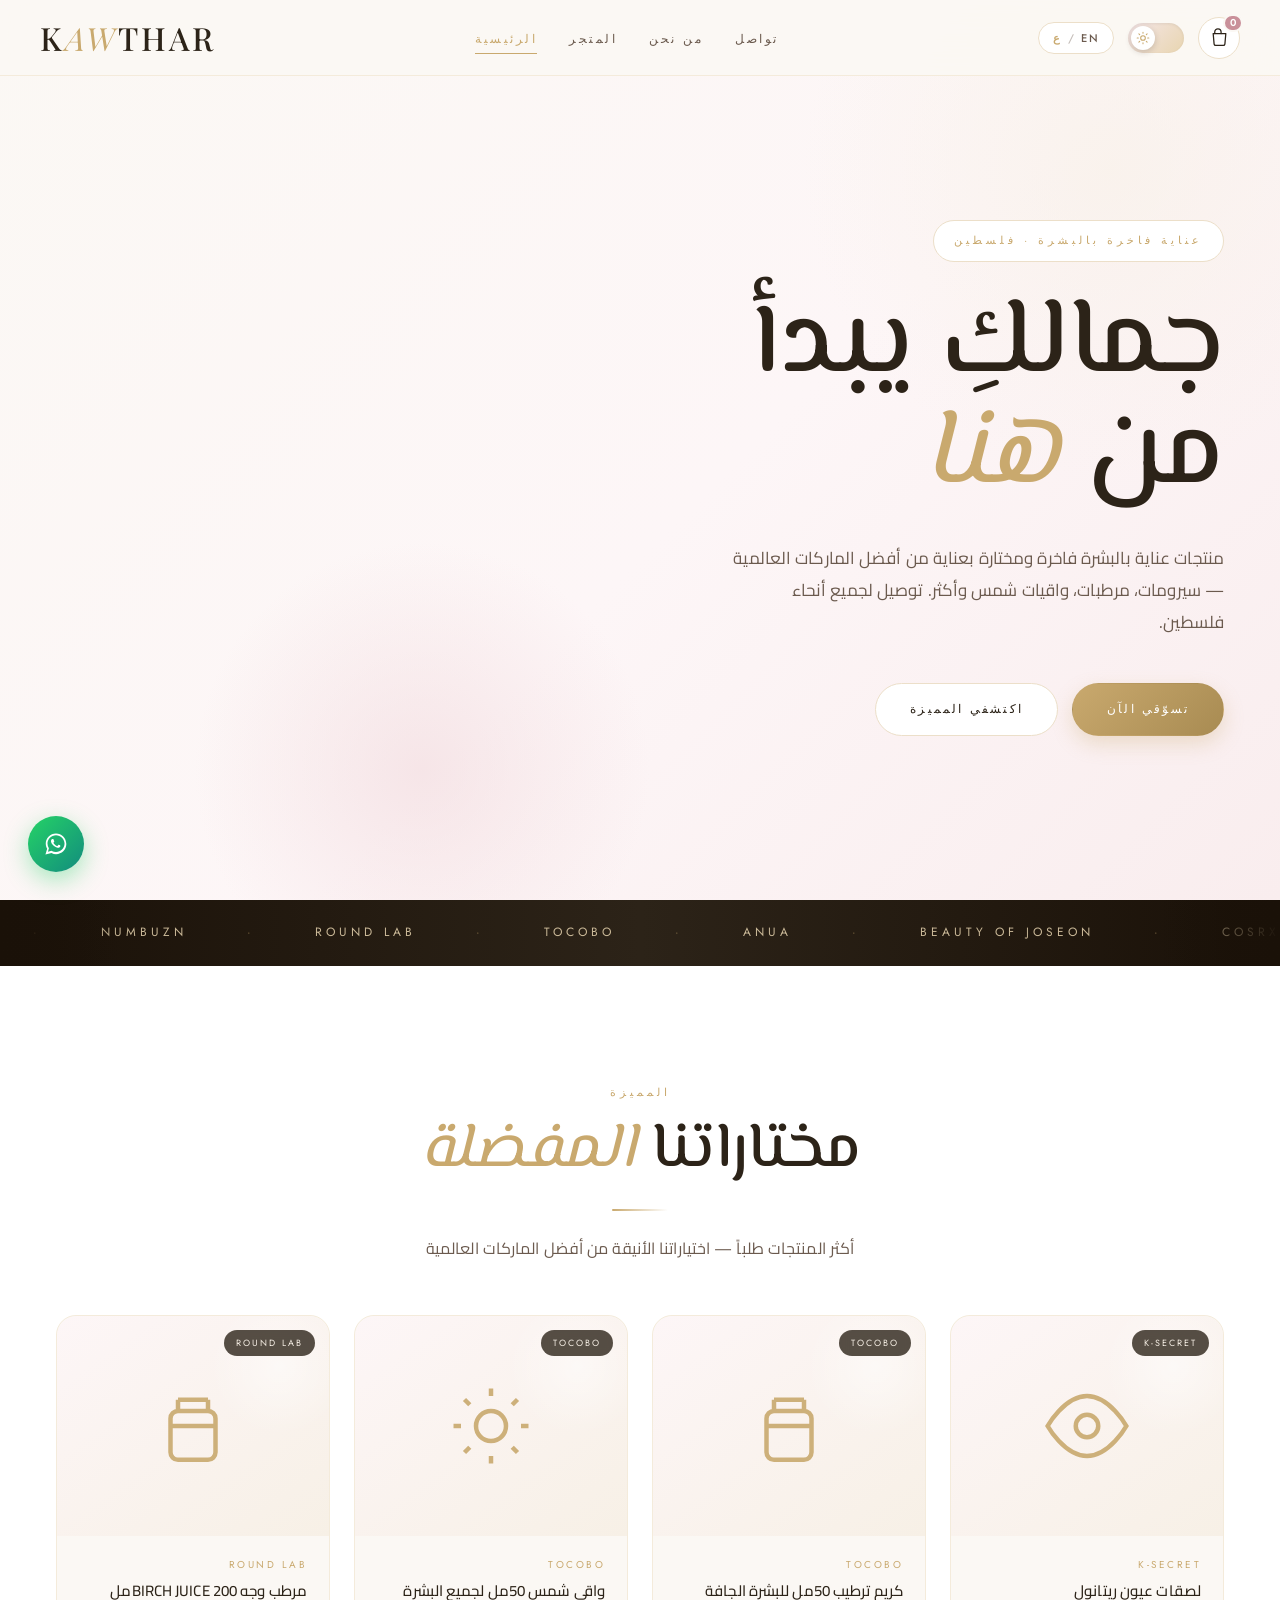
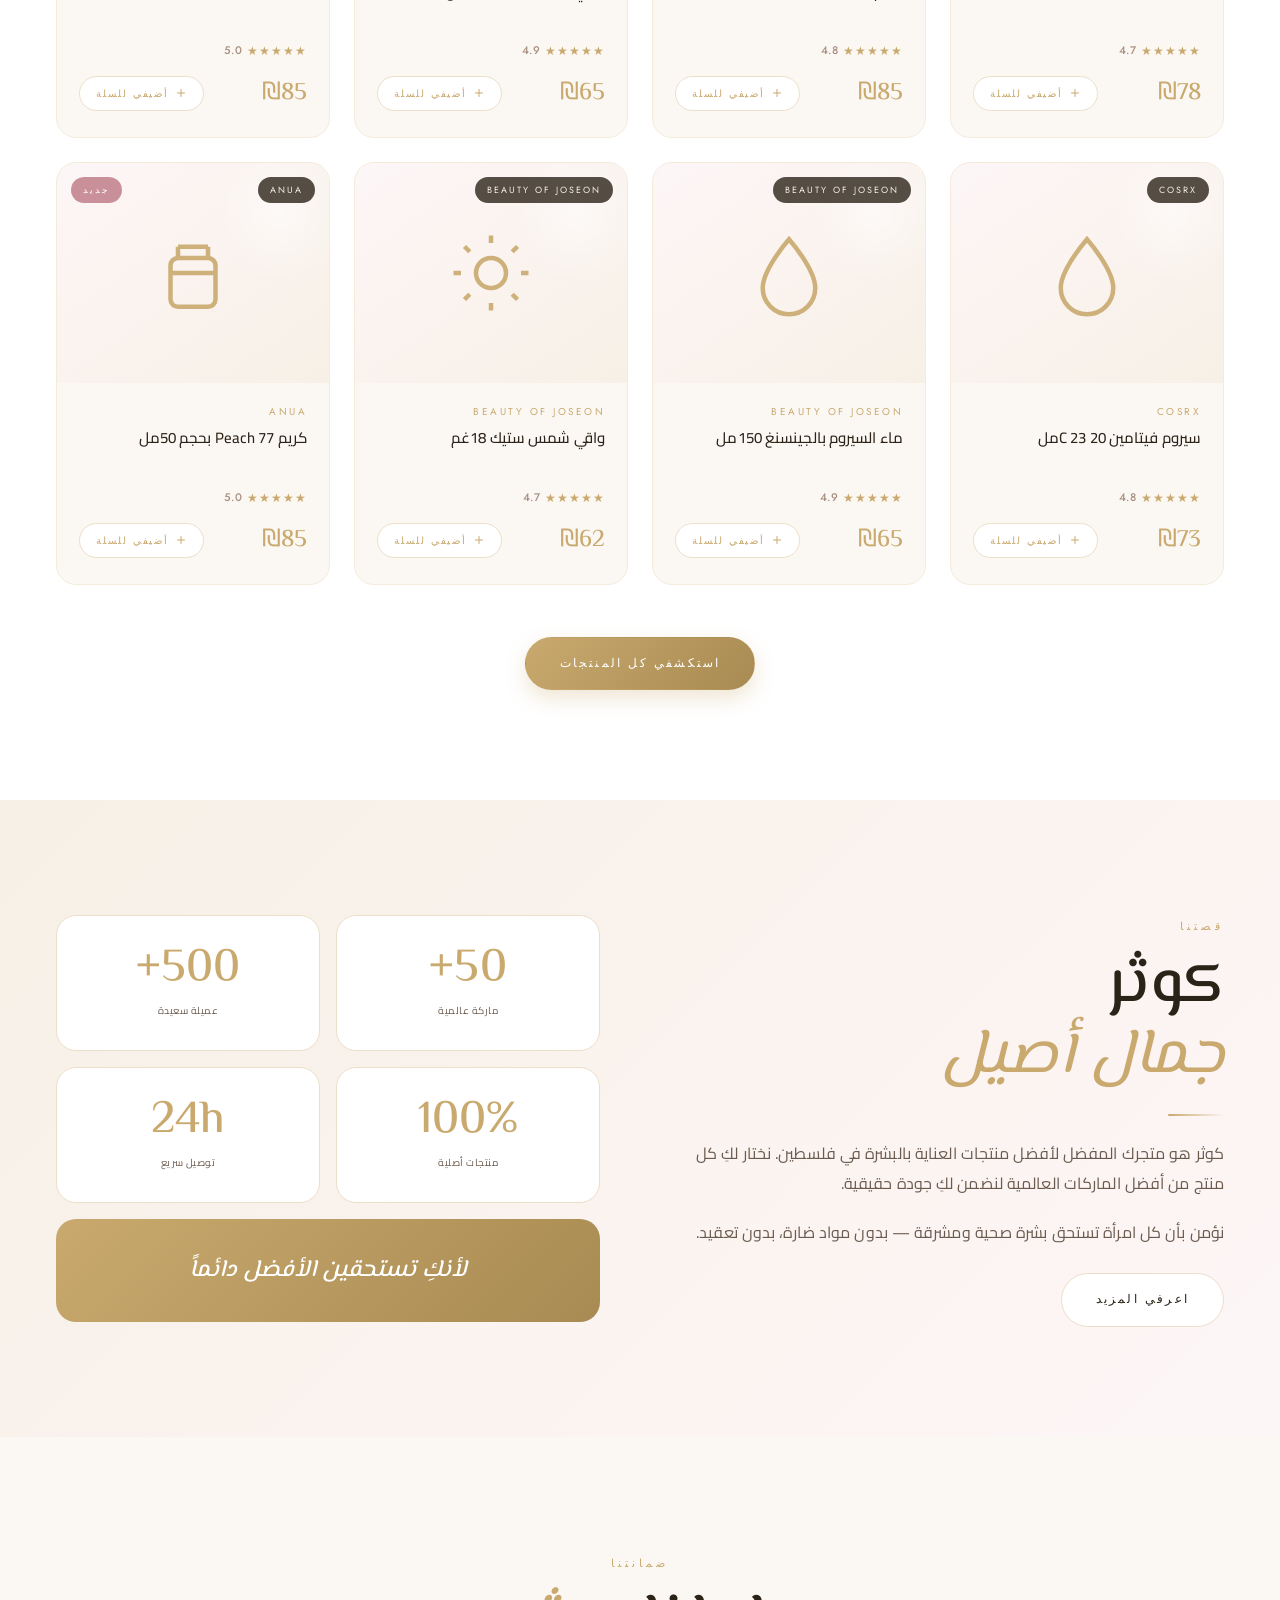
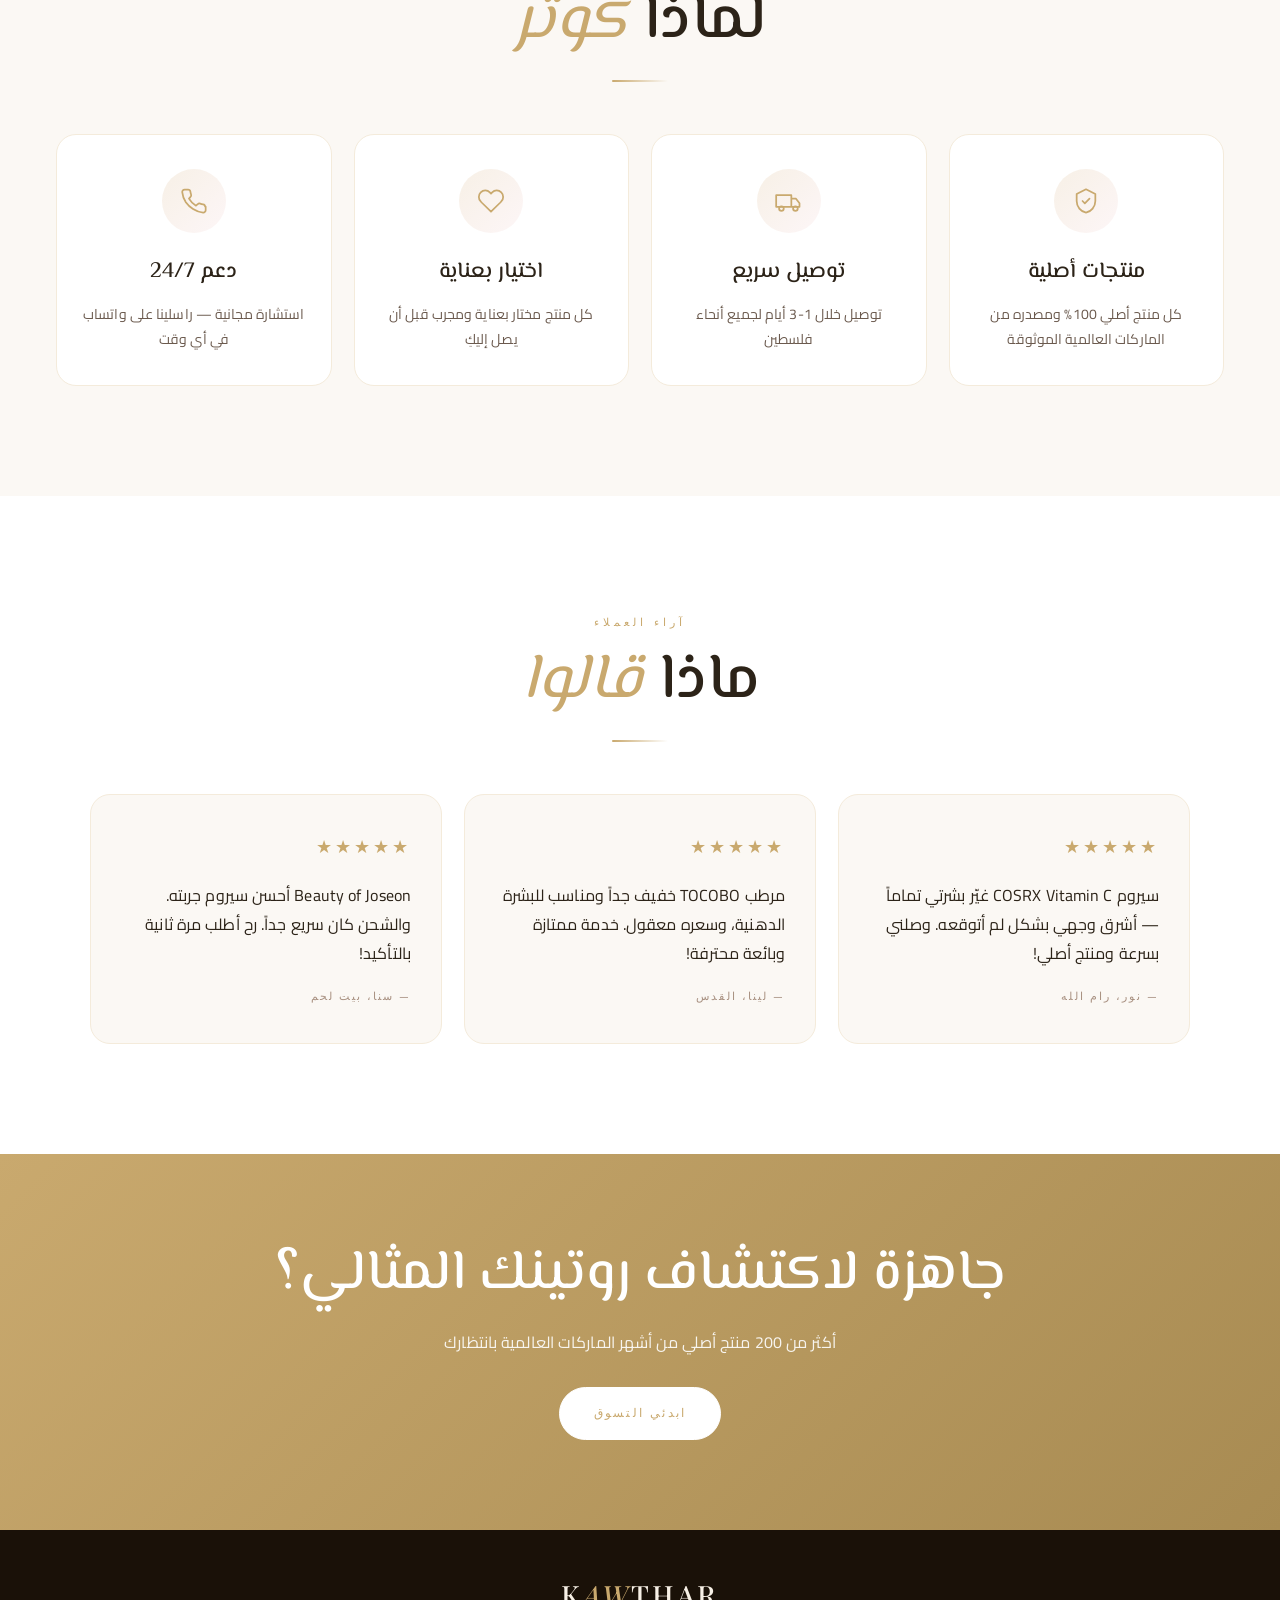
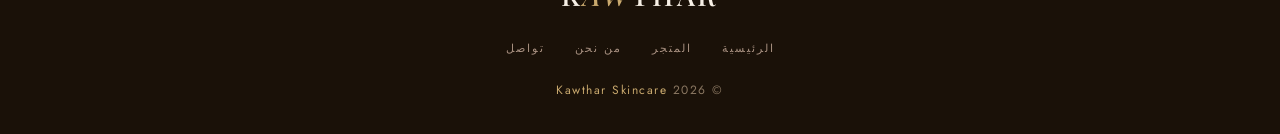
<file: index.html>
<!DOCTYPE html>
<html lang="ar" dir="rtl">
<head>
<meta charset="UTF-8">
<meta name="viewport" content="width=device-width, initial-scale=1.0">
<title data-ar="كوثر | عناية فاخرة بالبشرة" data-en="Kawthar | Luxury Skincare">كوثر | عناية فاخرة بالبشرة</title>
<link rel="preconnect" href="https://fonts.googleapis.com">
<link rel="preconnect" href="https://fonts.gstatic.com" crossorigin>
<link href="https://fonts.googleapis.com/css2?family=Playfair+Display:ital,wght@0,400;0,500;0,600;1,400;1,500&family=Cormorant+Garamond:ital,wght@0,400;0,500;1,400&family=Jost:wght@300;400;500;600&family=Cairo:wght@300;400;500;600;700&family=El+Messiri:wght@400;500;600;700&display=swap" rel="stylesheet">
<link rel="stylesheet" href="shared.css">
</head>
<body>

<nav></nav>

<section class="hero">
  <div class="hero-content">
    <span class="hero-tag" data-ar="عناية فاخرة بالبشرة · فلسطين" data-en="Luxury Skincare · Palestine">عناية فاخرة بالبشرة · فلسطين</span>
    <h1>
      <span data-ar="جمالكِ يبدأ" data-en="Your beauty">جمالكِ يبدأ</span><br>
      <span data-ar="من" data-en="begins">من</span> <em data-ar="هنا" data-en="here">هنا</em>
    </h1>
    <p data-ar="منتجات عناية بالبشرة فاخرة ومختارة بعناية من أفضل الماركات العالمية — سيرومات، مرطبات، واقيات شمس وأكثر. توصيل لجميع أنحاء فلسطين."
       data-en="Luxury skincare hand-picked from the world's finest brands — serums, moisturizers, sunscreens and more. Delivery across Palestine.">
      منتجات عناية بالبشرة فاخرة ومختارة بعناية من أفضل الماركات العالمية — سيرومات، مرطبات، واقيات شمس وأكثر. توصيل لجميع أنحاء فلسطين.
    </p>
    <div class="hero-btns">
      <a href="shop.html" class="btn btn-gold" data-ar="تسوّقي الآن" data-en="Shop Now">تسوّقي الآن</a>
      <a href="#featured" class="btn btn-soft" data-ar="اكتشفي المميزة" data-en="Discover Featured">اكتشفي المميزة</a>
    </div>
  </div>
</section>

<div class="brands-bar"></div>

<section class="products-section" id="featured">
  <div class="center-wrap" style="margin-bottom:52px">
    <span class="section-tag" data-ar="المميزة" data-en="Featured">المميزة</span>
    <h2 class="section-title">
      <span data-ar="مختاراتنا" data-en="Our">مختاراتنا</span>
      <em data-ar="المفضلة" data-en="Favorites">المفضلة</em>
    </h2>
    <div class="divider"></div>
    <p class="section-sub" data-ar="أكثر المنتجات طلباً — اختياراتنا الأنيقة من أفضل الماركات العالمية"
       data-en="The most-loved picks — our curated selection from the world's finest brands">
      أكثر المنتجات طلباً — اختياراتنا الأنيقة من أفضل الماركات العالمية
    </p>
  </div>
  <div class="product-grid" id="featuredGrid"></div>
  <div style="text-align:center;margin-top:52px">
    <a href="shop.html" class="btn btn-gold" data-ar="استكشفي كل المنتجات" data-en="Browse All Products">استكشفي كل المنتجات</a>
  </div>
</section>

<section class="about-section">
  <div class="about-content">
    <span class="section-tag" data-ar="قصتنا" data-en="Our Story">قصتنا</span>
    <h2 class="section-title">
      <span data-ar="كوثر" data-en="Kawthar">كوثر</span><br>
      <em data-ar="جمال أصيل" data-en="Timeless Beauty">جمال أصيل</em>
    </h2>
    <div class="divider"></div>
    <p class="section-sub" style="margin-bottom:18px"
       data-ar="كوثر هو متجرك المفضل لأفضل منتجات العناية بالبشرة في فلسطين. نختار لكِ كل منتج من أفضل الماركات العالمية لنضمن لكِ جودة حقيقية."
       data-en="Kawthar is your favorite destination for the finest skincare in Palestine. Every product is hand-picked from the world's best brands to guarantee true quality.">
      كوثر هو متجرك المفضل لأفضل منتجات العناية بالبشرة في فلسطين.
    </p>
    <p class="section-sub" style="margin-bottom:26px"
       data-ar="نؤمن بأن كل امرأة تستحق بشرة صحية ومشرقة — بدون مواد ضارة، بدون تعقيد."
       data-en="We believe every woman deserves healthy, glowing skin — no harsh ingredients, no complications.">
      نؤمن بأن كل امرأة تستحق بشرة صحية ومشرقة.
    </p>
    <a href="about.html" class="btn btn-soft" data-ar="اعرفي المزيد" data-en="Learn More">اعرفي المزيد</a>
  </div>
  <div class="about-visuals">
    <div class="about-stat"><span class="num">50+</span><span class="lbl lbl-ar" data-ar="ماركة عالمية" data-en="Global Brands">ماركة عالمية</span></div>
    <div class="about-stat"><span class="num">500+</span><span class="lbl lbl-ar" data-ar="عميلة سعيدة" data-en="Happy Clients">عميلة سعيدة</span></div>
    <div class="about-stat"><span class="num">100%</span><span class="lbl lbl-ar" data-ar="منتجات أصلية" data-en="Authentic">منتجات أصلية</span></div>
    <div class="about-stat"><span class="num">24h</span><span class="lbl lbl-ar" data-ar="توصيل سريع" data-en="Fast Delivery">توصيل سريع</span></div>
    <div class="about-big"><p data-ar="لأنكِ تستحقين الأفضل دائماً" data-en="Because you always deserve the best">لأنكِ تستحقين الأفضل دائماً</p></div>
  </div>
</section>

<section class="policy-section center-wrap">
  <span class="section-tag" data-ar="ضمانتنا" data-en="Our Promise">ضمانتنا</span>
  <h2 class="section-title"><span data-ar="لماذا" data-en="Why">لماذا</span> <em data-ar="كوثر" data-en="Kawthar">كوثر</em></h2>
  <div class="divider"></div>
  <div class="policy-grid">
    <div class="policy-card">
      <div class="policy-icon" id="pIcon1"></div>
      <h3 data-ar="منتجات أصلية" data-en="100% Authentic">منتجات أصلية</h3>
      <p data-ar="كل منتج أصلي 100% ومصدره من الماركات العالمية الموثوقة" data-en="Every product is 100% genuine, sourced from trusted global brands.">
        كل منتج أصلي 100% ومصدره من الماركات العالمية الموثوقة
      </p>
    </div>
    <div class="policy-card">
      <div class="policy-icon" id="pIcon2"></div>
      <h3 data-ar="توصيل سريع" data-en="Fast Delivery">توصيل سريع</h3>
      <p data-ar="توصيل خلال 1-3 أيام لجميع أنحاء فلسطين" data-en="1–3 day delivery all across Palestine.">
        توصيل خلال 1-3 أيام لجميع أنحاء فلسطين
      </p>
    </div>
    <div class="policy-card">
      <div class="policy-icon" id="pIcon3"></div>
      <h3 data-ar="اختيار بعناية" data-en="Hand-picked">اختيار بعناية</h3>
      <p data-ar="كل منتج مختار بعناية ومجرب قبل أن يصل إليكِ" data-en="Every item is tried and tested before it reaches you.">
        كل منتج مختار بعناية ومجرب قبل أن يصل إليكِ
      </p>
    </div>
    <div class="policy-card">
      <div class="policy-icon" id="pIcon4"></div>
      <h3 data-ar="دعم 24/7" data-en="24/7 Support">دعم 24/7</h3>
      <p data-ar="استشارة مجانية — راسلينا على واتساب في أي وقت" data-en="Free consultation — message us on WhatsApp anytime.">
        استشارة مجانية — راسلينا على واتساب في أي وقت
      </p>
    </div>
  </div>
</section>

<section class="reviews-section">
  <span class="section-tag" data-ar="آراء العملاء" data-en="Testimonials">آراء العملاء</span>
  <h2 class="section-title"><span data-ar="ماذا" data-en="What they">ماذا</span> <em data-ar="قالوا" data-en="say">قالوا</em></h2>
  <div class="divider" style="margin:22px auto"></div>
  <div class="reviews-grid">
    <div class="review-card">
      <div class="stars">★★★★★</div>
      <blockquote data-ar="سيروم COSRX Vitamin C غيّر بشرتي تماماً — أشرق وجهي بشكل لم أتوقعه. وصلني بسرعة ومنتج أصلي!"
                  data-en="COSRX Vitamin C serum completely changed my skin — my face glows like never before. Arrived quickly, 100% authentic!">
        "سيروم COSRX Vitamin C غيّر بشرتي تماماً — أشرق وجهي بشكل لم أتوقعه."
      </blockquote>
      <div class="reviewer" data-ar="— نور، رام الله" data-en="— Noor, Ramallah">— نور، رام الله</div>
    </div>
    <div class="review-card">
      <div class="stars">★★★★★</div>
      <blockquote data-ar="مرطب TOCOBO خفيف جداً ومناسب للبشرة الدهنية، وسعره معقول. خدمة ممتازة وبائعة محترفة!"
                  data-en="TOCOBO moisturizer is so lightweight, perfect for oily skin, and priced fairly. Excellent service!">
        "مرطب TOCOBO خفيف جداً ومناسب للبشرة الدهنية."
      </blockquote>
      <div class="reviewer" data-ar="— لينا، القدس" data-en="— Lina, Jerusalem">— لينا، القدس</div>
    </div>
    <div class="review-card">
      <div class="stars">★★★★★</div>
      <blockquote data-ar="Beauty of Joseon أحسن سيروم جربته. والشحن كان سريع جداً. رح أطلب مرة ثانية بالتأكيد!"
                  data-en="Beauty of Joseon is the best serum I've tried. Super fast shipping — definitely ordering again!">
        "Beauty of Joseon أحسن سيروم جربته."
      </blockquote>
      <div class="reviewer" data-ar="— سنا، بيت لحم" data-en="— Sana, Bethlehem">— سنا، بيت لحم</div>
    </div>
  </div>
</section>

<section class="cta-banner">
  <h2 data-ar="جاهزة لاكتشاف روتينك المثالي؟" data-en="Ready to find your perfect routine?">جاهزة لاكتشاف روتينك المثالي؟</h2>
  <p data-ar="أكثر من 200 منتج أصلي من أشهر الماركات العالمية بانتظارك" data-en="Over 200 authentic products from top global brands are waiting for you">
    أكثر من 200 منتج أصلي من أشهر الماركات العالمية بانتظارك
  </p>
  <a href="shop.html" class="btn btn-soft" data-ar="ابدئي التسوق" data-en="Start Shopping">ابدئي التسوق</a>
</section>

<footer></footer>

<script src="shared.js"></script>
<script>
document.getElementById('pIcon1').innerHTML = ICONS.shield;
document.getElementById('pIcon2').innerHTML = ICONS.truck;
document.getElementById('pIcon3').innerHTML = ICONS.heart;
document.getElementById('pIcon4').innerHTML = ICONS.phone;

const featured = products.filter(p => p.isFeatured).slice(0, 8);
window.filteredProducts = featured;

function renderFeatured(){
  document.getElementById('featuredGrid').innerHTML = featured.map((p,i)=> productCardHTML(p, i)).join('');
}
renderFeatured();
window.renderActiveProducts = renderFeatured;

initKawthar({ active: 'home', source: 'filteredProducts' });
</script>
</body>
</html>
</file>
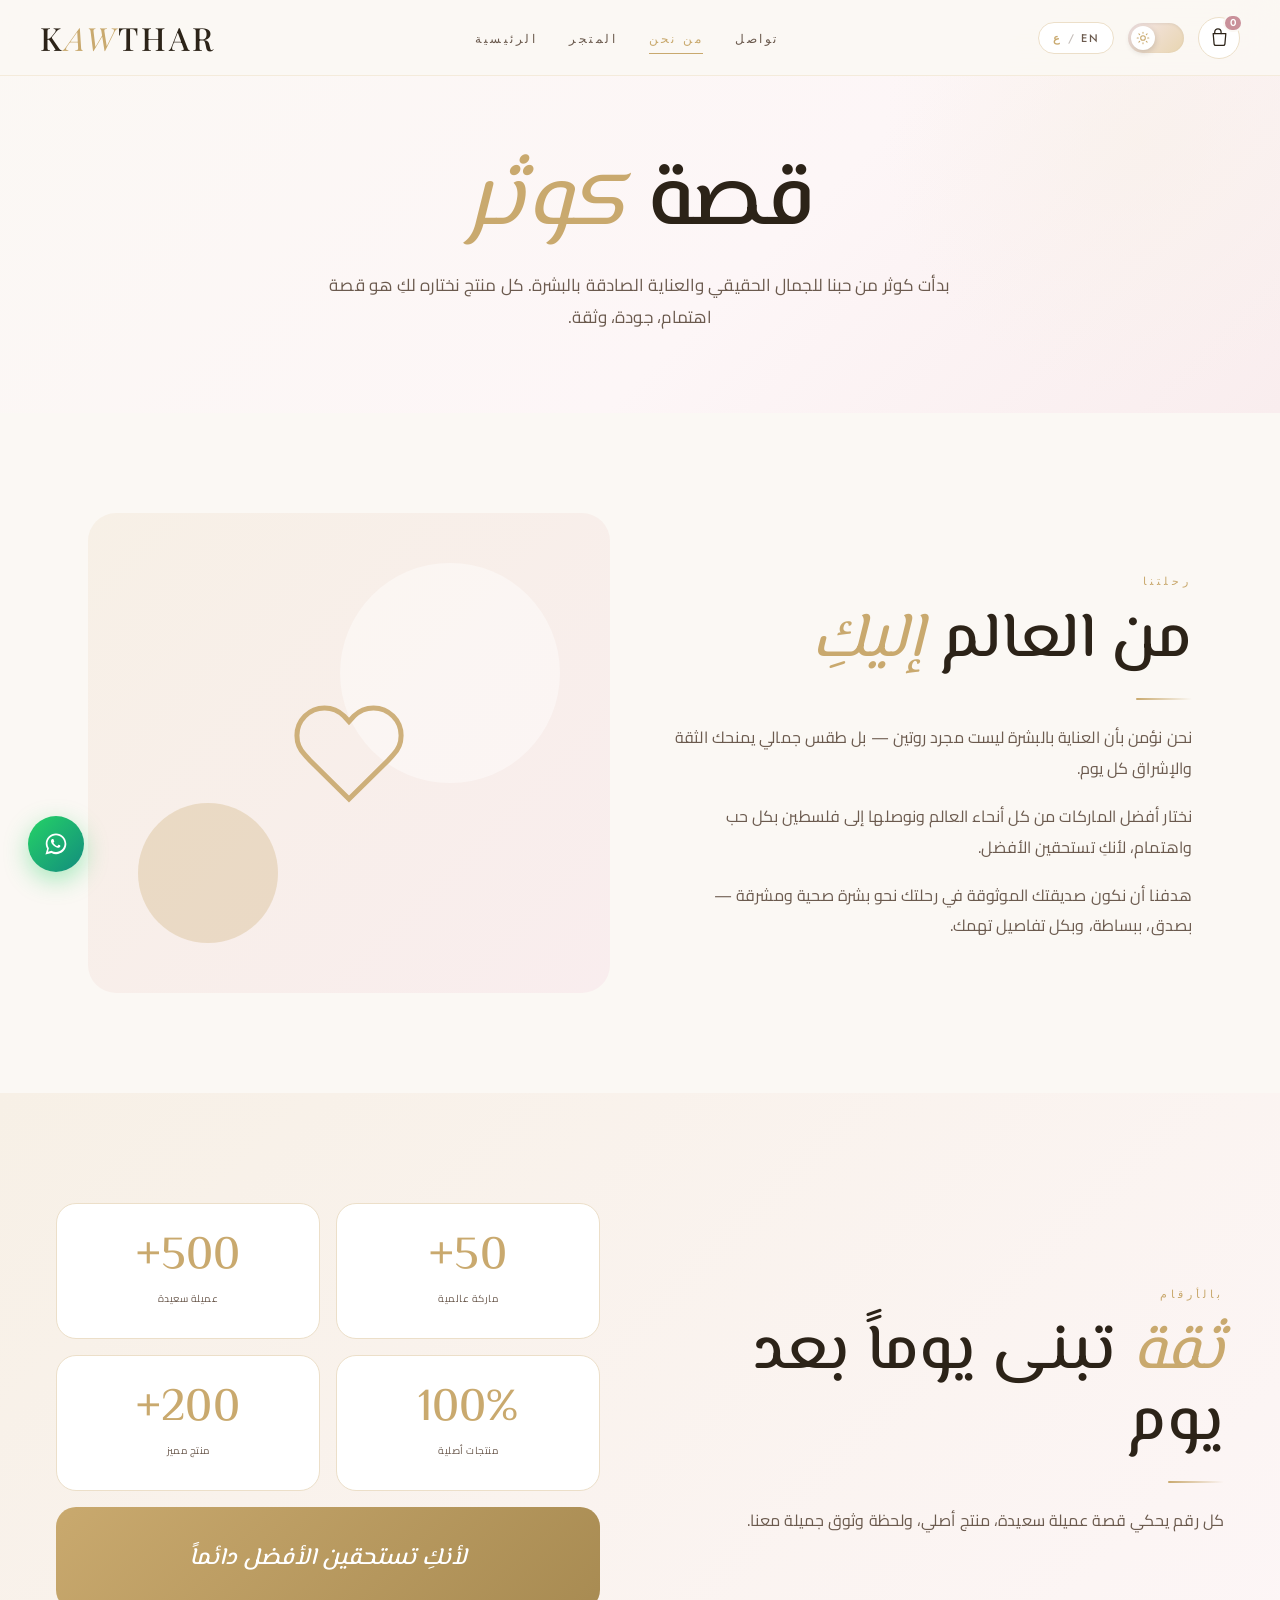
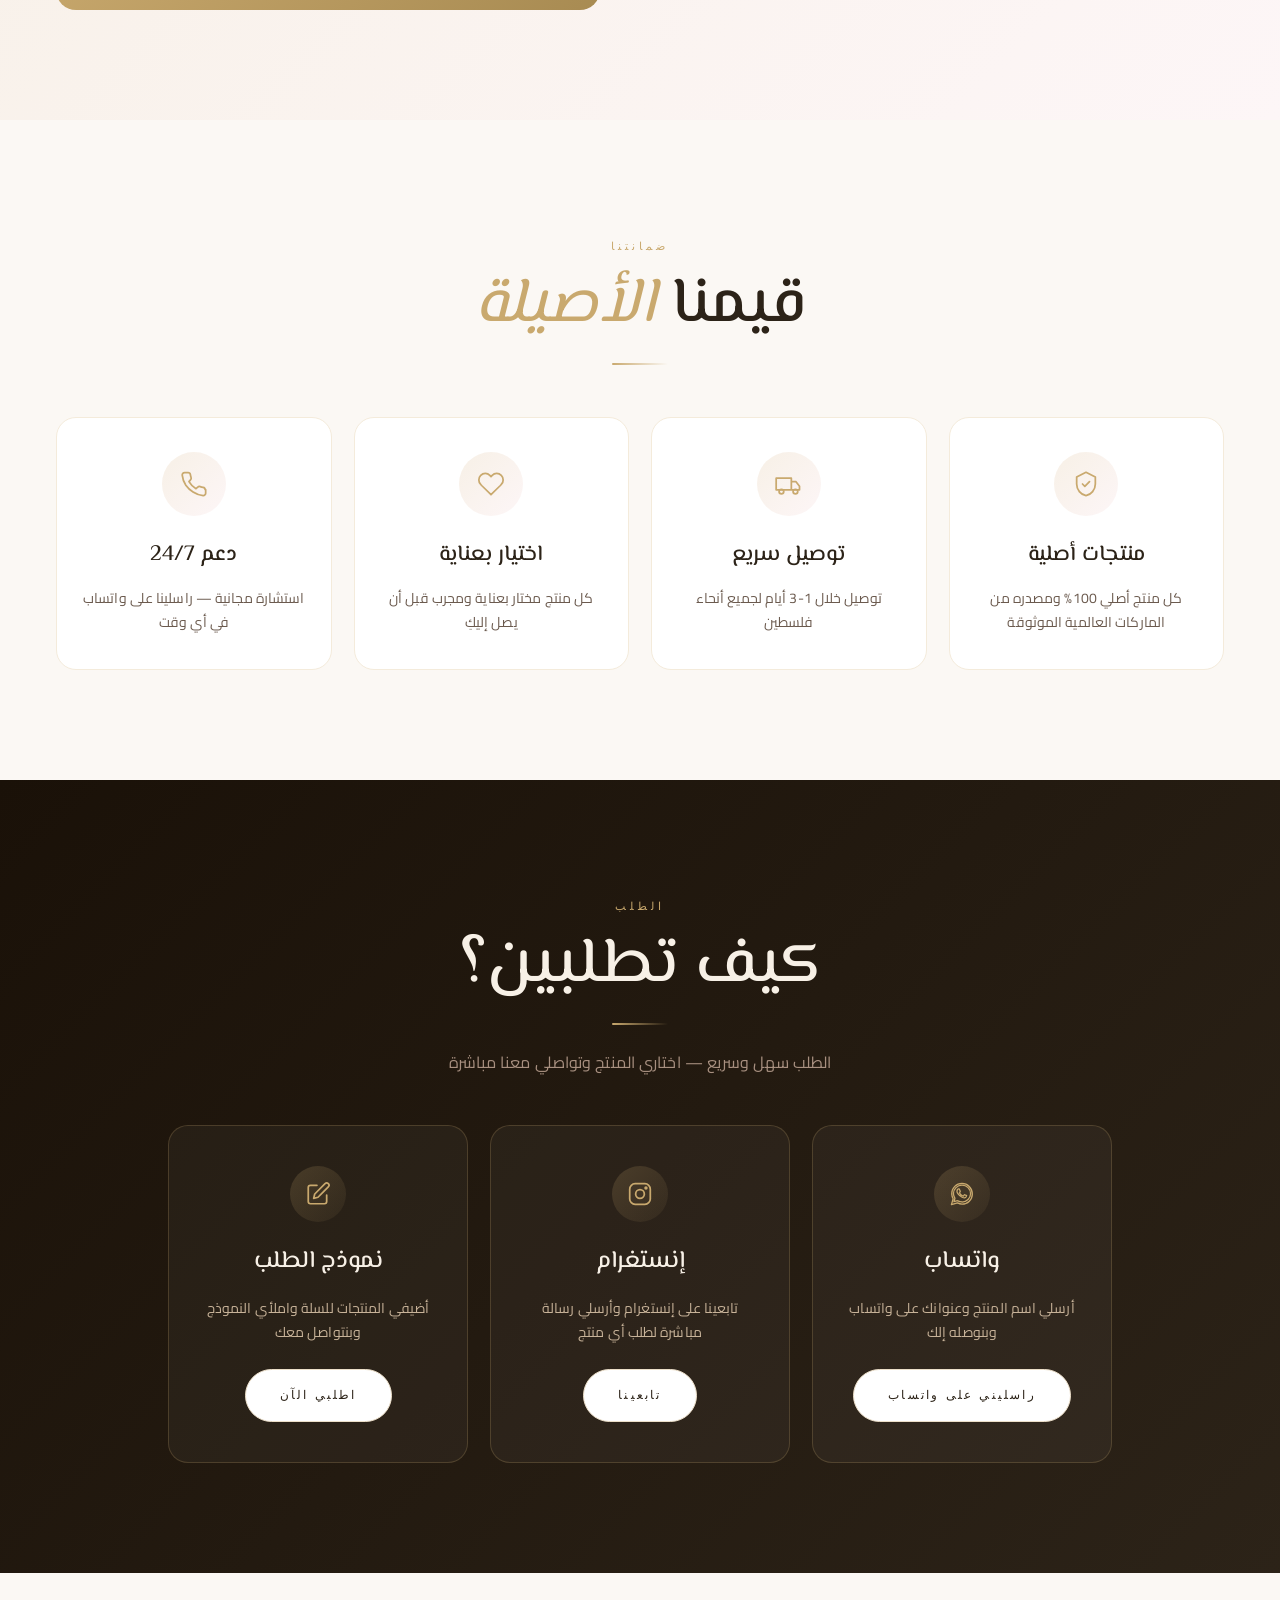
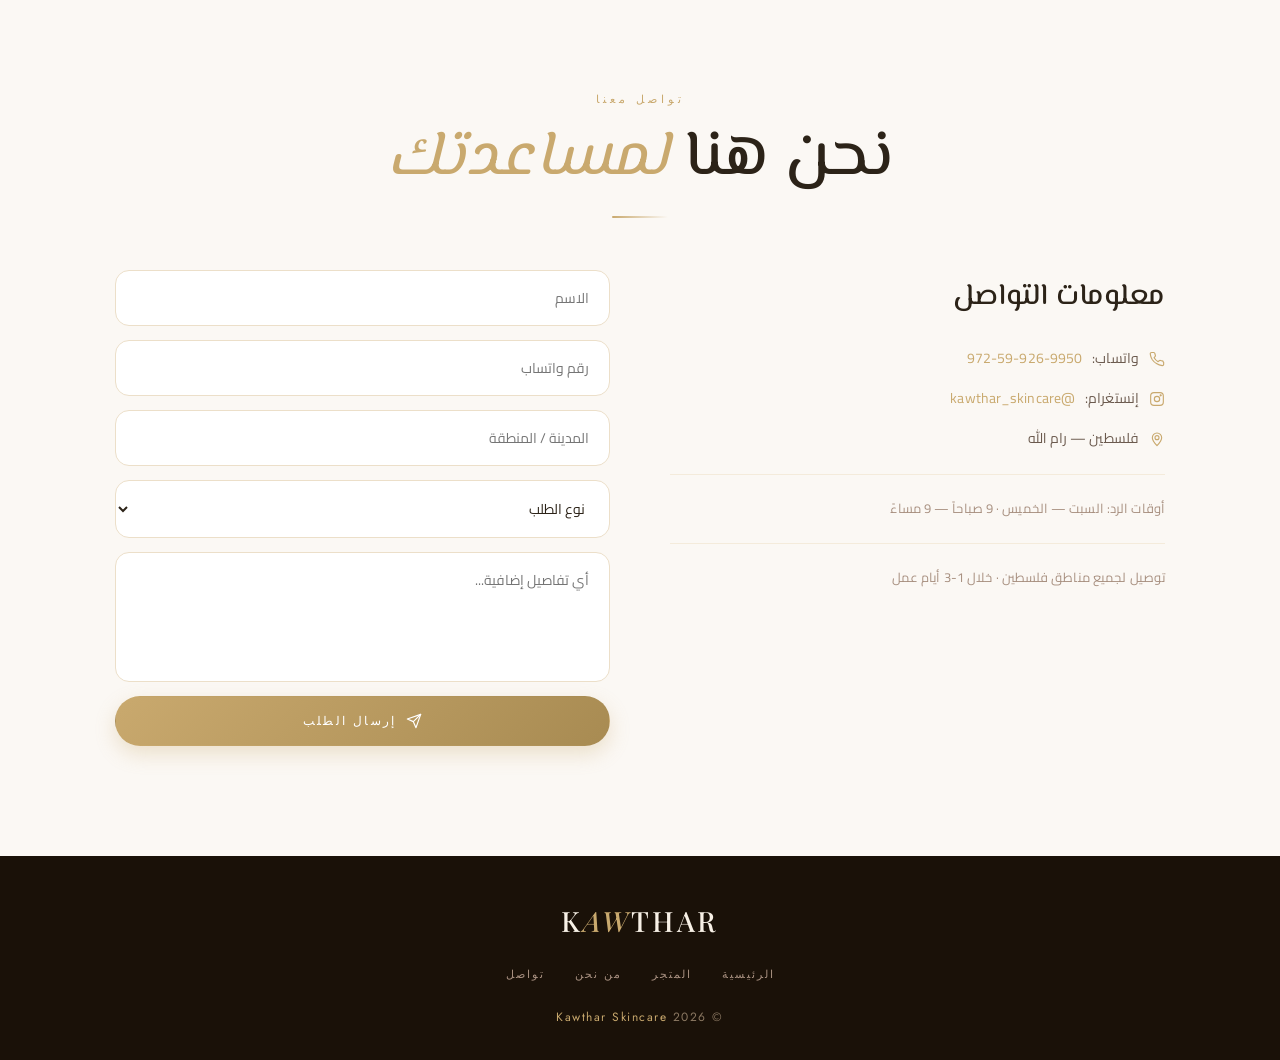
<file: about.html>
<!DOCTYPE html>
<html lang="ar" dir="rtl">
<head>
<meta charset="UTF-8">
<meta name="viewport" content="width=device-width, initial-scale=1.0">
<title data-ar="من نحن | كوثر" data-en="About | Kawthar">من نحن | كوثر</title>
<link rel="preconnect" href="https://fonts.googleapis.com">
<link rel="preconnect" href="https://fonts.gstatic.com" crossorigin>
<link href="https://fonts.googleapis.com/css2?family=Playfair+Display:ital,wght@0,400;0,500;0,600;1,400;1,500&family=Cormorant+Garamond:ital,wght@0,400;0,500;1,400&family=Jost:wght@300;400;500;600&family=Cairo:wght@300;400;500;600;700&family=El+Messiri:wght@400;500;600;700&display=swap" rel="stylesheet">
<link rel="stylesheet" href="shared.css">
<style>
.about-hero{
  padding: calc(var(--nav-h) + 80px) 56px 80px;
  background: linear-gradient(135deg, var(--cream) 0%, var(--pink-soft) 60%, var(--pink) 100%);
  text-align:center;position:relative;overflow:hidden;
}
.about-hero::before{content:'';position:absolute;top:-120px;right:-120px;width:520px;height:520px;border-radius:50%;background:radial-gradient(circle,var(--gold-pale),transparent 70%);opacity:.5}
.about-hero h1{
  font-family:var(--font-display);
  font-size:clamp(52px,7vw,92px);
  font-weight:500;line-height:1.05;color:var(--text);
  margin-bottom:20px;letter-spacing:1px;position:relative;
}
.about-hero h1 em{color:var(--gold);font-style:italic;font-weight:400}
.about-hero p{color:var(--text-mid);font-size:17px;line-height:1.85;max-width:640px;margin:0 auto;position:relative}

.story-section{padding:100px 48px;background:var(--bg);display:flex;gap:60px;align-items:center;flex-wrap:wrap;max-width:1200px;margin:0 auto}
.story-text{flex:1;min-width:300px}
.story-visual{
  flex:1;min-width:280px;height:480px;
  background: linear-gradient(135deg, var(--gold-pale) 0%, var(--pink) 100%);
  border-radius: var(--radius-lg);
  position:relative;overflow:hidden;
  display:flex;align-items:center;justify-content:center;
}
.story-visual::before{content:'';position:absolute;width:220px;height:220px;border-radius:50%;background:rgba(255,255,255,.4);top:50px;right:50px}
.story-visual::after{content:'';position:absolute;width:140px;height:140px;border-radius:50%;background:rgba(201,169,110,.3);bottom:50px;left:50px}
.story-visual svg{width:120px;height:120px;stroke:var(--gold);fill:none;stroke-width:1;position:relative;z-index:2;opacity:.9}

@media(max-width:768px){
  .about-hero{padding: calc(var(--nav-h) + 40px) 22px 60px}
  .story-section{padding:70px 22px;gap:40px}
  .story-visual{height:340px}
}
</style>
</head>
<body>

<nav></nav>

<section class="about-hero">
  <h1>
    <span data-ar="قصة" data-en="The story of">قصة</span>
    <em data-ar="كوثر" data-en="Kawthar">كوثر</em>
  </h1>
  <p data-ar="بدأت كوثر من حبنا للجمال الحقيقي والعناية الصادقة بالبشرة. كل منتج نختاره لكِ هو قصة اهتمام، جودة، وثقة."
     data-en="Kawthar began from our love for real beauty and honest skincare. Every product we choose is a story of care, quality, and trust.">
    بدأت كوثر من حبنا للجمال الحقيقي والعناية الصادقة بالبشرة.
  </p>
</section>

<section class="story-section">
  <div class="story-text">
    <span class="section-tag" data-ar="رحلتنا" data-en="Our Journey">رحلتنا</span>
    <h2 class="section-title">
      <span data-ar="من العالم" data-en="From the world">من العالم</span>
      <em data-ar="إليكِ" data-en="to you">إليكِ</em>
    </h2>
    <div class="divider"></div>
    <p class="section-sub" style="margin-bottom:18px"
       data-ar="نحن نؤمن بأن العناية بالبشرة ليست مجرد روتين — بل طقس جمالي يمنحك الثقة والإشراق كل يوم."
       data-en="We believe skincare is more than a routine — it's a daily ritual that gives you confidence and radiance.">
      نحن نؤمن بأن العناية بالبشرة ليست مجرد روتين — بل طقس جمالي يمنحك الثقة والإشراق كل يوم.
    </p>
    <p class="section-sub" style="margin-bottom:18px"
       data-ar="نختار أفضل الماركات من كل أنحاء العالم ونوصلها إلى فلسطين بكل حب واهتمام، لأنكِ تستحقين الأفضل."
       data-en="We curate the finest brands from around the world and deliver them to Palestine with love and care, because you deserve the best.">
      نختار أفضل الماركات من كل أنحاء العالم ونوصلها إلى فلسطين بكل حب واهتمام.
    </p>
    <p class="section-sub"
       data-ar="هدفنا أن نكون صديقتك الموثوقة في رحلتك نحو بشرة صحية ومشرقة — بصدق، ببساطة، وبكل تفاصيل تهمك."
       data-en="Our goal is to be your trusted friend on your journey to healthy, glowing skin — honestly, simply, and with every detail you care about.">
      هدفنا أن نكون صديقتك الموثوقة في رحلتك نحو بشرة صحية ومشرقة.
    </p>
  </div>
  <div class="story-visual">
    <svg viewBox="0 0 24 24"><path d="M20.8 4.6a5.5 5.5 0 0 0-7.8 0L12 5.7l-1-1.1a5.5 5.5 0 0 0-7.8 7.8l1 1.1L12 21.2l7.8-7.7 1-1.1a5.5 5.5 0 0 0 0-7.8z"/></svg>
  </div>
</section>

<section class="about-section">
  <div class="about-content">
    <span class="section-tag" data-ar="بالأرقام" data-en="By the numbers">بالأرقام</span>
    <h2 class="section-title">
      <em data-ar="ثقة" data-en="Trust">ثقة</em>
      <span data-ar="تبنى يوماً بعد يوم" data-en="built day by day">تبنى يوماً بعد يوم</span>
    </h2>
    <div class="divider"></div>
    <p class="section-sub"
       data-ar="كل رقم يحكي قصة عميلة سعيدة، منتج أصلي، ولحظة وثوق جميلة معنا."
       data-en="Every number tells a story of a happy customer, an authentic product, and a beautiful moment of trust.">
      كل رقم يحكي قصة عميلة سعيدة، منتج أصلي، ولحظة وثوق جميلة معنا.
    </p>
  </div>
  <div class="about-visuals">
    <div class="about-stat"><span class="num">50+</span><span class="lbl lbl-ar" data-ar="ماركة عالمية" data-en="Global Brands">ماركة عالمية</span></div>
    <div class="about-stat"><span class="num">500+</span><span class="lbl lbl-ar" data-ar="عميلة سعيدة" data-en="Happy Clients">عميلة سعيدة</span></div>
    <div class="about-stat"><span class="num">100%</span><span class="lbl lbl-ar" data-ar="منتجات أصلية" data-en="Authentic">منتجات أصلية</span></div>
    <div class="about-stat"><span class="num">200+</span><span class="lbl lbl-ar" data-ar="منتج مميز" data-en="Curated Items">منتج مميز</span></div>
    <div class="about-big"><p data-ar="لأنكِ تستحقين الأفضل دائماً" data-en="Because you always deserve the best">لأنكِ تستحقين الأفضل دائماً</p></div>
  </div>
</section>

<section class="policy-section center-wrap">
  <span class="section-tag" data-ar="ضمانتنا" data-en="Our Promise">ضمانتنا</span>
  <h2 class="section-title"><span data-ar="قيمنا" data-en="Our">قيمنا</span> <em data-ar="الأصيلة" data-en="Values">الأصيلة</em></h2>
  <div class="divider"></div>
  <div class="policy-grid">
    <div class="policy-card">
      <div class="policy-icon" id="pIcon1"></div>
      <h3 data-ar="منتجات أصلية" data-en="100% Authentic">منتجات أصلية</h3>
      <p data-ar="كل منتج أصلي 100% ومصدره من الماركات العالمية الموثوقة" data-en="Every product is 100% genuine, sourced from trusted global brands.">
        كل منتج أصلي 100% ومصدره من الماركات العالمية الموثوقة
      </p>
    </div>
    <div class="policy-card">
      <div class="policy-icon" id="pIcon2"></div>
      <h3 data-ar="توصيل سريع" data-en="Fast Delivery">توصيل سريع</h3>
      <p data-ar="توصيل خلال 1-3 أيام لجميع أنحاء فلسطين" data-en="1–3 day delivery all across Palestine.">
        توصيل خلال 1-3 أيام لجميع أنحاء فلسطين
      </p>
    </div>
    <div class="policy-card">
      <div class="policy-icon" id="pIcon3"></div>
      <h3 data-ar="اختيار بعناية" data-en="Hand-picked">اختيار بعناية</h3>
      <p data-ar="كل منتج مختار بعناية ومجرب قبل أن يصل إليكِ" data-en="Every item is tried and tested before it reaches you.">
        كل منتج مختار بعناية ومجرب قبل أن يصل إليكِ
      </p>
    </div>
    <div class="policy-card">
      <div class="policy-icon" id="pIcon4"></div>
      <h3 data-ar="دعم 24/7" data-en="24/7 Support">دعم 24/7</h3>
      <p data-ar="استشارة مجانية — راسلينا على واتساب في أي وقت" data-en="Free consultation — message us on WhatsApp anytime.">
        استشارة مجانية — راسلينا على واتساب في أي وقت
      </p>
    </div>
  </div>
</section>

<section class="order-section">
  <span class="section-tag" data-ar="الطلب" data-en="How to Order">الطلب</span>
  <h2 class="section-title" data-ar="كيف تطلبين؟" data-en="How to order?">كيف تطلبين؟</h2>
  <div class="divider" style="background:linear-gradient(90deg,var(--gold),transparent);margin:22px auto"></div>
  <p class="section-sub"
     data-ar="الطلب سهل وسريع — اختاري المنتج وتواصلي معنا مباشرة"
     data-en="Ordering is easy and fast — pick your product and reach out to us.">
    الطلب سهل وسريع — اختاري المنتج وتواصلي معنا مباشرة
  </p>
  <div class="order-options">
    <div class="order-card">
      <div class="order-icon" id="oIcon1"></div>
      <h3 data-ar="واتساب" data-en="WhatsApp">واتساب</h3>
      <p data-ar="أرسلي اسم المنتج وعنوانك على واتساب وبنوصله إلك"
         data-en="Send us the product name and your address on WhatsApp and we'll deliver it.">
        أرسلي اسم المنتج وعنوانك على واتساب وبنوصله إلك
      </p>
      <a href="https://wa.me/972599269950" class="btn btn-soft" target="_blank"
         data-ar="راسليني على واتساب" data-en="Message us">راسليني على واتساب</a>
    </div>
    <div class="order-card">
      <div class="order-icon" id="oIcon2"></div>
      <h3 data-ar="إنستغرام" data-en="Instagram">إنستغرام</h3>
      <p data-ar="تابعينا على إنستغرام وأرسلي رسالة مباشرة لطلب أي منتج"
         data-en="Follow us on Instagram and DM us to order any product.">
        تابعينا على إنستغرام وأرسلي رسالة مباشرة لطلب أي منتج
      </p>
      <a href="https://instagram.com/kawthar_skincare" class="btn btn-soft" target="_blank"
         data-ar="تابعينا" data-en="Follow us">تابعينا على إنستغرام</a>
    </div>
    <div class="order-card">
      <div class="order-icon" id="oIcon3"></div>
      <h3 data-ar="نموذج الطلب" data-en="Order Form">نموذج الطلب</h3>
      <p data-ar="أضيفي المنتجات للسلة واملأي النموذج وبنتواصل معك"
         data-en="Add items to your bag, fill the form, and we'll get in touch.">
        أضيفي المنتجات للسلة واملأي النموذج وبنتواصل معك
      </p>
      <a href="#contact" class="btn btn-soft" data-ar="اطلبي الآن" data-en="Order Now">اطلبي الآن</a>
    </div>
  </div>
</section>

<section class="contact-section" id="contact">
  <span class="section-tag" data-ar="تواصل معنا" data-en="Get in Touch">تواصل معنا</span>
  <h2 class="section-title"><span data-ar="نحن هنا" data-en="We're here">نحن هنا</span> <em data-ar="لمساعدتك" data-en="to help">لمساعدتك</em></h2>
  <div class="divider" style="margin:22px auto"></div>

  <div class="contact-wrap">
    <div class="contact-info">
      <h3 data-ar="معلومات التواصل" data-en="Contact Info">معلومات التواصل</h3>
      <p id="cInfoPhone"></p>
      <p id="cInfoInsta"></p>
      <p id="cInfoMap"></p>
      <span class="meta"
            data-ar="أوقات الرد: السبت — الخميس · 9 صباحاً — 9 مساءً"
            data-en="Reply hours: Sat — Thu · 9 AM — 9 PM">
        أوقات الرد: السبت — الخميس · 9 صباحاً — 9 مساءً
      </span>
      <span class="meta"
            data-ar="توصيل لجميع مناطق فلسطين · خلال 1-3 أيام عمل"
            data-en="Delivery across Palestine · 1–3 business days">
        توصيل لجميع مناطق فلسطين · خلال 1-3 أيام عمل
      </span>
    </div>
    <div class="contact-form-wrap">
      <form class="contact-form" id="orderForm" onsubmit="submitOrder(event)">
        <input type="hidden" name="_subject" value="طلب جديد من موقع كوثر" />
        <input type="hidden" name="_language" value="ar" />
        <input type="hidden" name="cart_items" id="hiddenCart" value="" />
        <input type="hidden" name="cart_total" id="hiddenTotal" value="" />

        <input type="text" name="name" required
               data-ar-placeholder="الاسم" data-en-placeholder="Full name"
               placeholder="الاسم" />
        <input type="tel" name="phone" required
               data-ar-placeholder="رقم واتساب" data-en-placeholder="WhatsApp number"
               placeholder="رقم واتساب" />
        <input type="text" name="city" required
               data-ar-placeholder="المدينة / المنطقة" data-en-placeholder="City / Region"
               placeholder="المدينة / المنطقة" />
        <select name="order_type">
          <option value="" data-ar="نوع الطلب" data-en="Order type">نوع الطلب</option>
          <option data-ar="طلب من السلة" data-en="Order from bag">طلب من السلة</option>
          <option data-ar="استفسار عن منتج" data-en="Product inquiry">استفسار عن منتج</option>
          <option data-ar="طلب مخصص" data-en="Custom order">طلب مخصص</option>
          <option data-ar="سؤال عن الشحن" data-en="Shipping question">سؤال عن الشحن</option>
        </select>
        <textarea name="message"
                  data-ar-placeholder="أي تفاصيل إضافية..."
                  data-en-placeholder="Any additional details..."
                  placeholder="أي تفاصيل إضافية..."></textarea>

        <div id="cartSummaryBox"></div>

        <button type="submit" class="btn btn-gold" id="submitBtn" style="width:100%">
          <svg viewBox="0 0 24 24" style="width:16px;height:16px;stroke:currentColor;fill:none;stroke-width:1.8;stroke-linecap:round;stroke-linejoin:round"><path d="M22 2L11 13"/><path d="M22 2l-7 20-4-9-9-4 20-7z"/></svg>
          <span class="btn-label" data-ar="إرسال الطلب" data-en="Send order">إرسال الطلب</span>
        </button>

        <div id="successMsg"
             data-ar="تم إرسال طلبك بنجاح! سنتواصل معك على واتساب خلال ساعات."
             data-en="Your order was sent! We'll reach out on WhatsApp shortly.">
          تم إرسال طلبك بنجاح! سنتواصل معك على واتساب خلال ساعات.
        </div>
      </form>
    </div>
  </div>
</section>

<footer></footer>

<script src="shared.js"></script>
<script>
// Policy icons
document.getElementById('pIcon1').innerHTML = ICONS.shield;
document.getElementById('pIcon2').innerHTML = ICONS.truck;
document.getElementById('pIcon3').innerHTML = ICONS.heart;
document.getElementById('pIcon4').innerHTML = ICONS.phone;

// Order icons
document.getElementById('oIcon1').innerHTML = ICONS.wa;
document.getElementById('oIcon2').innerHTML = ICONS.insta;
document.getElementById('oIcon3').innerHTML = ICONS.edit;

// Contact info with SVG
document.getElementById('cInfoPhone').innerHTML = ICONS.phone + ' <span data-ar="واتساب:" data-en="WhatsApp:">واتساب:</span> <a href="https://wa.me/972599269950">972-59-926-9950</a>';
document.getElementById('cInfoInsta').innerHTML = ICONS.insta + ' <span data-ar="إنستغرام:" data-en="Instagram:">إنستغرام:</span> <a href="https://instagram.com/kawthar_skincare">@kawthar_skincare</a>';
document.getElementById('cInfoMap').innerHTML   = ICONS.map   + ' <span data-ar="فلسطين — رام الله" data-en="Palestine — Ramallah">فلسطين — رام الله</span>';

initKawthar({ active: 'about' });
</script>
</body>
</html>
</file>
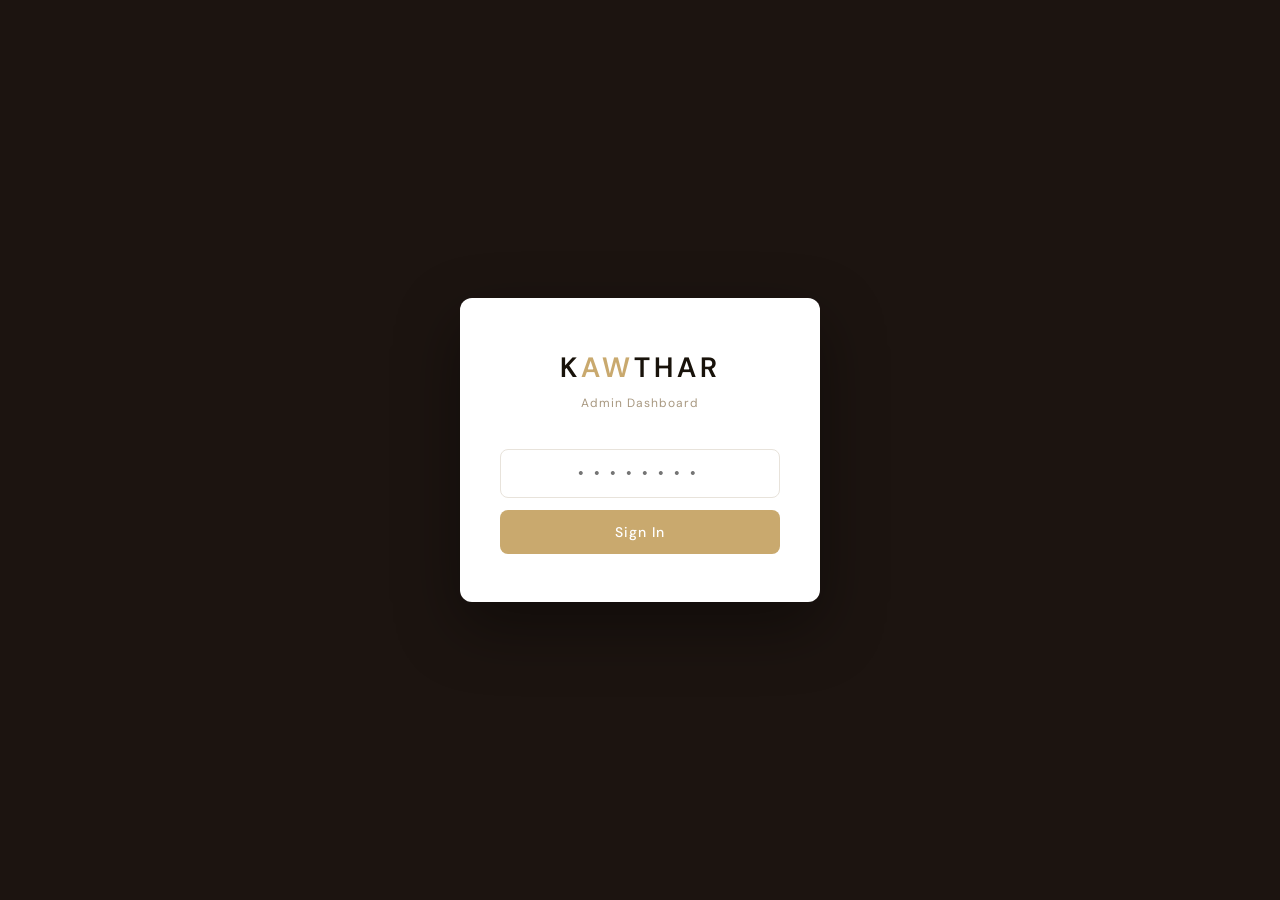
<file: admin.html>
<!DOCTYPE html>
<html lang="en">
<head>
<meta charset="UTF-8">
<meta name="viewport" content="width=device-width, initial-scale=1.0">
<title>Kawthar Admin</title>
<link href="https://fonts.googleapis.com/css2?family=DM+Sans:wght@300;400;500;600&family=DM+Mono:wght@400;500&display=swap" rel="stylesheet">
<style>
*, *::before, *::after { box-sizing: border-box; margin: 0; padding: 0; }

:root {
  --gold: #C9A96E;
  --gold-light: #e8d5b0;
  --gold-pale: #f7f0e6;
  --dark: #18120a;
  --sidebar-bg: #1c1410;
  --white: #ffffff;
  --gray-50: #fafaf9;
  --gray-100: #f5f3ef;
  --gray-200: #e8e3db;
  --gray-400: #a89880;
  --gray-600: #6b5a48;
  --text: #2c2018;
  --red: #c0392b;
  --green: #1e8449;
  --orange: #d35400;
  --blue: #1a5276;
  --sidebar-w: 240px;
  --radius: 8px;
  --shadow: 0 2px 8px rgba(0,0,0,.08);
  --shadow-md: 0 4px 20px rgba(0,0,0,.12);
}

body {
  font-family: 'DM Sans', sans-serif;
  background: var(--gray-100);
  color: var(--text);
  font-size: 14px;
  line-height: 1.6;
}

/* ── LOGIN ── */
#loginScreen {
  position: fixed; inset: 0;
  background: var(--sidebar-bg);
  display: flex; align-items: center; justify-content: center;
  z-index: 9999;
}
.login-card {
  background: var(--white);
  border-radius: 12px;
  padding: 48px 40px;
  width: 360px;
  text-align: center;
  box-shadow: 0 24px 64px rgba(0,0,0,.4);
}
.login-logo {
  font-size: 28px;
  font-weight: 600;
  letter-spacing: 4px;
  text-transform: uppercase;
  color: var(--dark);
  margin-bottom: 4px;
}
.login-logo span { color: var(--gold); }
.login-sub { font-size: 12px; color: var(--gray-400); margin-bottom: 36px; letter-spacing: 1px; }
.login-card input {
  width: 100%; padding: 13px 16px;
  border: 1.5px solid var(--gray-200);
  border-radius: var(--radius);
  font-size: 16px; text-align: center;
  letter-spacing: 6px; outline: none;
  font-family: 'DM Mono', monospace;
  margin-bottom: 12px;
  transition: border-color .2s;
}
.login-card input:focus { border-color: var(--gold); }
.login-btn {
  width: 100%; padding: 13px;
  background: var(--gold); color: white;
  border: none; border-radius: var(--radius);
  font-family: 'DM Sans', sans-serif;
  font-size: 14px; font-weight: 500;
  cursor: pointer; letter-spacing: 1px;
  transition: background .2s, transform .1s;
}
.login-btn:hover { background: #b8914f; }
.login-btn:active { transform: scale(.98); }
.login-error {
  margin-top: 12px; font-size: 13px;
  color: var(--red); display: none;
}

/* ── APP LAYOUT ── */
#app { display: none; min-height: 100vh; }

.sidebar {
  position: fixed; top: 0; left: 0;
  width: var(--sidebar-w); height: 100vh;
  background: var(--sidebar-bg);
  display: flex; flex-direction: column;
  z-index: 100; overflow-y: auto;
}
.sidebar-logo {
  padding: 28px 20px 20px;
  border-bottom: 1px solid rgba(255,255,255,.06);
}
.sidebar-logo h1 {
  font-size: 20px; font-weight: 600;
  letter-spacing: 3px; text-transform: uppercase;
  color: white;
}
.sidebar-logo h1 span { color: var(--gold); }
.sidebar-logo p { font-size: 11px; color: var(--gray-400); margin-top: 2px; }

.nav-section { padding: 16px 12px 8px; }
.nav-label {
  font-size: 10px; letter-spacing: 2px;
  text-transform: uppercase; color: var(--gray-600);
  padding: 0 8px; margin-bottom: 4px;
}
.nav-item {
  display: flex; align-items: center; gap: 10px;
  padding: 10px 12px; border-radius: var(--radius);
  color: rgba(255,255,255,.5); font-size: 13px;
  cursor: pointer; transition: all .2s;
  text-decoration: none; margin-bottom: 2px;
  border: none; background: none; width: 100%;
  text-align: left; font-family: 'DM Sans', sans-serif;
}
.nav-item:hover { background: rgba(255,255,255,.06); color: white; }
.nav-item.active { background: rgba(201,169,110,.15); color: var(--gold); }
.nav-icon { font-size: 16px; width: 20px; flex-shrink: 0; }
.nav-badge {
  margin-left: auto; background: var(--red);
  color: white; font-size: 10px; padding: 2px 7px;
  border-radius: 20px; display: none;
}

.sidebar-bottom {
  margin-top: auto; padding: 16px 12px;
  border-top: 1px solid rgba(255,255,255,.06);
}
.logout-btn {
  width: 100%; padding: 10px 12px;
  background: rgba(255,255,255,.04);
  border: 1px solid rgba(255,255,255,.08);
  border-radius: var(--radius);
  color: rgba(255,255,255,.4); font-size: 13px;
  cursor: pointer; transition: all .2s;
  font-family: 'DM Sans', sans-serif;
  display: flex; align-items: center; gap: 8px;
}
.logout-btn:hover { background: rgba(192,57,43,.2); color: #e74c3c; border-color: rgba(192,57,43,.3); }

/* ── MAIN ── */
.main {
  margin-left: var(--sidebar-w);
  min-height: 100vh;
  display: flex; flex-direction: column;
}

.topbar {
  background: white;
  border-bottom: 1px solid var(--gray-200);
  padding: 16px 28px;
  display: flex; align-items: center; justify-content: space-between;
  position: sticky; top: 0; z-index: 50;
}
.topbar-title { font-size: 17px; font-weight: 600; color: var(--dark); }
.topbar-sub { font-size: 12px; color: var(--gray-400); margin-top: 1px; }
.topbar-actions { display: flex; gap: 10px; align-items: center; }

.content { padding: 28px; flex: 1; }

/* ── SECTIONS ── */
.section { display: none; }
.section.active { display: block; }

/* ── STAT CARDS ── */
.stats-row { display: grid; grid-template-columns: repeat(auto-fit, minmax(180px, 1fr)); gap: 16px; margin-bottom: 28px; }
.stat-card {
  background: white; border-radius: var(--radius);
  padding: 20px; border: 1px solid var(--gray-200);
  box-shadow: var(--shadow);
}
.stat-icon { font-size: 24px; margin-bottom: 12px; }
.stat-num {
  font-size: 30px; font-weight: 600;
  color: var(--dark); line-height: 1;
  font-family: 'DM Mono', monospace;
}
.stat-label { font-size: 12px; color: var(--gray-400); margin-top: 4px; }
.stat-card.gold { border-top: 3px solid var(--gold); }
.stat-card.green { border-top: 3px solid var(--green); }
.stat-card.blue { border-top: 3px solid var(--blue); }
.stat-card.red { border-top: 3px solid var(--red); }

/* ── CARDS ── */
.card {
  background: white; border-radius: var(--radius);
  border: 1px solid var(--gray-200);
  box-shadow: var(--shadow); margin-bottom: 20px;
}
.card-header {
  padding: 16px 20px;
  border-bottom: 1px solid var(--gray-200);
  display: flex; align-items: center; justify-content: space-between;
}
.card-title { font-size: 14px; font-weight: 600; color: var(--dark); }
.card-body { padding: 20px; }

/* ── BUTTONS ── */
.btn {
  padding: 9px 18px; border-radius: var(--radius);
  font-family: 'DM Sans', sans-serif; font-size: 13px;
  font-weight: 500; cursor: pointer; border: none;
  display: inline-flex; align-items: center; gap: 6px;
  transition: all .2s; white-space: nowrap;
}
.btn-primary { background: var(--gold); color: white; }
.btn-primary:hover { background: #b8914f; }
.btn-secondary { background: var(--gray-100); color: var(--text); border: 1px solid var(--gray-200); }
.btn-secondary:hover { background: var(--gray-200); }
.btn-danger { background: var(--red); color: white; }
.btn-danger:hover { background: #a93226; }
.btn-success { background: var(--green); color: white; }
.btn-success:hover { background: #196f3d; }
.btn-sm { padding: 6px 12px; font-size: 12px; }
.btn-icon { padding: 7px; border-radius: 6px; background: var(--gray-100); color: var(--gray-600); border: 1px solid var(--gray-200); cursor: pointer; font-size: 14px; transition: all .2s; }
.btn-icon:hover { background: var(--gray-200); }

/* ── TOOLBAR ── */
.toolbar { display: flex; gap: 10px; margin-bottom: 16px; flex-wrap: wrap; }
.search-box {
  flex: 1; min-width: 200px;
  padding: 9px 14px; border: 1.5px solid var(--gray-200);
  border-radius: var(--radius); font-size: 13px;
  font-family: 'DM Sans', sans-serif; outline: none;
  transition: border-color .2s; background: white;
}
.search-box:focus { border-color: var(--gold); }
.select-box {
  padding: 9px 14px; border: 1.5px solid var(--gray-200);
  border-radius: var(--radius); font-size: 13px;
  font-family: 'DM Sans', sans-serif; outline: none;
  background: white; cursor: pointer; color: var(--text);
}
.select-box:focus { border-color: var(--gold); }

/* ── TABLE ── */
.table-wrap { overflow-x: auto; }
table { width: 100%; border-collapse: collapse; }
th {
  text-align: left; padding: 10px 14px;
  font-size: 11px; letter-spacing: 1px;
  text-transform: uppercase; color: var(--gray-400);
  border-bottom: 2px solid var(--gray-200);
  background: var(--gray-50); font-weight: 500;
  white-space: nowrap;
}
td {
  padding: 12px 14px; border-bottom: 1px solid var(--gray-100);
  vertical-align: middle; font-size: 13px;
}
tr:last-child td { border-bottom: none; }
tr:hover td { background: var(--gray-50); }
.td-actions { display: flex; gap: 6px; }

/* ── BADGES ── */
.badge {
  display: inline-flex; align-items: center; gap: 4px;
  padding: 3px 10px; border-radius: 20px;
  font-size: 11px; font-weight: 500; white-space: nowrap;
}
.badge-pending { background: #fef9e7; color: #d35400; border: 1px solid #fce4a0; }
.badge-shipped { background: #eaf0fb; color: #1a5276; border: 1px solid #aed6f1; }
.badge-delivered { background: #eafaf1; color: #1e8449; border: 1px solid #a9dfbf; }
.badge-cancelled { background: #fdedec; color: #c0392b; border: 1px solid #f5c6cb; }
.badge-serum { background: #eaf4fd; color: #1a5276; }
.badge-moisturizer { background: #eafaf1; color: #1e8449; }
.badge-cleanser { background: #fef9e7; color: #d35400; }
.badge-sunscreen { background: #fef5e4; color: #d35400; }
.badge-toner { background: #f5eef8; color: #6c3483; }
.badge-eye { background: #eaf0fb; color: #1a5276; }
.badge-mask { background: #e8f8f5; color: #117a65; }
.badge-hair { background: #fdf2e9; color: #935116; }

/* ── FORMS ── */
.form-grid { display: grid; grid-template-columns: 1fr 1fr; gap: 16px; }
.form-group { display: flex; flex-direction: column; gap: 6px; }
.form-group.full { grid-column: 1 / -1; }
.form-label { font-size: 12px; font-weight: 500; color: var(--gray-600); }
.form-input, .form-select, .form-textarea {
  padding: 10px 14px; border: 1.5px solid var(--gray-200);
  border-radius: var(--radius); font-size: 13px;
  font-family: 'DM Sans', sans-serif; outline: none;
  transition: border-color .2s; background: white;
  color: var(--text);
}
.form-input:focus, .form-select:focus, .form-textarea:focus { border-color: var(--gold); }
.form-textarea { height: 90px; resize: vertical; }

/* ── IMAGE UPLOAD ── */
.upload-zone {
  border: 2px dashed var(--gray-200); border-radius: var(--radius);
  padding: 32px; text-align: center; cursor: pointer;
  transition: all .2s; background: var(--gray-50);
}
.upload-zone:hover, .upload-zone.drag-over { border-color: var(--gold); background: var(--gold-pale); }
.upload-zone p { font-size: 13px; color: var(--gray-400); margin-top: 8px; }
.upload-preview { margin-top: 12px; }
.upload-preview img { width: 80px; height: 80px; object-fit: cover; border-radius: 6px; border: 1px solid var(--gray-200); }

/* ── MODAL ── */
.modal-overlay {
  display: none; position: fixed; inset: 0;
  background: rgba(0,0,0,.5); z-index: 500;
  align-items: center; justify-content: center;
  padding: 20px;
}
.modal-overlay.open { display: flex; }
.modal {
  background: white; border-radius: 12px;
  width: 560px; max-width: 100%;
  max-height: 90vh; overflow-y: auto;
  box-shadow: var(--shadow-md);
}
.modal-header {
  padding: 20px 24px 16px;
  border-bottom: 1px solid var(--gray-200);
  display: flex; align-items: center; justify-content: space-between;
  position: sticky; top: 0; background: white; z-index: 1;
}
.modal-title { font-size: 16px; font-weight: 600; }
.modal-close { background: none; border: none; font-size: 20px; cursor: pointer; color: var(--gray-400); line-height: 1; padding: 4px; border-radius: 4px; }
.modal-close:hover { background: var(--gray-100); }
.modal-body { padding: 24px; }
.modal-footer {
  padding: 16px 24px;
  border-top: 1px solid var(--gray-200);
  display: flex; gap: 10px; justify-content: flex-end;
  position: sticky; bottom: 0; background: white;
}

/* ── ORDER DETAIL ── */
.order-info-grid { display: grid; grid-template-columns: 1fr 1fr; gap: 12px; margin-bottom: 16px; }
.order-info-item { background: var(--gray-50); border-radius: 6px; padding: 12px 14px; }
.order-info-label { font-size: 11px; color: var(--gray-400); text-transform: uppercase; letter-spacing: 1px; margin-bottom: 2px; }
.order-info-value { font-size: 14px; font-weight: 500; color: var(--dark); }
.order-items-list { background: var(--gray-50); border-radius: 6px; padding: 14px; }
.order-item-row { display: flex; justify-content: space-between; align-items: center; padding: 6px 0; border-bottom: 1px solid var(--gray-200); font-size: 13px; }
.order-item-row:last-child { border-bottom: none; }
.order-total { display: flex; justify-content: space-between; padding: 12px 14px; background: var(--gold-pale); border-radius: 6px; margin-top: 8px; font-weight: 600; font-size: 15px; }

/* ── EMPTY STATE ── */
.empty-state { text-align: center; padding: 60px 20px; color: var(--gray-400); }
.empty-state .empty-icon { font-size: 48px; margin-bottom: 12px; }
.empty-state p { font-size: 14px; }

/* ── TOAST ── */
.toast {
  position: fixed; bottom: 24px; right: 24px;
  background: var(--dark); color: white;
  padding: 12px 20px; border-radius: var(--radius);
  font-size: 13px; font-weight: 500;
  transform: translateY(80px); opacity: 0;
  transition: all .3s; z-index: 9999;
  border-left: 4px solid var(--gold);
  box-shadow: var(--shadow-md);
  max-width: 320px;
}
.toast.show { transform: translateY(0); opacity: 1; }
.toast.success { border-left-color: var(--green); }
.toast.error { border-left-color: var(--red); }

/* ── LOADING ── */
.loading { display: flex; align-items: center; justify-content: center; padding: 48px; }
.spinner { width: 28px; height: 28px; border: 3px solid var(--gray-200); border-top-color: var(--gold); border-radius: 50%; animation: spin .7s linear infinite; }
@keyframes spin { to { transform: rotate(360deg); } }

/* ── PRODUCT CARD (grid view) ── */
.products-grid { display: grid; grid-template-columns: repeat(auto-fill, minmax(200px, 1fr)); gap: 16px; }
.product-card {
  background: white; border-radius: var(--radius);
  border: 1px solid var(--gray-200); overflow: hidden;
  transition: box-shadow .2s;
}
.product-card:hover { box-shadow: var(--shadow-md); }
.product-card-img {
  width: 100%; height: 150px;
  background: var(--gray-100);
  display: flex; align-items: center; justify-content: center;
  font-size: 48px; overflow: hidden;
}
.product-card-img img { width: 100%; height: 100%; object-fit: contain; padding: 8px; }
.product-card-body { padding: 12px; }
.product-card-brand { font-size: 10px; letter-spacing: 1.5px; text-transform: uppercase; color: var(--gold); margin-bottom: 3px; }
.product-card-name { font-size: 13px; font-weight: 500; color: var(--dark); margin-bottom: 8px; line-height: 1.4; }
.product-card-footer { display: flex; align-items: center; justify-content: space-between; }
.product-card-price { font-size: 16px; font-weight: 600; color: var(--gold); font-family: 'DM Mono', monospace; }
.product-card-actions { display: flex; gap: 4px; }

/* ── VIEW TOGGLE ── */
.view-toggle { display: flex; gap: 4px; }
.view-btn { padding: 7px 10px; border-radius: 6px; background: var(--gray-100); border: 1px solid var(--gray-200); cursor: pointer; font-size: 14px; color: var(--gray-400); transition: all .2s; }
.view-btn.active { background: var(--gold); color: white; border-color: var(--gold); }

/* ── SETTINGS ── */
.settings-grid { display: grid; grid-template-columns: 1fr 1fr; gap: 20px; }

/* ── MEDIA GRID ── */
.media-grid { display: grid; grid-template-columns: repeat(auto-fill, minmax(120px, 1fr)); gap: 12px; }
.media-item { position: relative; border-radius: var(--radius); overflow: hidden; border: 1px solid var(--gray-200); aspect-ratio: 1; background: var(--gray-100); cursor: pointer; }
.media-item img { width: 100%; height: 100%; object-fit: cover; }
.media-item:hover .media-overlay { opacity: 1; }
.media-overlay { position: absolute; inset: 0; background: rgba(0,0,0,.5); display: flex; align-items: center; justify-content: center; gap: 8px; opacity: 0; transition: opacity .2s; }
.media-name { position: absolute; bottom: 0; left: 0; right: 0; background: rgba(0,0,0,.6); color: white; font-size: 10px; padding: 4px 6px; truncate: ellipsis; overflow: hidden; white-space: nowrap; }

@media (max-width: 768px) {
  .sidebar { transform: translateX(-100%); transition: transform .3s; }
  .sidebar.open { transform: translateX(0); }
  .main { margin-left: 0; }
  .form-grid, .settings-grid, .order-info-grid { grid-template-columns: 1fr; }
  .stats-row { grid-template-columns: 1fr 1fr; }
}
</style>
</head>
<body>

<!-- LOGIN -->
<div id="loginScreen">
  <div class="login-card">
    <div class="login-logo">K<span>aw</span>thar</div>
    <div class="login-sub">Admin Dashboard</div>
    <input type="password" id="passInput" placeholder="••••••••" />
    <button class="login-btn" onclick="doLogin()">Sign In</button>
    <div class="login-error" id="loginError">Wrong password. Try again.</div>
  </div>
</div>

<!-- APP -->
<div id="app">

  <!-- SIDEBAR -->
  <div class="sidebar" id="sidebar">
    <div class="sidebar-logo">
      <h1>K<span>aw</span>thar</h1>
      <p>Admin Panel</p>
    </div>

    <div class="nav-section">
      <div class="nav-label">Main</div>
      <button class="nav-item active" id="nav-dashboard" onclick="showSection('dashboard')">
        <span class="nav-icon">📊</span> Dashboard
      </button>
      <button class="nav-item" id="nav-orders" onclick="showSection('orders')">
        <span class="nav-icon">📦</span> Orders
        <span class="nav-badge" id="ordersBadge"></span>
      </button>
      <button class="nav-item" id="nav-products" onclick="showSection('products')">
        <span class="nav-icon">🧴</span> Products
      </button>
      <button class="nav-item" id="nav-media" onclick="showSection('media')">
        <span class="nav-icon">🖼️</span> Media
      </button>
    </div>

    <div class="nav-section">
      <div class="nav-label">Config</div>
      <button class="nav-item" id="nav-settings" onclick="showSection('settings')">
        <span class="nav-icon">⚙️</span> Settings
      </button>
      <button class="nav-item" onclick="window.open('index.html','_blank')">
        <span class="nav-icon">🌐</span> View Store
      </button>
    </div>

    <div class="sidebar-bottom">
      <button class="logout-btn" onclick="logout()">
        <span>🚪</span> Sign Out
      </button>
    </div>
  </div>

  <!-- MAIN -->
  <div class="main">

    <!-- TOPBAR -->
    <div class="topbar">
      <div>
        <div class="topbar-title" id="topbarTitle">Dashboard</div>
        <div class="topbar-sub" id="topbarSub">Welcome back</div>
      </div>
      <div class="topbar-actions" id="topbarActions"></div>
    </div>

    <div class="content">

      <!-- ══ DASHBOARD ══ -->
      <div class="section active" id="section-dashboard">
        <div class="stats-row">
          <div class="stat-card gold">
            <div class="stat-icon">🧴</div>
            <div class="stat-num" id="s-products">—</div>
            <div class="stat-label">Total Products</div>
          </div>
          <div class="stat-card green">
            <div class="stat-icon">📦</div>
            <div class="stat-num" id="s-orders">—</div>
            <div class="stat-label">Total Orders</div>
          </div>
          <div class="stat-card blue">
            <div class="stat-icon">💰</div>
            <div class="stat-num" id="s-revenue">—</div>
            <div class="stat-label">Total Revenue</div>
          </div>
          <div class="stat-card red">
            <div class="stat-icon">🔔</div>
            <div class="stat-num" id="s-pending">—</div>
            <div class="stat-label">Pending Orders</div>
          </div>
        </div>

        <div class="card">
          <div class="card-header">
            <span class="card-title">Recent Orders</span>
            <button class="btn btn-secondary btn-sm" onclick="showSection('orders')">View All</button>
          </div>
          <div class="card-body" id="dash-orders">
            <div class="loading"><div class="spinner"></div></div>
          </div>
        </div>

        <div class="card">
          <div class="card-header">
            <span class="card-title">Recent Products</span>
            <button class="btn btn-secondary btn-sm" onclick="showSection('products')">View All</button>
          </div>
          <div class="card-body" id="dash-products">
            <div class="loading"><div class="spinner"></div></div>
          </div>
        </div>
      </div>

      <!-- ══ ORDERS ══ -->
      <div class="section" id="section-orders">
        <div class="toolbar">
          <input class="search-box" placeholder="Search by name or phone..." id="orderSearch" oninput="loadOrders()" />
          <select class="select-box" id="orderStatus" onchange="loadOrders()">
            <option value="">All Status</option>
            <option value="pending">Pending</option>
            <option value="shipped">Shipped</option>
            <option value="delivered">Delivered</option>
            <option value="cancelled">Cancelled</option>
          </select>
        </div>
        <div class="card">
          <div class="card-body" style="padding:0">
            <div class="table-wrap">
              <table>
                <thead>
                  <tr>
                    <th>Order ID</th>
                    <th>Customer</th>
                    <th>Phone</th>
                    <th>City</th>
                    <th>Total</th>
                    <th>Status</th>
                    <th>Date</th>
                    <th>Actions</th>
                  </tr>
                </thead>
                <tbody id="ordersTable"></tbody>
              </table>
            </div>
          </div>
        </div>
        <div class="card">
          <div class="card-header"><span class="card-title">Add Order Manually</span></div>
          <div class="card-body">
            <div class="form-grid">
              <div class="form-group">
                <label class="form-label">Customer Name</label>
                <input class="form-input" id="o-name" placeholder="John Doe" />
              </div>
              <div class="form-group">
                <label class="form-label">WhatsApp Number</label>
                <input class="form-input" id="o-phone" placeholder="970591234567" />
              </div>
              <div class="form-group">
                <label class="form-label">City</label>
                <input class="form-input" id="o-city" placeholder="Ramallah" />
              </div>
              <div class="form-group">
                <label class="form-label">Total (₪)</label>
                <input class="form-input" id="o-total" type="number" placeholder="150" />
              </div>
              <div class="form-group full">
                <label class="form-label">Order Items / Notes</label>
                <textarea class="form-textarea" id="o-notes" placeholder="• COSRX Vitamin C Serum — ₪73&#10;• ANUA Toner — ₪68"></textarea>
              </div>
            </div>
            <button class="btn btn-primary" onclick="addOrder()" style="margin-top:8px">Save Order</button>
          </div>
        </div>
      </div>

      <!-- ══ PRODUCTS ══ -->
      <div class="section" id="section-products">
        <div class="toolbar">
          <input class="search-box" placeholder="Search products..." id="productSearch" oninput="loadProducts()" />
          <select class="select-box" id="productCat" onchange="loadProducts()">
            <option value="">All Categories</option>
            <option value="serum">Serum</option>
            <option value="moisturizer">Moisturizer</option>
            <option value="cleanser">Cleanser</option>
            <option value="sunscreen">Sunscreen</option>
            <option value="toner">Toner</option>
            <option value="eye">Eye Care</option>
            <option value="mask">Mask</option>
            <option value="hair">Hair</option>
          </select>
          <div class="view-toggle">
            <button class="view-btn active" id="view-grid" onclick="setView('grid')">⊞</button>
            <button class="view-btn" id="view-list" onclick="setView('list')">☰</button>
          </div>
        </div>

        <div id="products-grid-view">
          <div class="products-grid" id="productsGrid"></div>
        </div>
        <div id="products-list-view" style="display:none">
          <div class="card">
            <div class="card-body" style="padding:0">
              <div class="table-wrap">
                <table>
                  <thead>
                    <tr>
                      <th>Brand</th>
                      <th>Name</th>
                      <th>Category</th>
                      <th>Price</th>
                      <th>Stock</th>
                      <th>Actions</th>
                    </tr>
                  </thead>
                  <tbody id="productsTable"></tbody>
                </table>
              </div>
            </div>
          </div>
        </div>
      </div>

      <!-- ══ MEDIA ══ -->
      <div class="section" id="section-media">
        <div class="card">
          <div class="card-header"><span class="card-title">Upload Images</span></div>
          <div class="card-body">
            <div class="upload-zone" id="mediaUploadZone" onclick="document.getElementById('mediaFileInput').click()">
              <div style="font-size:36px">📁</div>
              <p>Click to upload or drag & drop images here</p>
              <p style="font-size:11px;margin-top:4px">PNG, JPG, WEBP supported</p>
            </div>
            <input type="file" id="mediaFileInput" accept="image/*" multiple style="display:none" onchange="uploadMedia(event)" />
          </div>
        </div>
        <div class="card">
          <div class="card-header">
            <span class="card-title">All Media</span>
            <button class="btn btn-secondary btn-sm" onclick="loadMedia()">↻ Refresh</button>
          </div>
          <div class="card-body">
            <div class="media-grid" id="mediaGrid">
              <div class="loading"><div class="spinner"></div></div>
            </div>
          </div>
        </div>
      </div>

      <!-- ══ SETTINGS ══ -->
      <div class="section" id="section-settings">
        <div class="settings-grid">
          <div class="card">
            <div class="card-header"><span class="card-title">Store Info</span></div>
            <div class="card-body">
              <div class="form-group" style="margin-bottom:14px">
                <label class="form-label">WhatsApp Number</label>
                <input class="form-input" id="set-phone" placeholder="970591234567" />
              </div>
              <div class="form-group" style="margin-bottom:14px">
                <label class="form-label">Instagram Handle</label>
                <input class="form-input" id="set-insta" placeholder="@kawthar_skincare" />
              </div>
              <div class="form-group" style="margin-bottom:20px">
                <label class="form-label">Location</label>
                <input class="form-input" id="set-city" placeholder="Palestine" />
              </div>
              <button class="btn btn-primary" onclick="saveSettings()">Save Settings</button>
            </div>
          </div>

          <div class="card">
            <div class="card-header"><span class="card-title">Change Password</span></div>
            <div class="card-body">
              <div class="form-group" style="margin-bottom:14px">
                <label class="form-label">Current Password</label>
                <input class="form-input" type="password" id="pass-current" />
              </div>
              <div class="form-group" style="margin-bottom:14px">
                <label class="form-label">New Password</label>
                <input class="form-input" type="password" id="pass-new" />
              </div>
              <div class="form-group" style="margin-bottom:20px">
                <label class="form-label">Confirm Password</label>
                <input class="form-input" type="password" id="pass-confirm" />
              </div>
              <button class="btn btn-primary" onclick="changePassword()">Update Password</button>
            </div>
          </div>

          <div class="card">
            <div class="card-header"><span class="card-title">Stats</span></div>
            <div class="card-body" id="stats-detail" style="font-size:13px;line-height:2.2;color:var(--gray-600)">
              Loading...
            </div>
          </div>

          <div class="card">
            <div class="card-header"><span class="card-title">Backup & Restore</span></div>
            <div class="card-body" style="display:flex;flex-direction:column;gap:10px">
              <button class="btn btn-secondary" onclick="exportData()">📥 Export All Data (JSON)</button>
              <button class="btn btn-secondary" onclick="document.getElementById('restoreInput').click()">📤 Import Data</button>
              <input type="file" id="restoreInput" accept=".json" style="display:none" onchange="importData(event)" />
              <p style="font-size:11px;color:var(--gray-400);margin-top:4px">Export your data regularly to keep a backup.</p>
            </div>
          </div>
        </div>
      </div>

    </div><!-- /content -->
  </div><!-- /main -->
</div><!-- /app -->

<!-- PRODUCT MODAL -->
<div class="modal-overlay" id="productModal">
  <div class="modal">
    <div class="modal-header">
      <span class="modal-title" id="productModalTitle">Add Product</span>
      <button class="modal-close" onclick="closeProductModal()">✕</button>
    </div>
    <div class="modal-body">
      <div class="form-grid">
        <div class="form-group">
          <label class="form-label">Brand *</label>
          <input class="form-input" id="p-brand" placeholder="e.g. COSRX" />
        </div>
        <div class="form-group">
          <label class="form-label">Category *</label>
          <select class="form-select" id="p-cat">
            <option value="serum">Serum</option>
            <option value="moisturizer">Moisturizer</option>
            <option value="cleanser">Cleanser</option>
            <option value="sunscreen">Sunscreen</option>
            <option value="toner">Toner</option>
            <option value="eye">Eye Care</option>
            <option value="mask">Mask</option>
            <option value="hair">Hair</option>
          </select>
        </div>
        <div class="form-group full">
          <label class="form-label">Product Name *</label>
          <input class="form-input" id="p-name" placeholder="e.g. Vitamin C Serum 20ml" />
        </div>
        <div class="form-group">
          <label class="form-label">Price (₪) *</label>
          <input class="form-input" id="p-price" type="number" placeholder="73" min="1" />
        </div>
        <div class="form-group">
          <label class="form-label">Stock</label>
          <input class="form-input" id="p-stock" type="number" placeholder="0" min="0" />
        </div>
        <div class="form-group full">
          <label class="form-label">Description</label>
          <textarea class="form-textarea" id="p-desc" placeholder="Short product description..."></textarea>
        </div>
        <div class="form-group full">
          <label class="form-label">Product Image</label>
          <div class="upload-zone" id="pImgZone" onclick="document.getElementById('pImgInput').click()">
            <div style="font-size:28px">🖼️</div>
            <p>Click to upload product image</p>
          </div>
          <input type="file" id="pImgInput" accept="image/*" style="display:none" onchange="previewProductImage(event)" />
          <div class="upload-preview" id="pImgPreview"></div>
          <input type="hidden" id="p-image" />
        </div>
      </div>
    </div>
    <div class="modal-footer">
      <button class="btn btn-secondary" onclick="closeProductModal()">Cancel</button>
      <button class="btn btn-primary" onclick="saveProduct()">💾 Save Product</button>
    </div>
  </div>
</div>

<!-- ORDER DETAIL MODAL -->
<div class="modal-overlay" id="orderModal">
  <div class="modal">
    <div class="modal-header">
      <span class="modal-title">Order Details</span>
      <button class="modal-close" onclick="closeOrderModal()">✕</button>
    </div>
    <div class="modal-body" id="orderModalBody"></div>
    <div class="modal-footer">
      <button class="btn btn-secondary" onclick="closeOrderModal()">Close</button>
      <button class="btn btn-success" onclick="updateOrderStatus('delivered')">✅ Mark Delivered</button>
      <button class="btn btn-danger" onclick="updateOrderStatus('cancelled')">❌ Cancel Order</button>
    </div>
  </div>
</div>

<!-- TOAST -->
<div class="toast" id="toast"></div>

<script>
// ══════════════════════════════════════════
// SUPABASE CONFIG
// ══════════════════════════════════════════
const SUPABASE_URL = 'https://bsfaukwntrbslofkvdcv.supabase.co';
const SUPABASE_KEY = 'eyJhbGciOiJIUzI1NiIsInR5cCI6IkpXVCJ9.eyJpc3MiOiJzdXBhYmFzZSIsInJlZiI6ImJzZmF1a3dudHJic2xvZmt2ZGN2Iiwicm9sZSI6ImFub24iLCJpYXQiOjE3NzcyMTIxOTksImV4cCI6MjA5Mjc4ODE5OX0.5T0tiAWA_rUmkoQrxuoKvEwHVd67Tjt-pGo9r9LXJkY';

const headers = {
  'Content-Type': 'application/json',
  'apikey': SUPABASE_KEY,
  'Authorization': `Bearer ${SUPABASE_KEY}`,
  'Prefer': 'return=representation'
};

async function sb(endpoint, options = {}) {
  try {
    const res = await fetch(`${SUPABASE_URL}/rest/v1/${endpoint}`, {
      headers, ...options
    });
    if (!res.ok) {
      const err = await res.json();
      throw new Error(err.message || 'Request failed');
    }
    const text = await res.text();
    return text ? JSON.parse(text) : [];
  } catch(e) {
    toast('Error: ' + e.message, 'error');
    throw e;
  }
}

async function sbStorage(path, file) {
  const res = await fetch(`${SUPABASE_URL}/storage/v1/object/products/${path}`, {
    method: 'POST',
    headers: {
      'apikey': SUPABASE_KEY,
      'Authorization': `Bearer ${SUPABASE_KEY}`,
      'Content-Type': file.type,
      'x-upsert': 'true'
    },
    body: file
  });
  if (!res.ok) throw new Error('Upload failed');
  return `${SUPABASE_URL}/storage/v1/object/public/products/${path}`;
}

// ══════════════════════════════════════════
// AUTH
// ══════════════════════════════════════════
const PASS_KEY = 'kawthar_pass';
function getPass() { return localStorage.getItem(PASS_KEY) || 'kawthar2026'; }

function doLogin() {
  const val = document.getElementById('passInput').value;
  if (val === getPass()) {
    document.getElementById('loginScreen').style.display = 'none';
    document.getElementById('app').style.display = 'block';
    initApp();
  } else {
    document.getElementById('loginError').style.display = 'block';
    document.getElementById('passInput').value = '';
    setTimeout(() => document.getElementById('loginError').style.display = 'none', 2500);
  }
}

document.addEventListener('DOMContentLoaded', () => {
  document.getElementById('passInput').addEventListener('keydown', e => {
    if (e.key === 'Enter') doLogin();
  });
});

function logout() {
  document.getElementById('loginScreen').style.display = 'flex';
  document.getElementById('app').style.display = 'none';
  document.getElementById('passInput').value = '';
}

// ══════════════════════════════════════════
// NAVIGATION
// ══════════════════════════════════════════
const pageTitles = {
  dashboard: { title: 'Dashboard', sub: 'Welcome back' },
  orders:    { title: 'Orders', sub: 'Manage customer orders' },
  products:  { title: 'Products', sub: 'Manage your product catalog' },
  media:     { title: 'Media', sub: 'Manage uploaded images' },
  settings:  { title: 'Settings', sub: 'Store configuration' },
};

const pageActions = {
  products: `<button class="btn btn-primary" onclick="openAddProduct()">+ Add Product</button>`,
  orders: ``,
  media: ``,
  dashboard: ``,
  settings: ``,
};

function showSection(name) {
  document.querySelectorAll('.section').forEach(s => s.classList.remove('active'));
  document.querySelectorAll('.nav-item').forEach(n => n.classList.remove('active'));
  document.getElementById('section-' + name).classList.add('active');
  document.getElementById('nav-' + name)?.classList.add('active');

  const p = pageTitles[name];
  document.getElementById('topbarTitle').textContent = p.title;
  document.getElementById('topbarSub').textContent = p.sub;
  document.getElementById('topbarActions').innerHTML = pageActions[name] || '';

  if (name === 'orders')   loadOrders();
  if (name === 'products') loadProducts();
  if (name === 'media')    loadMedia();
  if (name === 'settings') loadSettings();
}

// ══════════════════════════════════════════
// INIT
// ══════════════════════════════════════════
async function initApp() {
  await loadDashboard();
}

// ══════════════════════════════════════════
// DASHBOARD
// ══════════════════════════════════════════
async function loadDashboard() {
  try {
    const [products, orders] = await Promise.all([
      sb('products?select=id,brand,name,price,created_at&order=created_at.desc&limit=200'),
      sb('orders?select=id,customer_name,customer_phone,total,status,created_at&order=created_at.desc&limit=200')
    ]);

    const pending = orders.filter(o => o.status === 'pending');
    const revenue = orders.filter(o => o.status !== 'cancelled').reduce((s, o) => s + (o.total || 0), 0);

    document.getElementById('s-products').textContent = products.length;
    document.getElementById('s-orders').textContent = orders.length;
    document.getElementById('s-revenue').textContent = '₪' + revenue.toLocaleString();
    document.getElementById('s-pending').textContent = pending.length;

    // Badge
    const badge = document.getElementById('ordersBadge');
    if (pending.length > 0) { badge.textContent = pending.length; badge.style.display = 'inline'; }

    // Recent orders
    const dashOrders = document.getElementById('dash-orders');
    if (orders.length === 0) {
      dashOrders.innerHTML = '<div class="empty-state"><div class="empty-icon">📭</div><p>No orders yet</p></div>';
    } else {
      dashOrders.innerHTML = `
        <div class="table-wrap">
          <table>
            <thead><tr><th>Customer</th><th>Total</th><th>Status</th><th>Date</th></tr></thead>
            <tbody>
              ${orders.slice(0, 5).map(o => `
                <tr>
                  <td><strong>${o.customer_name}</strong></td>
                  <td style="font-family:'DM Mono',monospace;color:var(--gold)">₪${o.total || 0}</td>
                  <td>${statusBadge(o.status)}</td>
                  <td style="color:var(--gray-400)">${formatDate(o.created_at)}</td>
                </tr>
              `).join('')}
            </tbody>
          </table>
        </div>`;
    }

    // Recent products
    const dashProds = document.getElementById('dash-products');
    if (products.length === 0) {
      dashProds.innerHTML = '<div class="empty-state"><div class="empty-icon">🧴</div><p>No products yet</p></div>';
    } else {
      dashProds.innerHTML = `
        <div style="display:grid;grid-template-columns:repeat(auto-fill,minmax(160px,1fr));gap:12px">
          ${products.slice(0, 6).map(p => `
            <div style="border:1px solid var(--gray-200);border-radius:var(--radius);padding:14px;background:var(--gray-50)">
              <div style="font-size:10px;letter-spacing:1.5px;text-transform:uppercase;color:var(--gold);margin-bottom:3px">${p.brand}</div>
              <div style="font-size:13px;font-weight:500;margin-bottom:6px;line-height:1.4">${p.name}</div>
              <div style="font-size:15px;font-weight:600;color:var(--gold);font-family:'DM Mono',monospace">₪${p.price}</div>
            </div>
          `).join('')}
        </div>`;
    }

  } catch(e) { console.error(e); }
}

// ══════════════════════════════════════════
// ORDERS
// ══════════════════════════════════════════
let currentOrderId = null;

async function loadOrders() {
  const search = document.getElementById('orderSearch')?.value?.toLowerCase() || '';
  const status = document.getElementById('orderStatus')?.value || '';

  let query = 'orders?order=created_at.desc';
  if (status) query += `&status=eq.${status}`;

  const tbody = document.getElementById('ordersTable');
  tbody.innerHTML = '<tr><td colspan="8" style="text-align:center;padding:32px"><div class="spinner" style="margin:auto"></div></td></tr>';

  try {
    let orders = await sb(query);
    if (search) orders = orders.filter(o =>
      o.customer_name?.toLowerCase().includes(search) ||
      o.customer_phone?.includes(search)
    );

    if (orders.length === 0) {
      tbody.innerHTML = '<tr><td colspan="8" style="text-align:center;padding:40px;color:var(--gray-400)">No orders found</td></tr>';
      return;
    }

    tbody.innerHTML = orders.map(o => `
      <tr>
        <td style="font-family:'DM Mono',monospace;font-size:12px;color:var(--gray-400)">#${o.id.slice(-6).toUpperCase()}</td>
        <td><strong>${o.customer_name}</strong></td>
        <td><a href="https://wa.me/${o.customer_phone}" target="_blank" style="color:var(--gold)">${o.customer_phone}</a></td>
        <td>${o.customer_city || '—'}</td>
        <td style="font-family:'DM Mono',monospace;font-weight:600;color:var(--gold)">₪${o.total || 0}</td>
        <td>${statusBadge(o.status)}</td>
        <td style="color:var(--gray-400);font-size:12px">${formatDate(o.created_at)}</td>
        <td>
          <div class="td-actions">
            <button class="btn-icon" onclick="viewOrder('${o.id}')" title="View">👁️</button>
            <select class="select-box" style="padding:5px 8px;font-size:11px" onchange="quickUpdateOrder('${o.id}', this.value)">
              <option value="pending" ${o.status==='pending'?'selected':''}>Pending</option>
              <option value="shipped" ${o.status==='shipped'?'selected':''}>Shipped</option>
              <option value="delivered" ${o.status==='delivered'?'selected':''}>Delivered</option>
              <option value="cancelled" ${o.status==='cancelled'?'selected':''}>Cancelled</option>
            </select>
            <button class="btn-icon" onclick="deleteOrder('${o.id}')" title="Delete" style="color:var(--red)">🗑</button>
          </div>
        </td>
      </tr>
    `).join('');
  } catch(e) {}
}

async function viewOrder(id) {
  currentOrderId = id;
  const orders = await sb(`orders?id=eq.${id}`);
  const o = orders[0];
  if (!o) return;

  document.getElementById('orderModalBody').innerHTML = `
    <div class="order-info-grid">
      <div class="order-info-item">
        <div class="order-info-label">Customer</div>
        <div class="order-info-value">${o.customer_name}</div>
      </div>
      <div class="order-info-item">
        <div class="order-info-label">WhatsApp</div>
        <div class="order-info-value"><a href="https://wa.me/${o.customer_phone}" target="_blank" style="color:var(--gold)">${o.customer_phone}</a></div>
      </div>
      <div class="order-info-item">
        <div class="order-info-label">City</div>
        <div class="order-info-value">${o.customer_city || '—'}</div>
      </div>
      <div class="order-info-item">
        <div class="order-info-label">Status</div>
        <div class="order-info-value">${statusBadge(o.status)}</div>
      </div>
    </div>
    ${o.notes ? `
      <div class="order-items-list">
        <div style="font-size:12px;color:var(--gray-400);margin-bottom:8px;text-transform:uppercase;letter-spacing:1px">Order Items</div>
        <div style="font-size:13px;line-height:1.8;white-space:pre-line">${o.notes}</div>
      </div>
    ` : ''}
    <div class="order-total" style="margin-top:12px">
      <span>Total</span>
      <span>₪${o.total || 0}</span>
    </div>
  `;
  document.getElementById('orderModal').classList.add('open');
}

async function updateOrderStatus(status) {
  if (!currentOrderId) return;
  await sb(`orders?id=eq.${currentOrderId}`, { method: 'PATCH', body: JSON.stringify({ status }) });
  toast('Order updated', 'success');
  closeOrderModal();
  loadOrders();
  loadDashboard();
}

async function quickUpdateOrder(id, status) {
  await sb(`orders?id=eq.${id}`, { method: 'PATCH', body: JSON.stringify({ status }) });
  toast('Status updated', 'success');
  loadDashboard();
}

async function deleteOrder(id) {
  if (!confirm('Delete this order?')) return;
  await sb(`orders?id=eq.${id}`, { method: 'DELETE' });
  toast('Order deleted');
  loadOrders();
  loadDashboard();
}

async function addOrder() {
  const name  = document.getElementById('o-name').value.trim();
  const phone = document.getElementById('o-phone').value.trim();
  const city  = document.getElementById('o-city').value.trim();
  const total = parseFloat(document.getElementById('o-total').value) || 0;
  const notes = document.getElementById('o-notes').value.trim();

  if (!name || !phone) { toast('Name and phone are required', 'error'); return; }

  await sb('orders', {
    method: 'POST',
    body: JSON.stringify({ customer_name: name, customer_phone: phone, customer_city: city, total, notes, status: 'pending' })
  });

  ['o-name','o-phone','o-city','o-total','o-notes'].forEach(id => document.getElementById(id).value = '');
  toast('Order saved', 'success');
  loadOrders();
  loadDashboard();
}

function closeOrderModal() {
  document.getElementById('orderModal').classList.remove('open');
  currentOrderId = null;
}

// ══════════════════════════════════════════
// PRODUCTS
// ══════════════════════════════════════════
let currentView = 'grid';
let editingProductId = null;
let pendingImageFile = null;

function setView(v) {
  currentView = v;
  document.getElementById('view-grid').classList.toggle('active', v === 'grid');
  document.getElementById('view-list').classList.toggle('active', v === 'list');
  document.getElementById('products-grid-view').style.display = v === 'grid' ? '' : 'none';
  document.getElementById('products-list-view').style.display = v === 'list' ? '' : 'none';
}

async function loadProducts() {
  const search = document.getElementById('productSearch')?.value?.toLowerCase() || '';
  const cat = document.getElementById('productCat')?.value || '';

  let query = 'products?order=created_at.desc';
  if (cat) query += `&category=eq.${cat}`;

  try {
    let products = await sb(query);
    if (search) products = products.filter(p =>
      p.name?.toLowerCase().includes(search) ||
      p.brand?.toLowerCase().includes(search)
    );

    // Grid view
    const grid = document.getElementById('productsGrid');
    if (products.length === 0) {
      grid.innerHTML = '<div class="empty-state" style="grid-column:1/-1"><div class="empty-icon">🧴</div><p>No products found</p></div>';
    } else {
      grid.innerHTML = products.map(p => `
        <div class="product-card">
          <div class="product-card-img">
            ${p.image_url ? `<img src="${p.image_url}" alt="${p.name}" />` : catEmoji(p.category)}
          </div>
          <div class="product-card-body">
            <div class="product-card-brand">${p.brand}</div>
            <div class="product-card-name">${p.name}</div>
            <div class="product-card-footer">
              <div class="product-card-price">₪${p.price}</div>
              <div class="product-card-actions">
                <button class="btn-icon" onclick="openEditProduct('${p.id}')" title="Edit">✏️</button>
                <button class="btn-icon" onclick="deleteProduct('${p.id}')" title="Delete" style="color:var(--red)">🗑</button>
              </div>
            </div>
          </div>
        </div>
      `).join('');
    }

    // List view
    const tbody = document.getElementById('productsTable');
    if (products.length === 0) {
      tbody.innerHTML = '<tr><td colspan="6" style="text-align:center;padding:40px;color:var(--gray-400)">No products found</td></tr>';
    } else {
      tbody.innerHTML = products.map(p => `
        <tr>
          <td style="font-weight:600;font-size:12px;letter-spacing:1px;color:var(--gold)">${p.brand}</td>
          <td>${p.name}</td>
          <td><span class="badge badge-${p.category}">${p.category}</span></td>
          <td style="font-family:'DM Mono',monospace;font-weight:600;color:var(--gold)">₪${p.price}</td>
          <td style="color:var(--gray-400)">${p.stock ?? '—'}</td>
          <td>
            <div class="td-actions">
              <button class="btn btn-secondary btn-sm" onclick="openEditProduct('${p.id}')">✏️ Edit</button>
              <button class="btn btn-danger btn-sm" onclick="deleteProduct('${p.id}')">🗑</button>
            </div>
          </td>
        </tr>
      `).join('');
    }
  } catch(e) {}
}

function openAddProduct() {
  editingProductId = null;
  pendingImageFile = null;
  document.getElementById('productModalTitle').textContent = 'Add Product';
  ['p-brand','p-name','p-price','p-stock','p-desc','p-image'].forEach(id => document.getElementById(id).value = '');
  document.getElementById('p-cat').value = 'serum';
  document.getElementById('pImgPreview').innerHTML = '';
  document.getElementById('pImgZone').innerHTML = '<div style="font-size:28px">🖼️</div><p>Click to upload product image</p>';
  document.getElementById('productModal').classList.add('open');
}

async function openEditProduct(id) {
  const products = await sb(`products?id=eq.${id}`);
  const p = products[0];
  if (!p) return;

  editingProductId = id;
  pendingImageFile = null;
  document.getElementById('productModalTitle').textContent = 'Edit Product';
  document.getElementById('p-brand').value = p.brand || '';
  document.getElementById('p-name').value  = p.name  || '';
  document.getElementById('p-price').value = p.price || '';
  document.getElementById('p-stock').value = p.stock || '';
  document.getElementById('p-desc').value  = p.description || '';
  document.getElementById('p-cat').value   = p.category || 'serum';
  document.getElementById('p-image').value = p.image_url || '';

  const preview = document.getElementById('pImgPreview');
  if (p.image_url) {
    preview.innerHTML = `<img src="${p.image_url}" />`;
    document.getElementById('pImgZone').innerHTML = '<div style="font-size:28px">🔄</div><p>Click to replace image</p>';
  } else {
    preview.innerHTML = '';
    document.getElementById('pImgZone').innerHTML = '<div style="font-size:28px">🖼️</div><p>Click to upload product image</p>';
  }

  document.getElementById('productModal').classList.add('open');
}

function previewProductImage(event) {
  const file = event.target.files[0];
  if (!file) return;
  pendingImageFile = file;
  const reader = new FileReader();
  reader.onload = e => {
    document.getElementById('pImgPreview').innerHTML = `<img src="${e.target.result}" />`;
    document.getElementById('pImgZone').innerHTML = '<div style="font-size:28px">✅</div><p>Image ready to upload</p>';
  };
  reader.readAsDataURL(file);
}

async function saveProduct() {
  const brand = document.getElementById('p-brand').value.trim();
  const name  = document.getElementById('p-name').value.trim();
  const price = parseFloat(document.getElementById('p-price').value);
  const cat   = document.getElementById('p-cat').value;
  const stock = parseInt(document.getElementById('p-stock').value) || 0;
  const desc  = document.getElementById('p-desc').value.trim();

  if (!brand || !name || !price) { toast('Brand, name and price are required', 'error'); return; }

  let imageUrl = document.getElementById('p-image').value || null;

  // Upload image if selected
  if (pendingImageFile) {
    try {
      toast('Uploading image...');
      const filename = `${Date.now()}_${pendingImageFile.name.replace(/\s/g, '_')}`;
      imageUrl = await sbStorage(filename, pendingImageFile);
    } catch(e) {
      toast('Image upload failed', 'error');
      return;
    }
  }

  const data = { brand, name, price, category: cat, stock, description: desc, image_url: imageUrl };

  if (editingProductId) {
    await sb(`products?id=eq.${editingProductId}`, { method: 'PATCH', body: JSON.stringify(data) });
    toast('Product updated', 'success');
  } else {
    await sb('products', { method: 'POST', body: JSON.stringify(data) });
    toast('Product added', 'success');
  }

  closeProductModal();
  loadProducts();
  loadDashboard();
}

async function deleteProduct(id) {
  if (!confirm('Delete this product?')) return;
  await sb(`products?id=eq.${id}`, { method: 'DELETE' });
  toast('Product deleted');
  loadProducts();
  loadDashboard();
}

function closeProductModal() {
  document.getElementById('productModal').classList.remove('open');
  editingProductId = null;
  pendingImageFile = null;
}

// ══════════════════════════════════════════
// MEDIA
// ══════════════════════════════════════════
async function loadMedia() {
  const grid = document.getElementById('mediaGrid');
  grid.innerHTML = '<div class="loading"><div class="spinner"></div></div>';

  try {
    const res = await fetch(`${SUPABASE_URL}/storage/v1/object/list/products`, {
      method: 'POST',
      headers: { ...headers, 'Content-Type': 'application/json' },
      body: JSON.stringify({ limit: 100, offset: 0 })
    });
    const files = await res.json();

    if (!files || files.length === 0) {
      grid.innerHTML = '<div class="empty-state" style="grid-column:1/-1"><div class="empty-icon">🖼️</div><p>No images uploaded yet</p></div>';
      return;
    }

    grid.innerHTML = files.filter(f => f.name).map(f => {
      const url = `${SUPABASE_URL}/storage/v1/object/public/products/${f.name}`;
      return `
        <div class="media-item">
          <img src="${url}" alt="${f.name}" onerror="this.parentElement.innerHTML='<div style=padding:20px;font-size:32px>📄</div>'" />
          <div class="media-name">${f.name}</div>
          <div class="media-overlay">
            <button class="btn-icon" onclick="copyUrl('${url}')" title="Copy URL">📋</button>
            <button class="btn-icon" onclick="deleteMedia('${f.name}')" title="Delete" style="color:var(--red)">🗑</button>
          </div>
        </div>
      `;
    }).join('');
  } catch(e) {
    grid.innerHTML = '<div class="empty-state"><div class="empty-icon">❌</div><p>Could not load media</p></div>';
  }
}

async function uploadMedia(event) {
  const files = Array.from(event.target.files);
  if (!files.length) return;

  for (const file of files) {
    toast(`Uploading ${file.name}...`);
    try {
      await sbStorage(file.name, file);
      toast(`${file.name} uploaded`, 'success');
    } catch(e) {
      toast(`Failed to upload ${file.name}`, 'error');
    }
  }
  loadMedia();
}

async function deleteMedia(name) {
  if (!confirm(`Delete ${name}?`)) return;
  await fetch(`${SUPABASE_URL}/storage/v1/object/products/${name}`, {
    method: 'DELETE',
    headers: { 'apikey': SUPABASE_KEY, 'Authorization': `Bearer ${SUPABASE_KEY}` }
  });
  toast('Image deleted');
  loadMedia();
}

function copyUrl(url) {
  navigator.clipboard.writeText(url);
  toast('URL copied to clipboard', 'success');
}

// Drag & drop for media
document.addEventListener('DOMContentLoaded', () => {
  const zone = document.getElementById('mediaUploadZone');
  if (!zone) return;
  zone.addEventListener('dragover', e => { e.preventDefault(); zone.classList.add('drag-over'); });
  zone.addEventListener('dragleave', () => zone.classList.remove('drag-over'));
  zone.addEventListener('drop', e => {
    e.preventDefault();
    zone.classList.remove('drag-over');
    const files = Array.from(e.dataTransfer.files);
    const input = document.getElementById('mediaFileInput');
    const dt = new DataTransfer();
    files.forEach(f => dt.items.add(f));
    input.files = dt.files;
    uploadMedia({ target: input });
  });
});

// ══════════════════════════════════════════
// SETTINGS
// ══════════════════════════════════════════
async function loadSettings() {
  try {
    const rows = await sb('settings?id=eq.1');
    const s = rows[0];
    if (s) {
      document.getElementById('set-phone').value = s.whatsapp || '';
      document.getElementById('set-insta').value = s.instagram || '';
      document.getElementById('set-city').value  = s.city || '';
    }

    // Stats
    const [products, orders] = await Promise.all([
      sb('products?select=price'),
      sb('orders?select=total,status')
    ]);
    const prices = products.map(p => p.price);
    const revenue = orders.filter(o => o.status !== 'cancelled').reduce((s, o) => s + (o.total || 0), 0);

    document.getElementById('stats-detail').innerHTML = `
      Total Products: <strong>${products.length}</strong><br>
      Total Orders: <strong>${orders.length}</strong><br>
      Total Revenue: <strong>₪${revenue.toLocaleString()}</strong><br>
      Highest Price: <strong>₪${Math.max(...prices, 0)}</strong><br>
      Lowest Price: <strong>₪${Math.min(...prices, 0)}</strong><br>
      Average Price: <strong>₪${prices.length ? Math.round(prices.reduce((a,b)=>a+b,0)/prices.length) : 0}</strong>
    `;
  } catch(e) {}
}

async function saveSettings() {
  const data = {
    whatsapp: document.getElementById('set-phone').value.trim(),
    instagram: document.getElementById('set-insta').value.trim(),
    city: document.getElementById('set-city').value.trim(),
  };
  await sb('settings?id=eq.1', { method: 'PATCH', body: JSON.stringify(data) });
  toast('Settings saved', 'success');
}

function changePassword() {
  const curr = document.getElementById('pass-current').value;
  const nw   = document.getElementById('pass-new').value;
  const conf = document.getElementById('pass-confirm').value;
  if (curr !== getPass()) { toast('Current password is wrong', 'error'); return; }
  if (nw.length < 6) { toast('New password must be at least 6 characters', 'error'); return; }
  if (nw !== conf) { toast('Passwords do not match', 'error'); return; }
  localStorage.setItem(PASS_KEY, nw);
  ['pass-current','pass-new','pass-confirm'].forEach(id => document.getElementById(id).value = '');
  toast('Password changed successfully', 'success');
}

// ══════════════════════════════════════════
// BACKUP
// ══════════════════════════════════════════
async function exportData() {
  const [products, orders, settings] = await Promise.all([
    sb('products'), sb('orders'), sb('settings')
  ]);
  const data = { products, orders, settings, exportDate: new Date().toISOString() };
  const blob = new Blob([JSON.stringify(data, null, 2)], { type: 'application/json' });
  const a = document.createElement('a');
  a.href = URL.createObjectURL(blob);
  a.download = `kawthar_backup_${new Date().toISOString().slice(0,10)}.json`;
  a.click();
  toast('Backup downloaded', 'success');
}

async function importData(event) {
  const file = event.target.files[0];
  if (!file) return;
  const reader = new FileReader();
  reader.onload = async (e) => {
    try {
      const data = JSON.parse(e.target.result);
      toast('Importing data...');
      if (data.products?.length) {
        for (const p of data.products) {
          await sb('products', { method: 'POST', body: JSON.stringify(p) }).catch(() => {});
        }
      }
      toast('Data imported successfully', 'success');
      loadDashboard();
    } catch(err) { toast('Invalid file', 'error'); }
  };
  reader.readAsText(file);
}

// ══════════════════════════════════════════
// HELPERS
// ══════════════════════════════════════════
function statusBadge(status) {
  const map = {
    pending: '<span class="badge badge-pending">⏳ Pending</span>',
    shipped: '<span class="badge badge-shipped">🚚 Shipped</span>',
    delivered: '<span class="badge badge-delivered">✅ Delivered</span>',
    cancelled: '<span class="badge badge-cancelled">❌ Cancelled</span>',
  };
  return map[status] || `<span class="badge">${status}</span>`;
}

function catEmoji(cat) {
  const map = { serum:'💧', moisturizer:'🫙', cleanser:'🧴', sunscreen:'☀️', toner:'✨', eye:'👁️', mask:'🌿', hair:'💆' };
  return `<div style="font-size:48px">${map[cat] || '🧴'}</div>`;
}

function formatDate(str) {
  if (!str) return '—';
  return new Date(str).toLocaleDateString('en-GB', { day:'numeric', month:'short', year:'numeric' });
}

let toastTimer;
function toast(msg, type = '') {
  const t = document.getElementById('toast');
  t.textContent = msg;
  t.className = 'toast show' + (type ? ' ' + type : '');
  clearTimeout(toastTimer);
  toastTimer = setTimeout(() => t.classList.remove('show'), 3000);
}

// Close modals on overlay click
document.getElementById('productModal').addEventListener('click', e => {
  if (e.target === document.getElementById('productModal')) closeProductModal();
});
document.getElementById('orderModal').addEventListener('click', e => {
  if (e.target === document.getElementById('orderModal')) closeOrderModal();
});
</script>
</body>
</html>
</file>
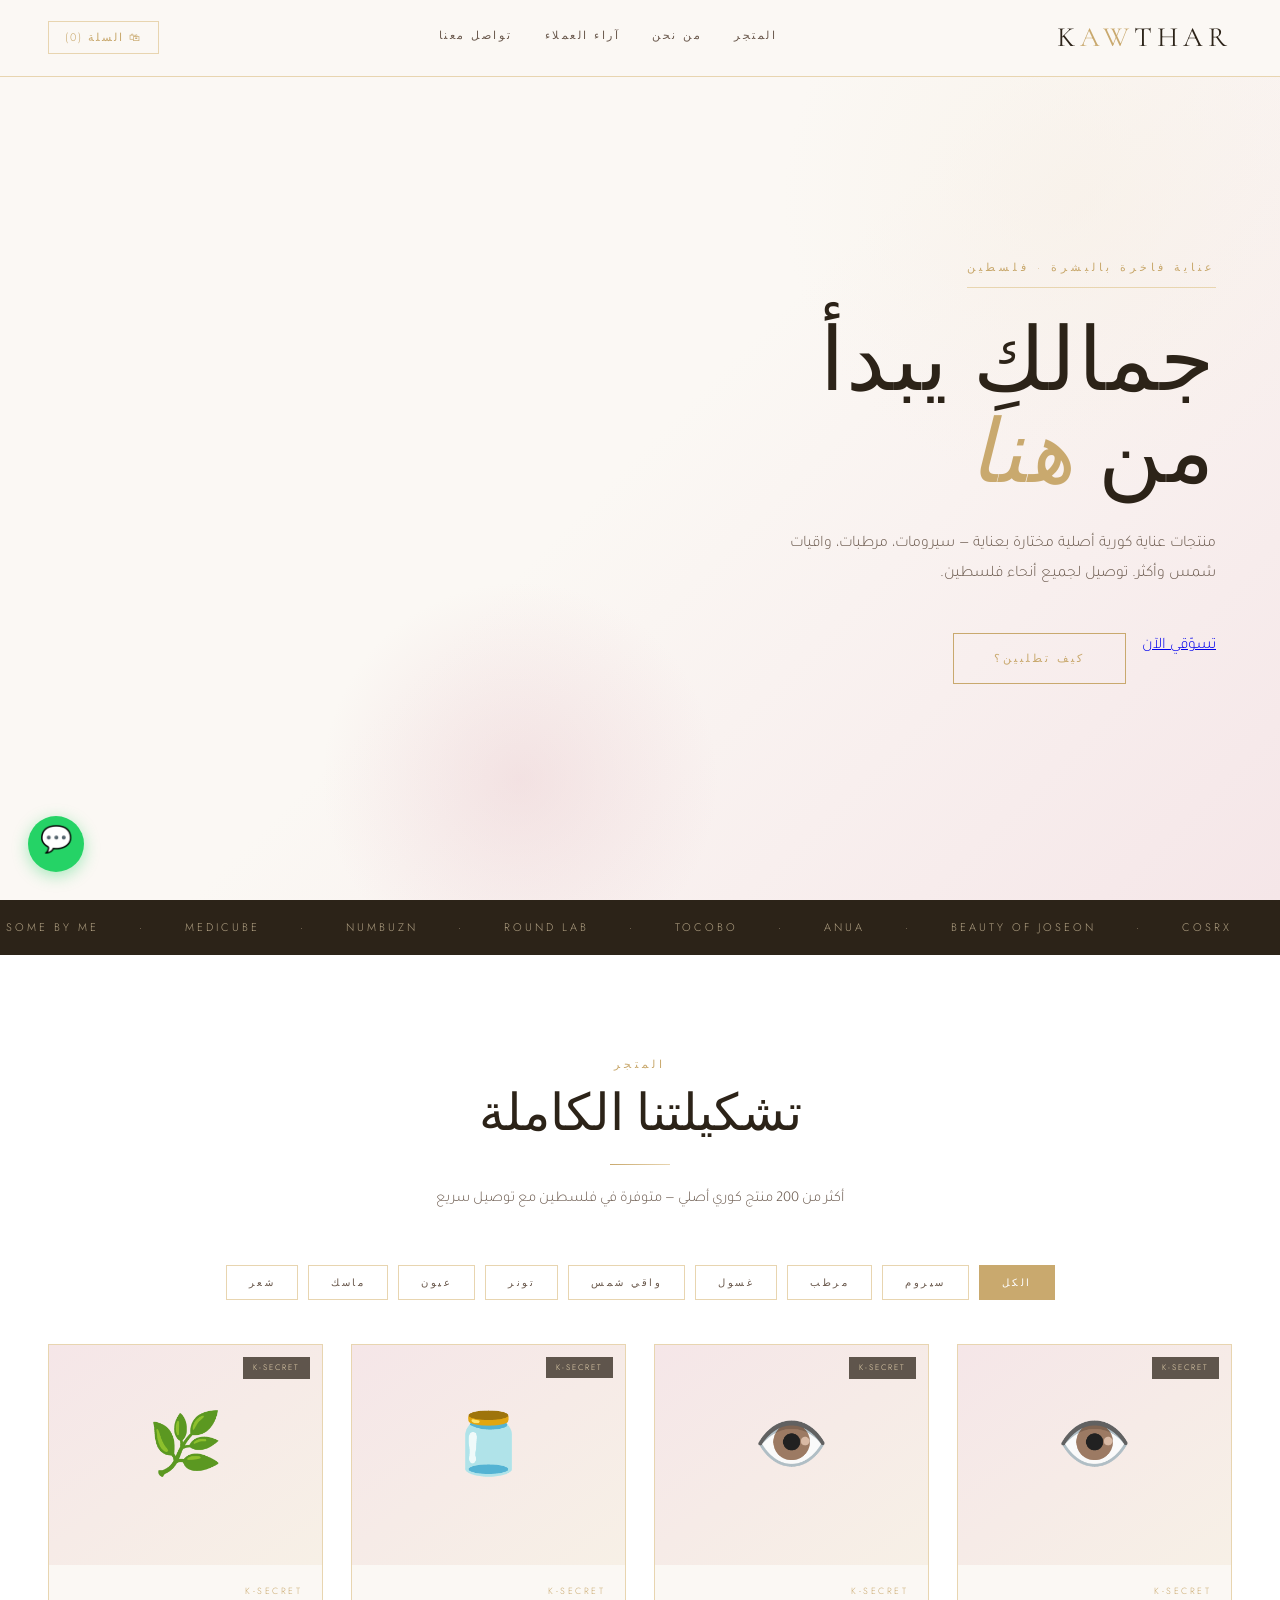
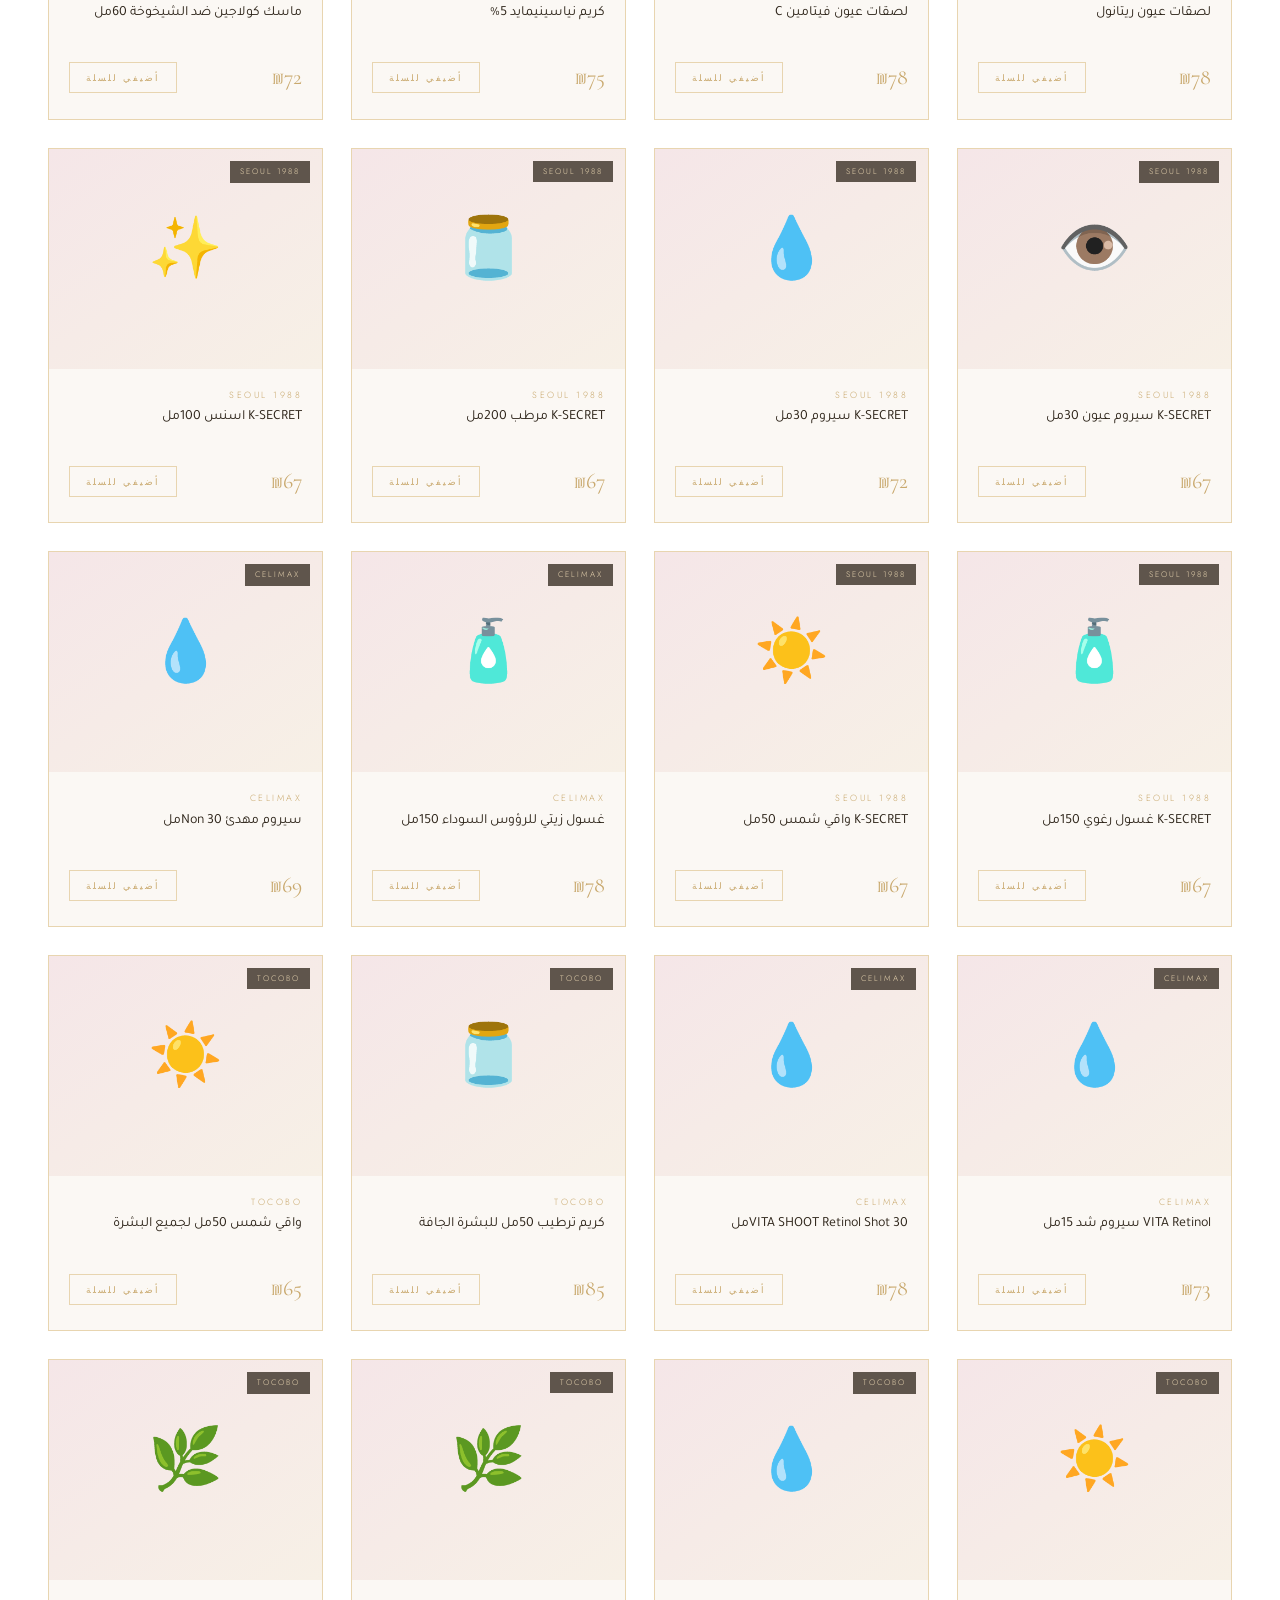
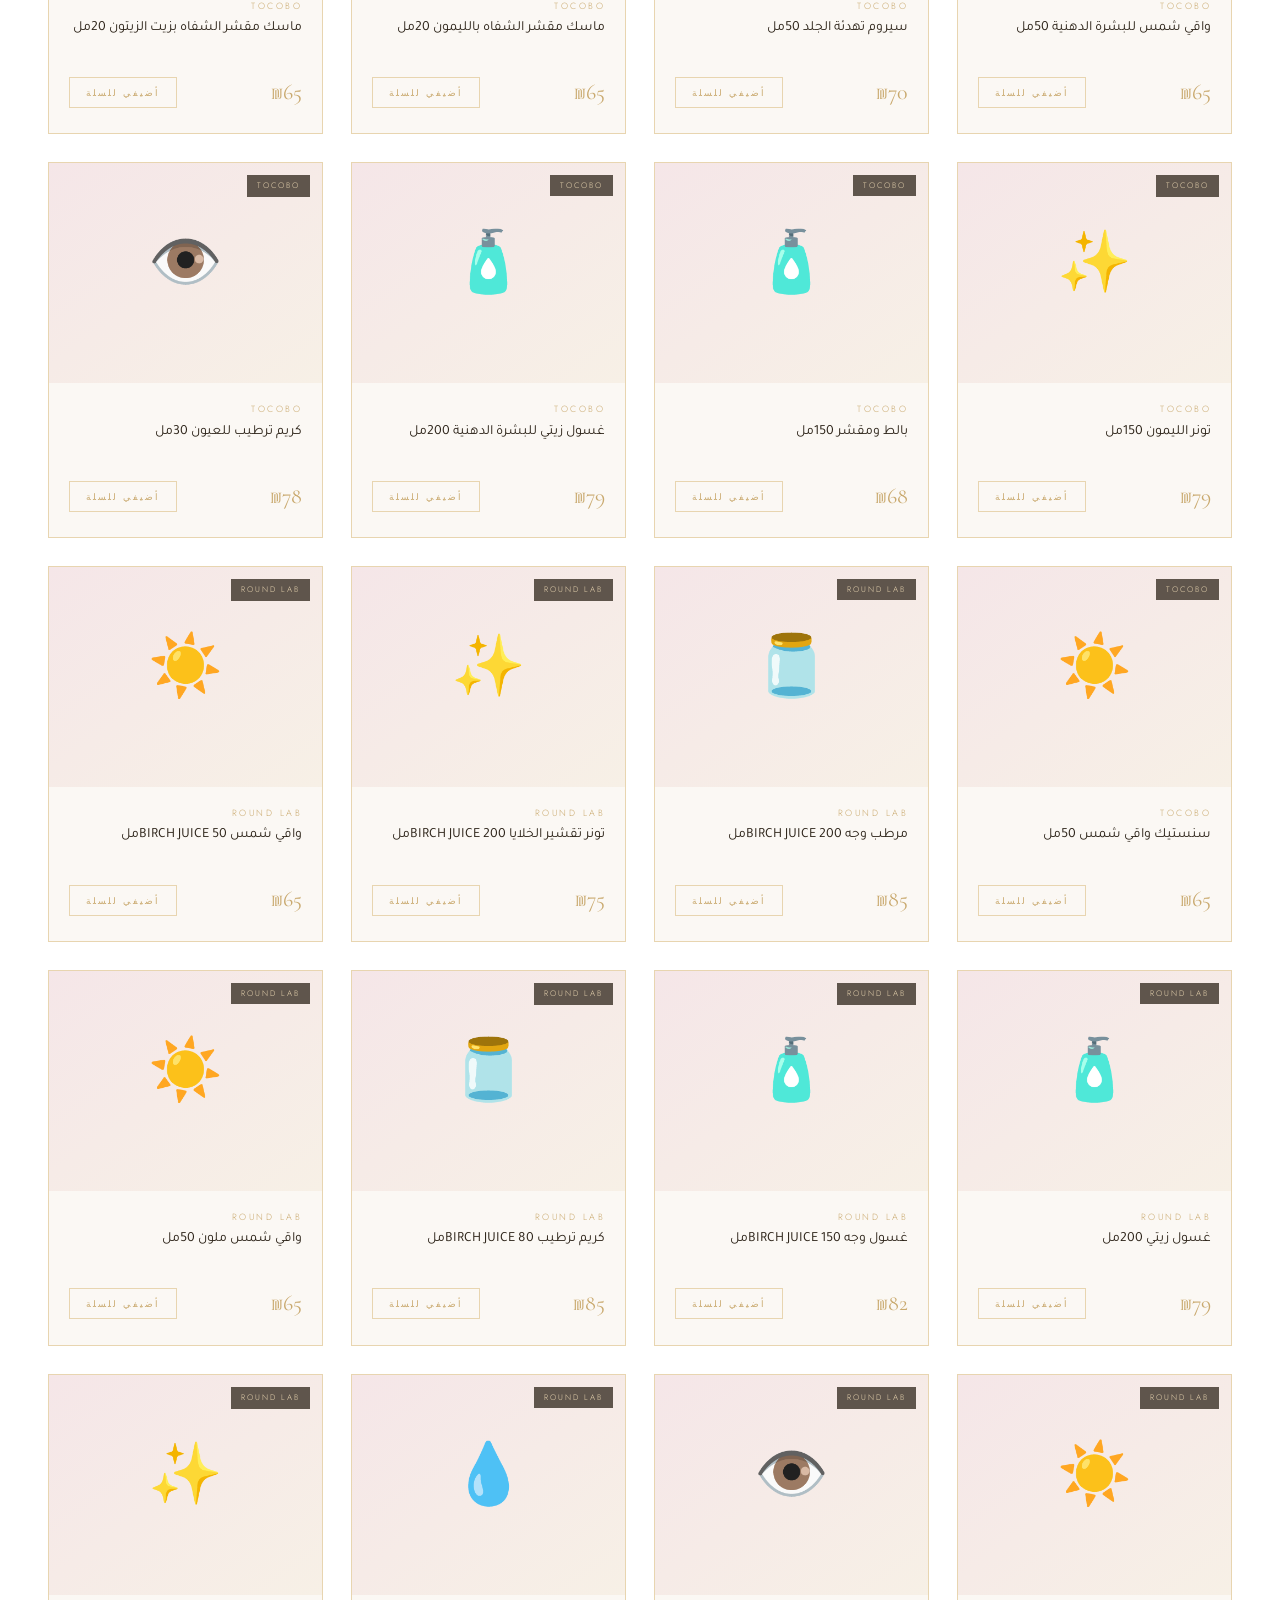
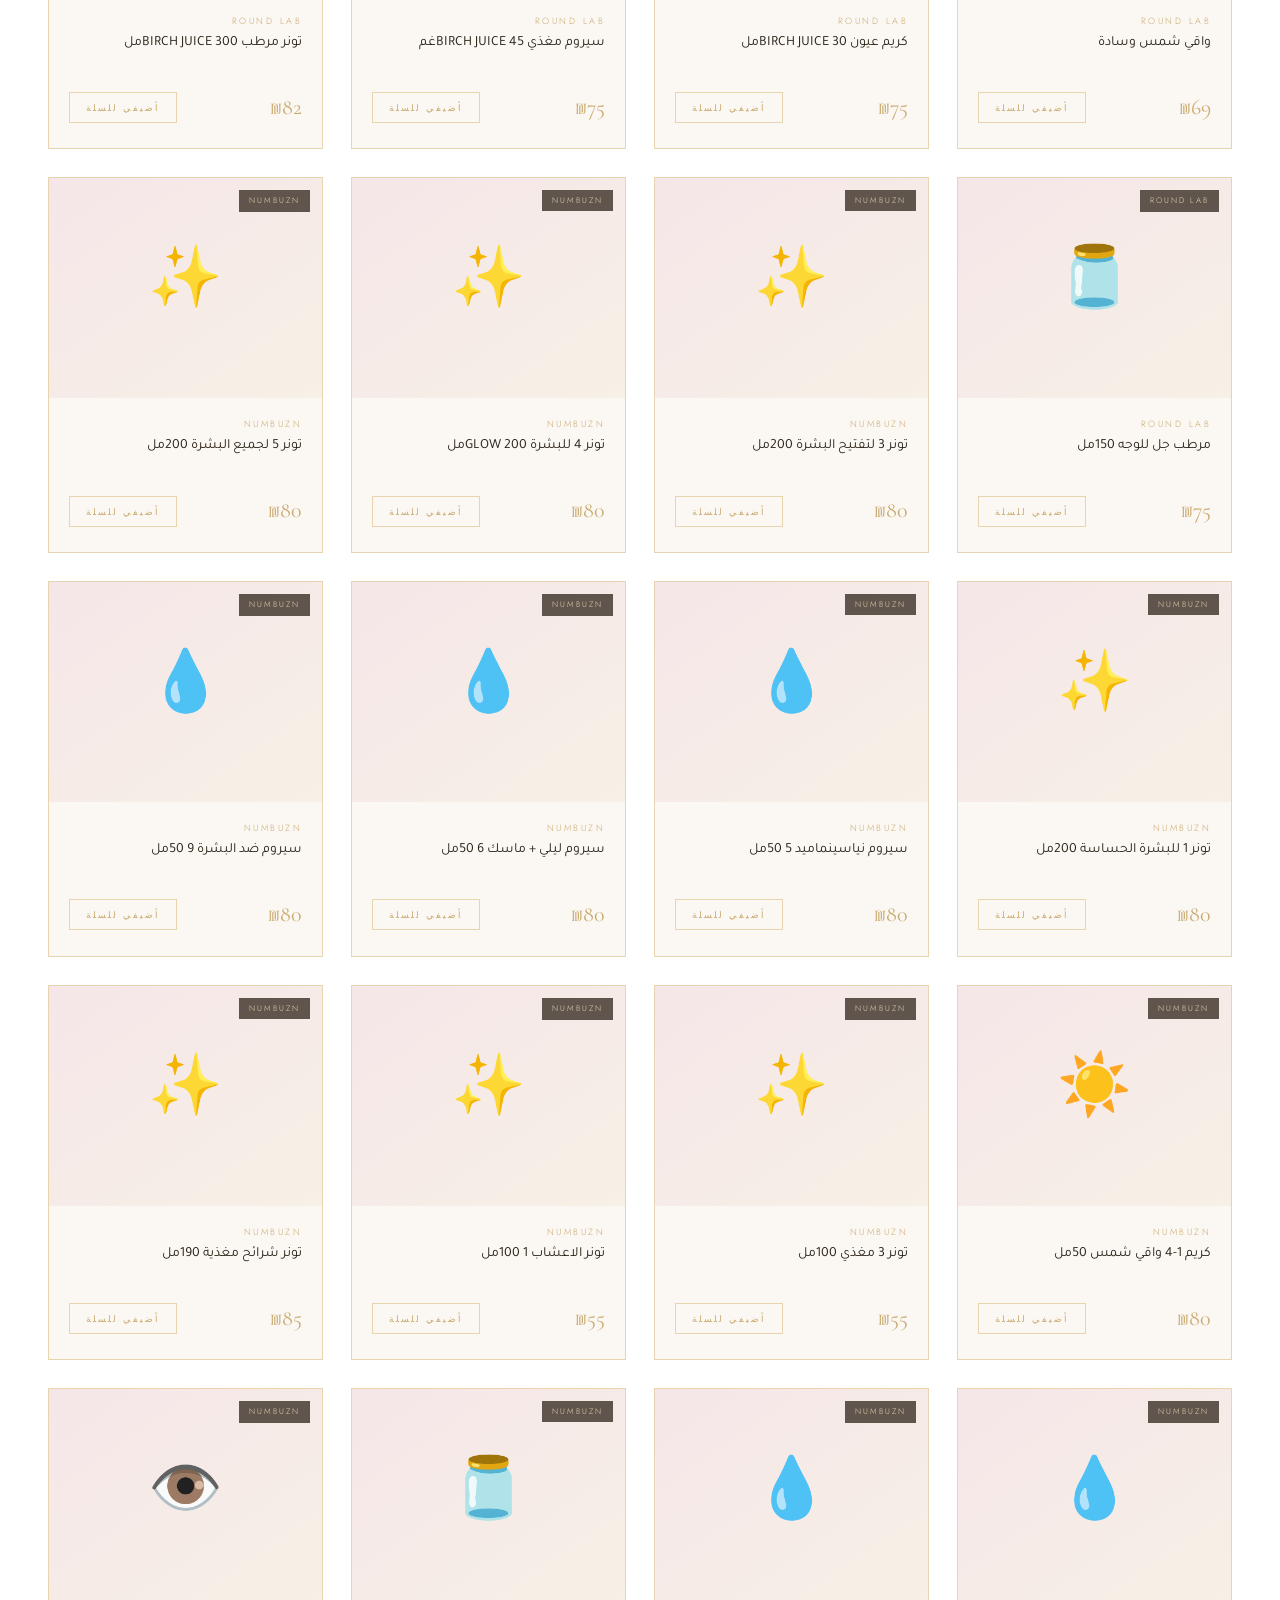
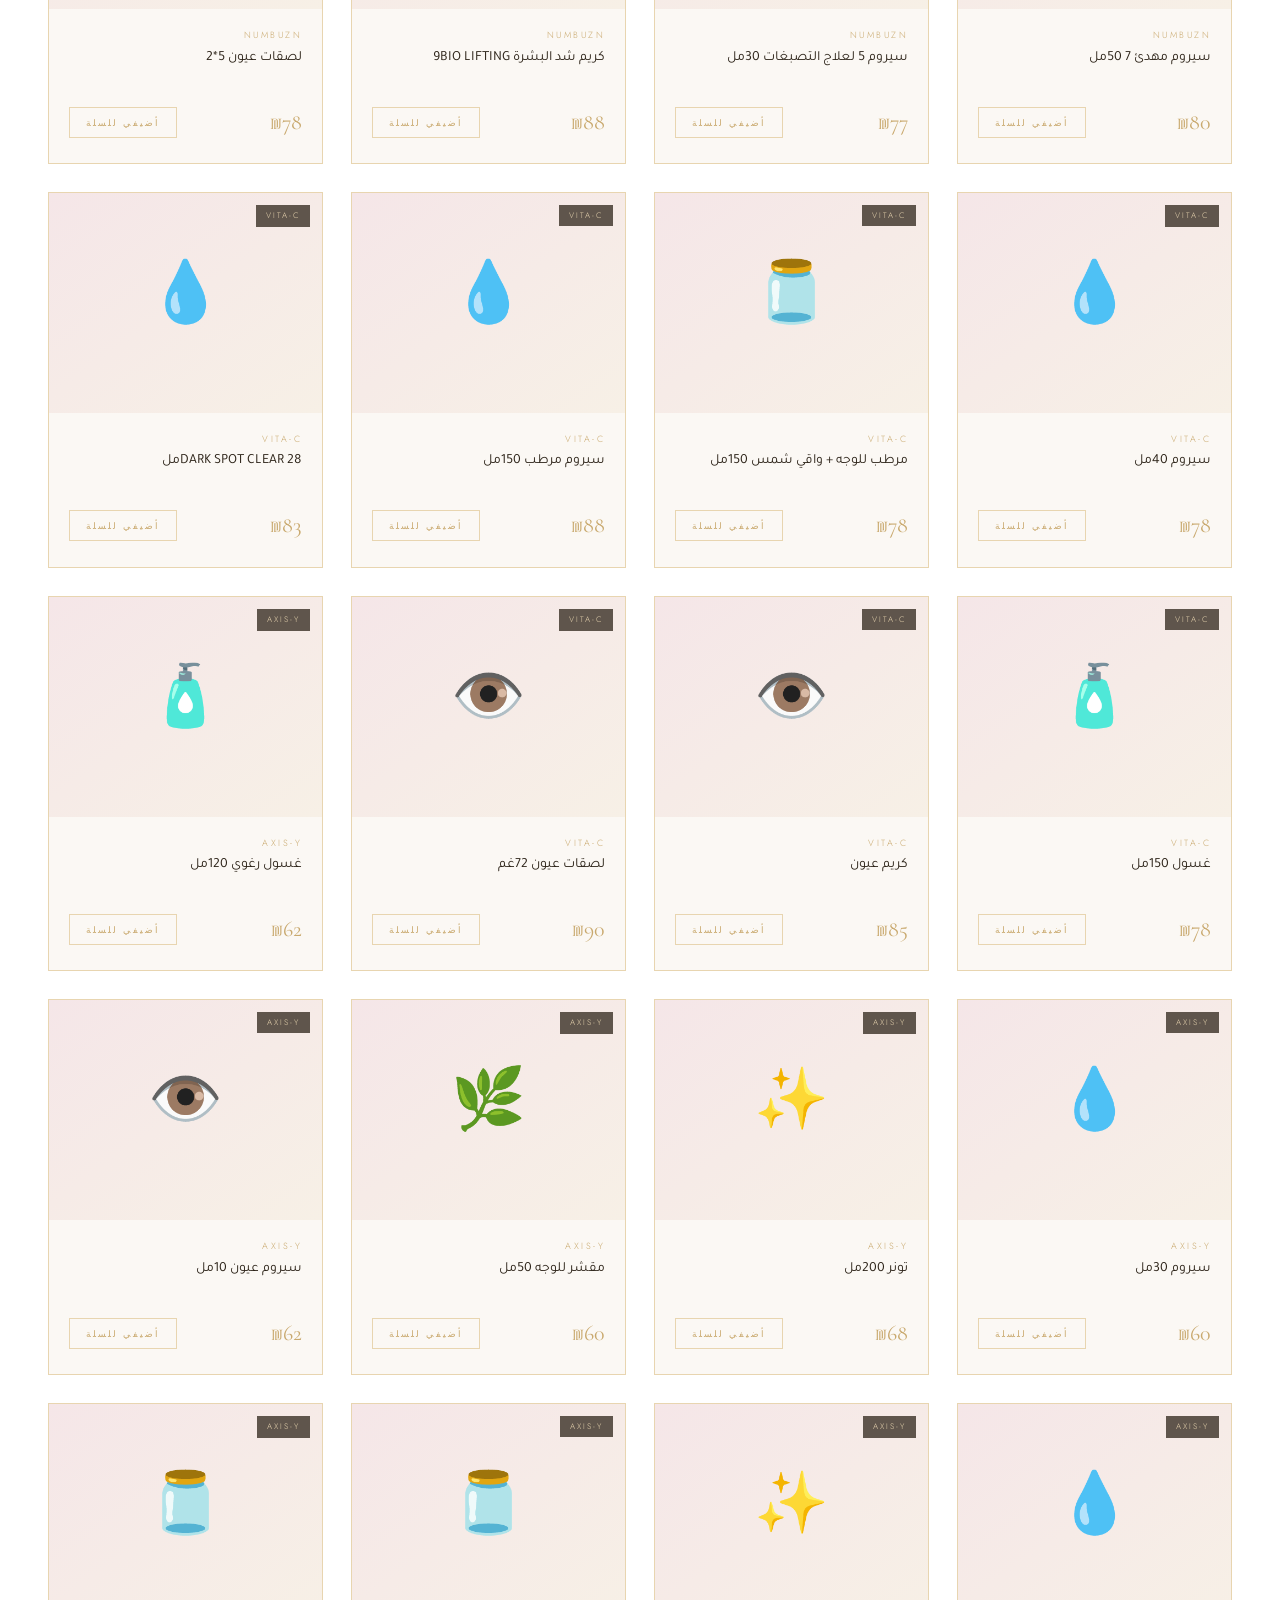
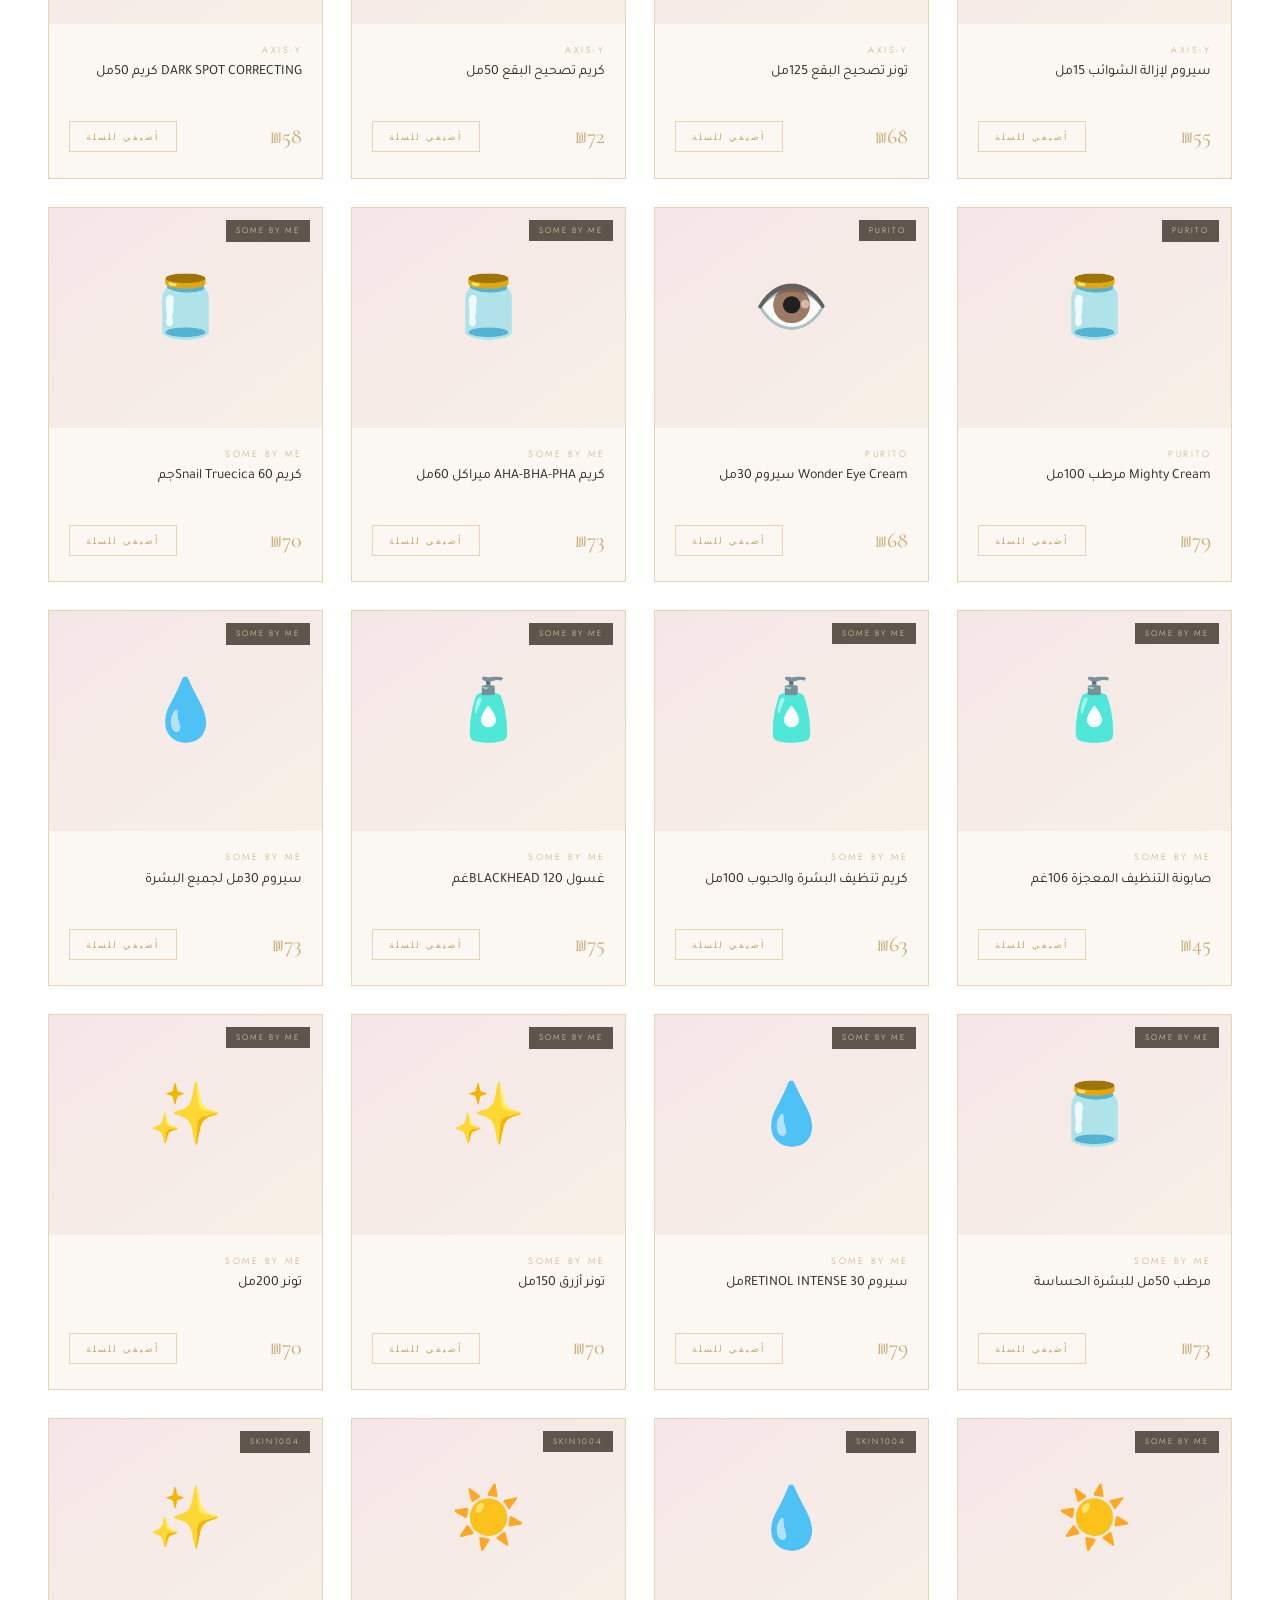
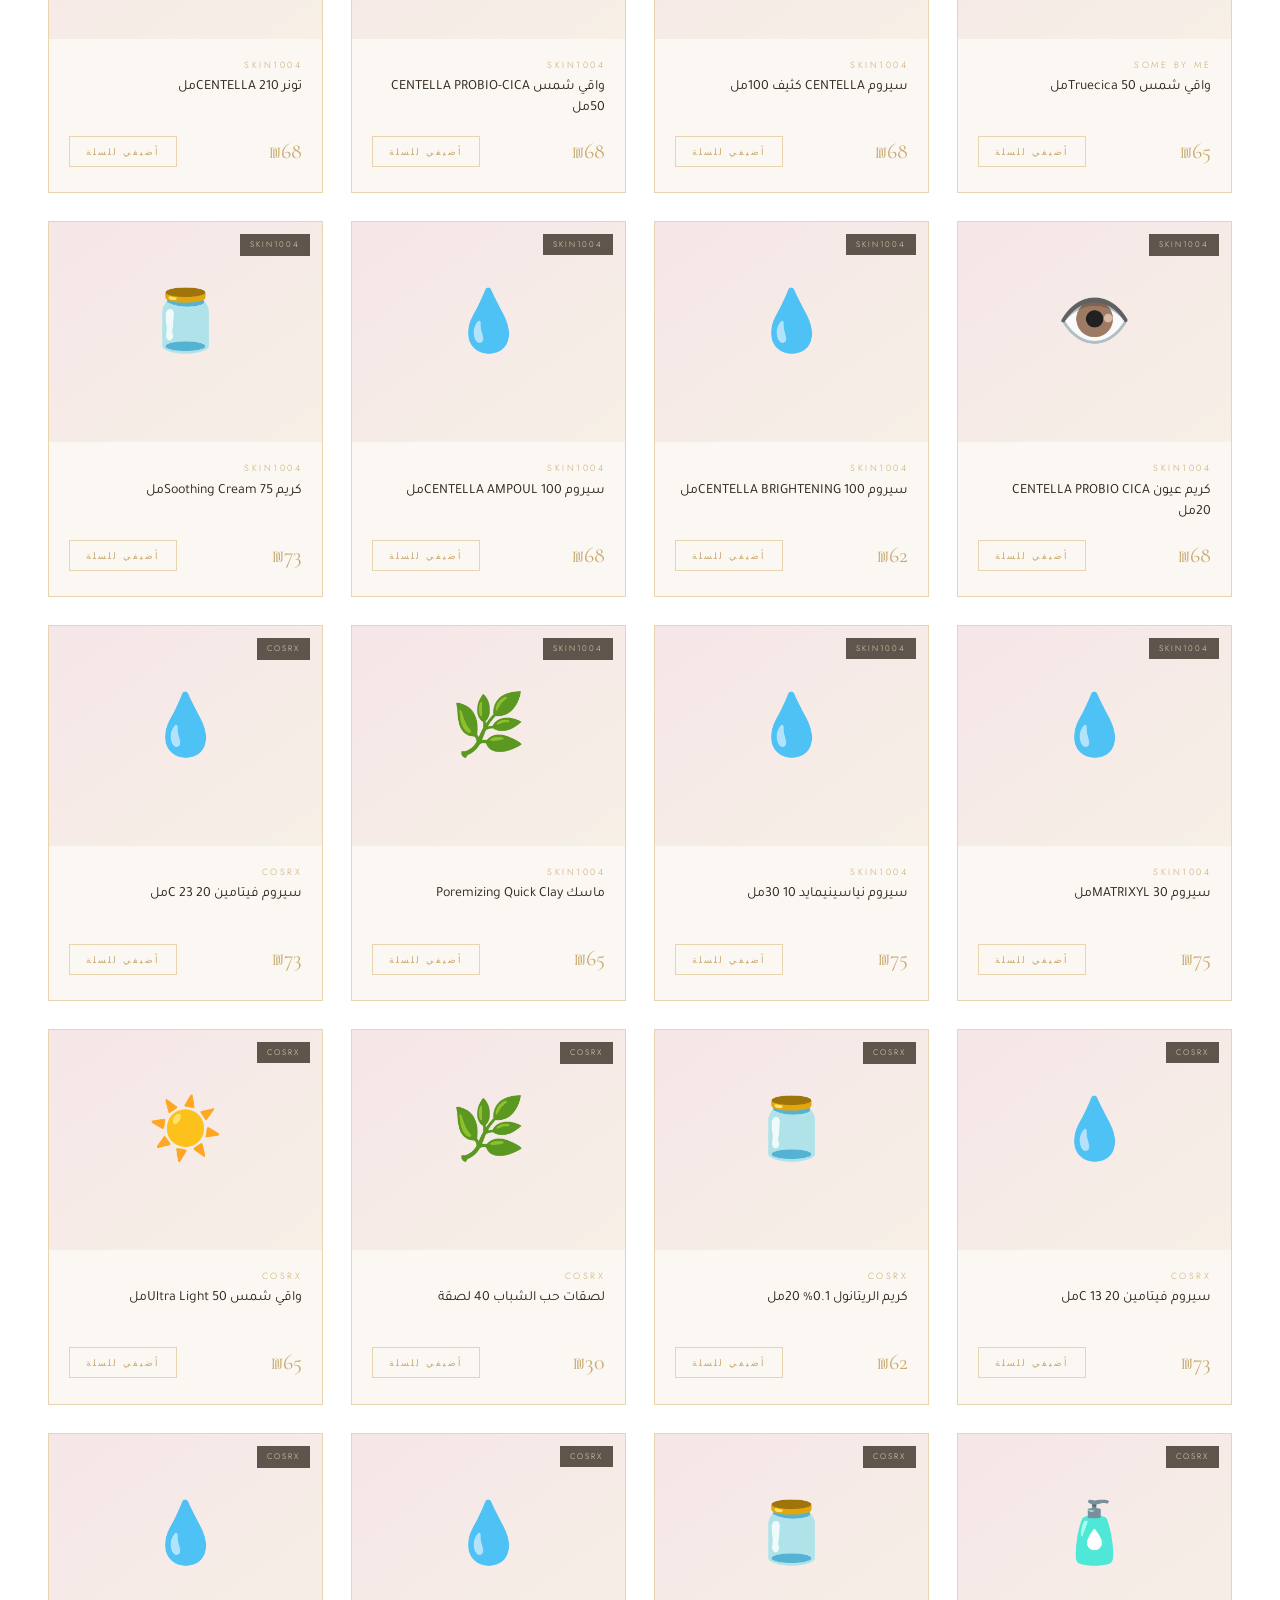
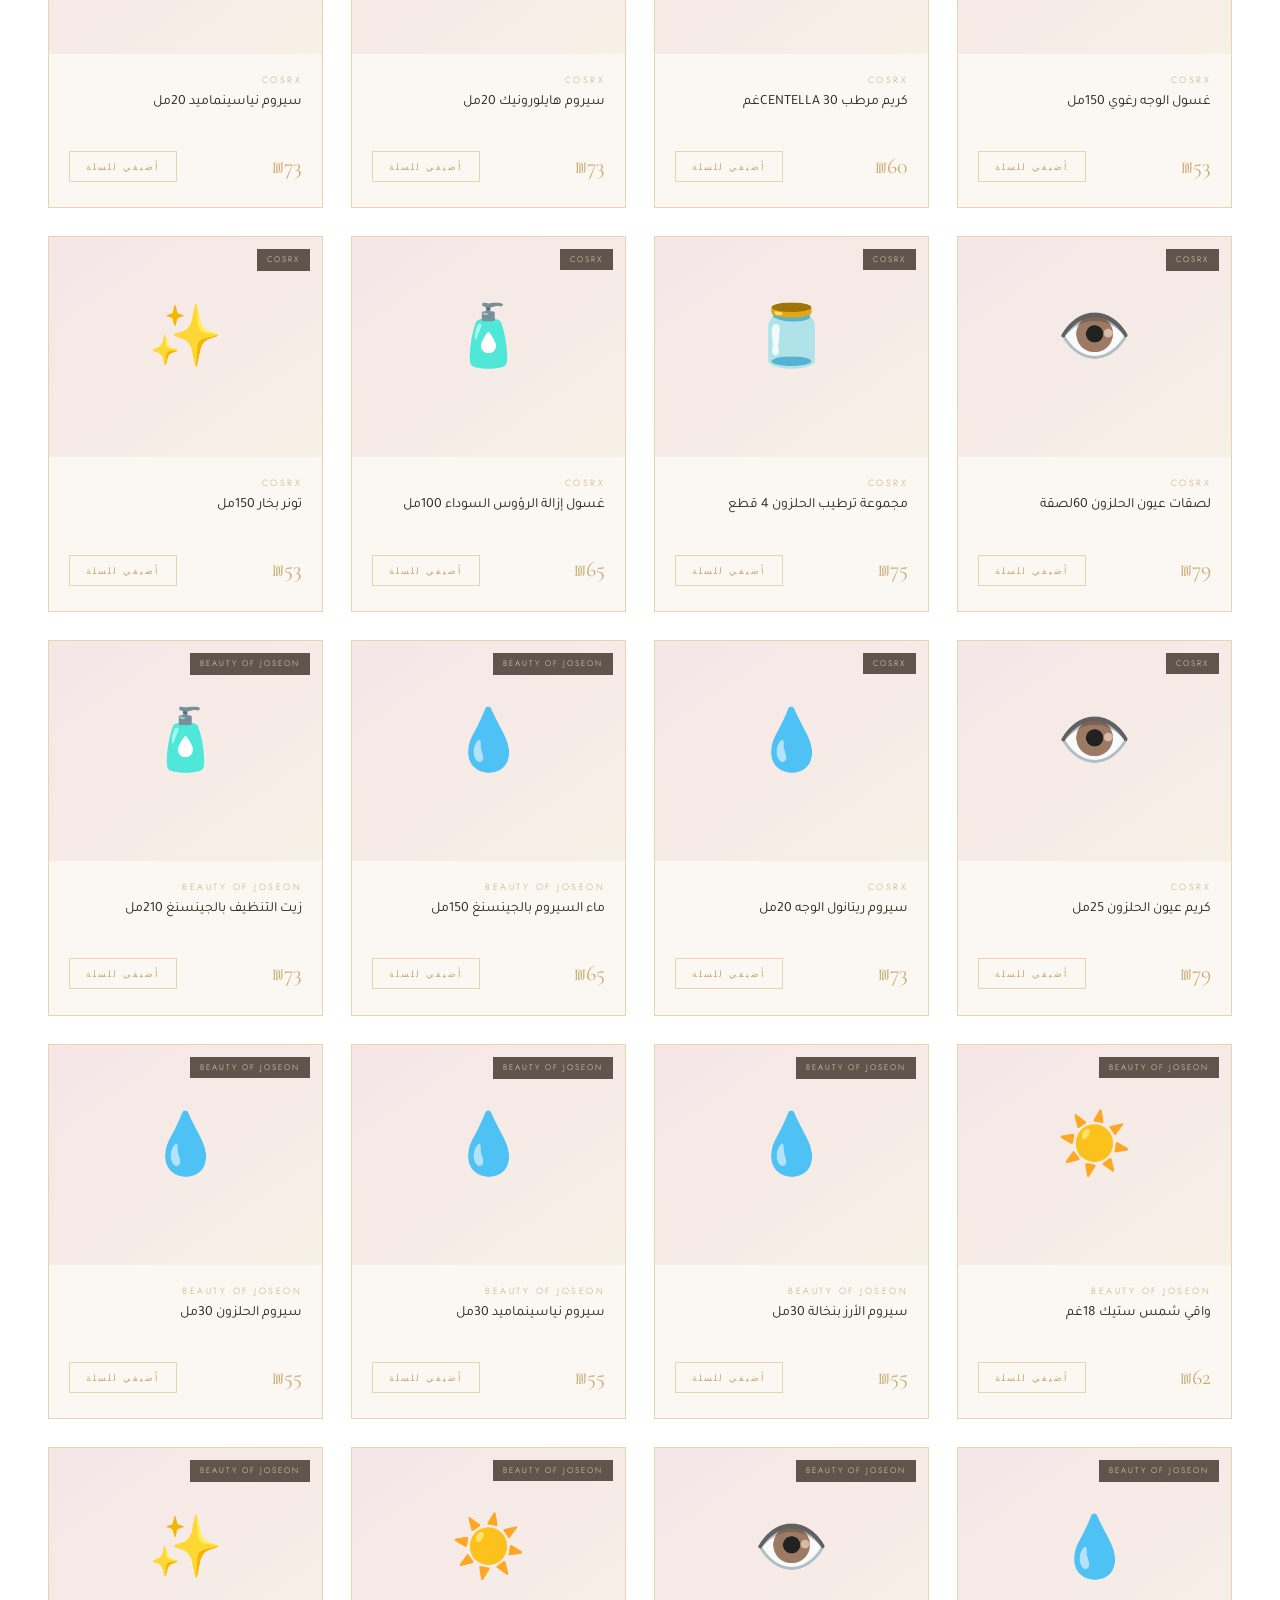
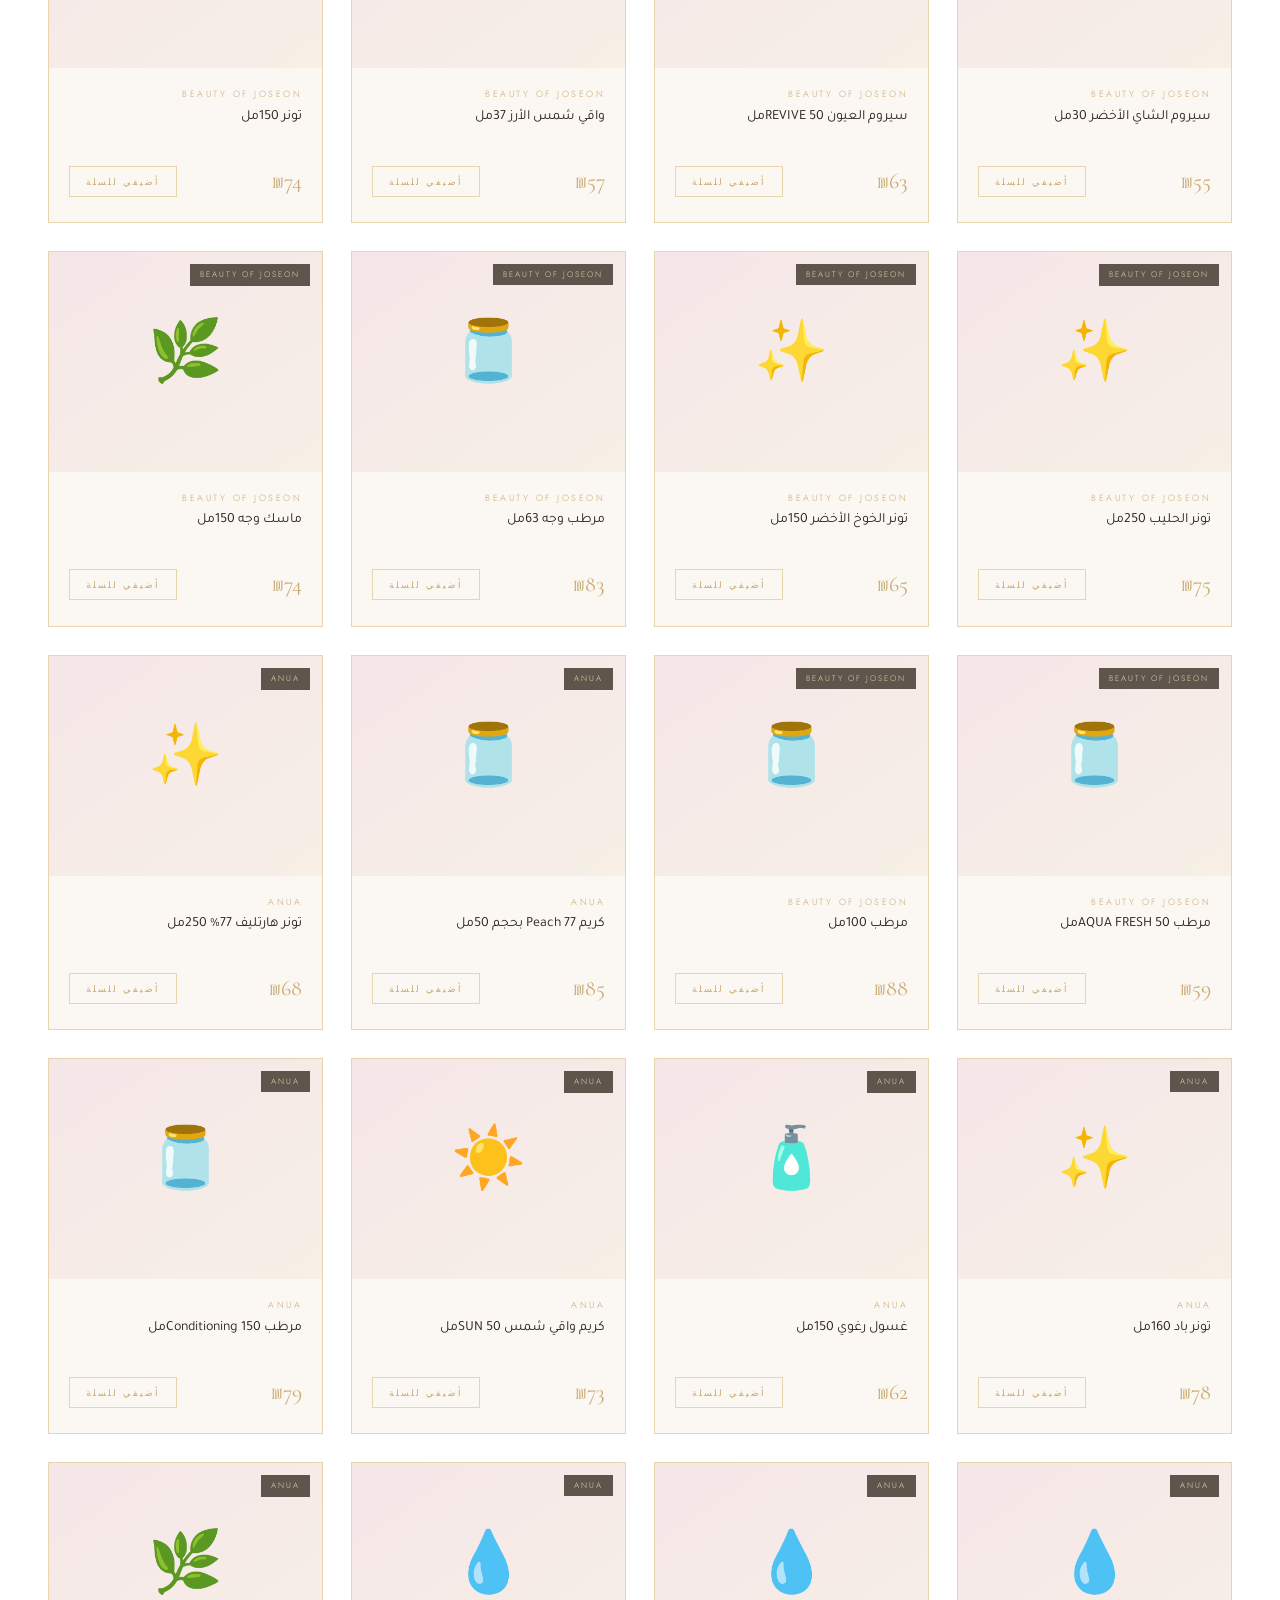
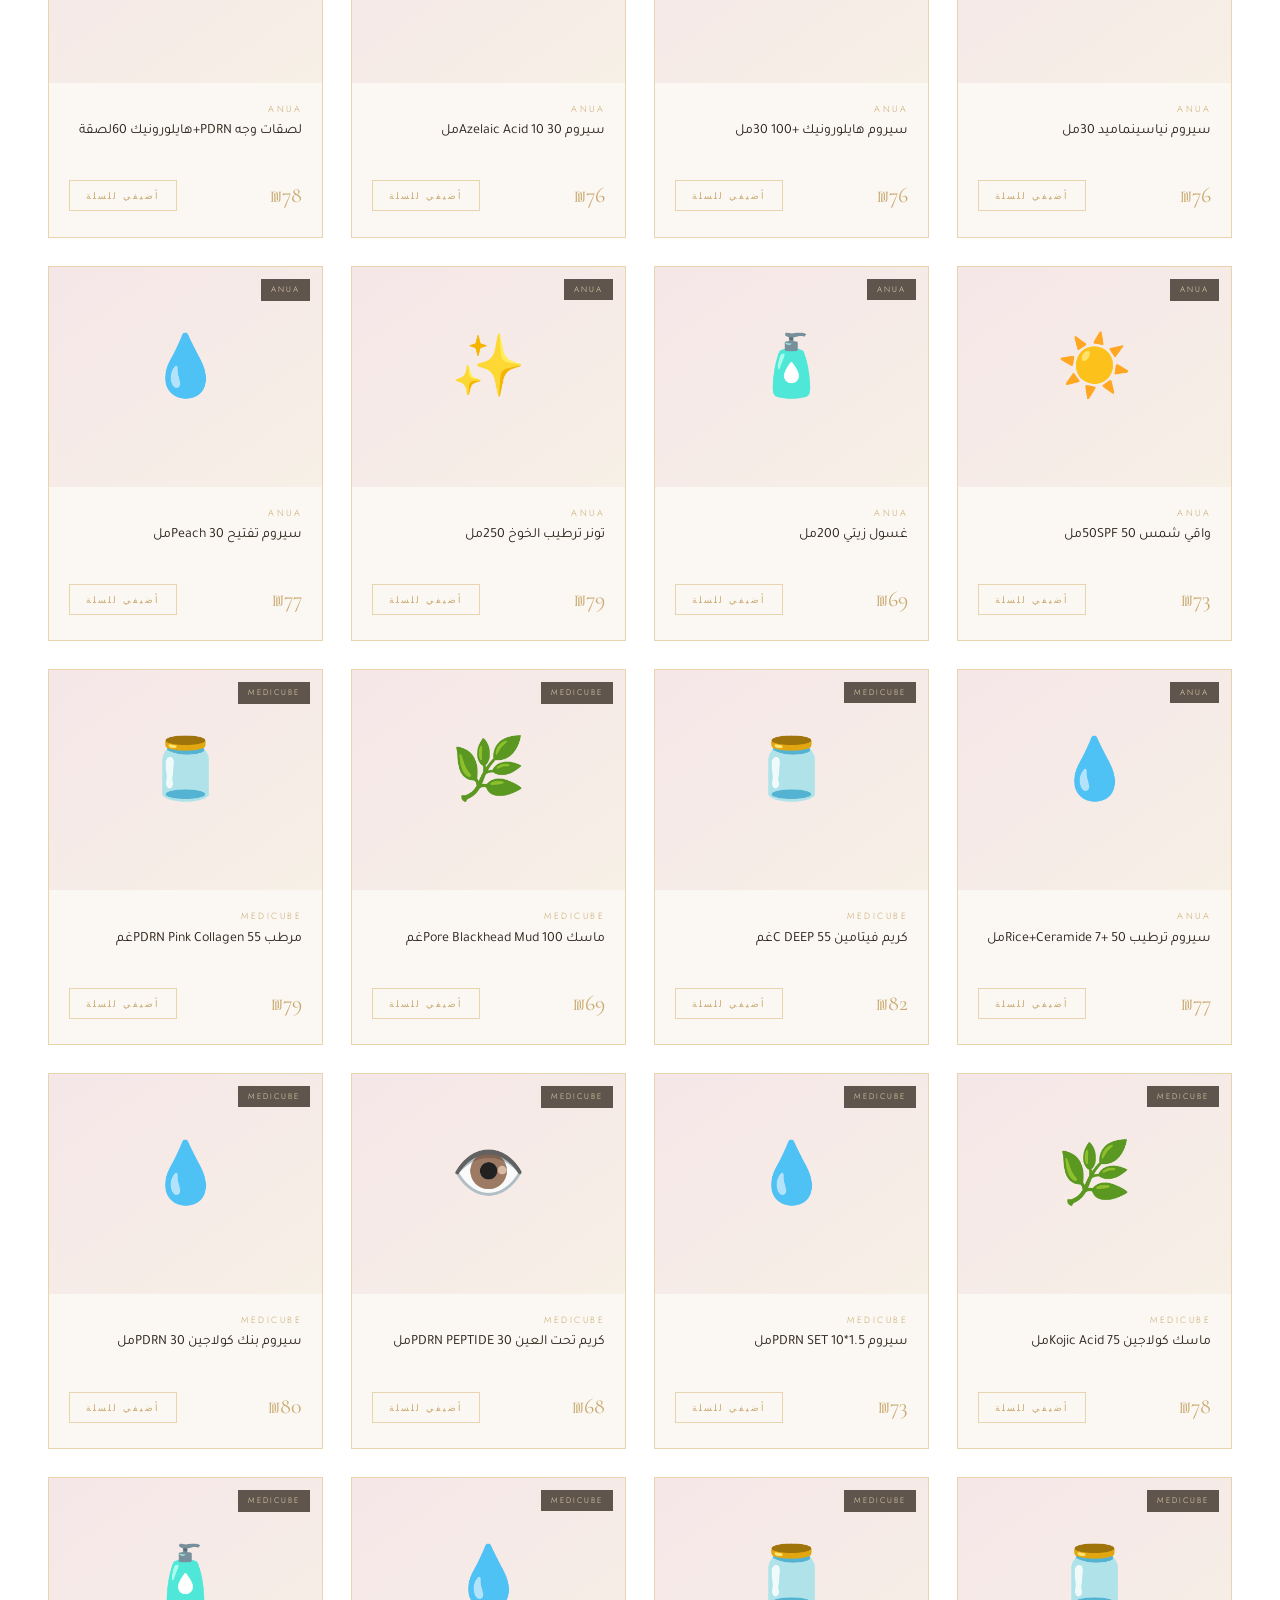
<file: kawthar.html>
<!DOCTYPE html>
<html lang="ar" dir="rtl">
<head>
<meta charset="UTF-8">
<meta name="viewport" content="width=device-width, initial-scale=1.0">
<title>كوثر | عناية فاخرة بالبشرة</title>
<link href="https://fonts.googleapis.com/css2?family=Cormorant+Garamond:ital,wght@0,300;0,400;0,500;1,300;1,400&family=Jost:wght@300;400;500&family=Tajawal:wght@300;400;500&display=swap" rel="stylesheet">
<style>
*,*::before,*::after{box-sizing:border-box;margin:0;padding:0}
:root{
  --gold:#C9A96E;--gold-light:#E8D5B0;--gold-pale:#F7F0E6;
  --pink:#F5E6E8;--pink-mid:#E8C5CB;--pink-deep:#C9909A;
  --cream:#FBF8F4;--dark:#2C2318;--text-mid:#6B5A4E;--text-light:#A89080;--white:#fff;
}
html{scroll-behavior:smooth}
body{font-family:'Tajawal',sans-serif;background:var(--cream);color:var(--dark);font-weight:300;line-height:1.7;direction:rtl}

/* NAV */
nav{position:fixed;top:0;left:0;right:0;z-index:100;background:rgba(251,248,244,.96);backdrop-filter:blur(12px);border-bottom:1px solid var(--gold-light);padding:14px 48px;display:flex;align-items:center;justify-content:space-between}
.nav-logo{font-family:'Cormorant Garamond',serif;font-size:28px;font-weight:400;letter-spacing:5px;color:var(--dark);text-transform:uppercase;text-decoration:none}
.nav-logo span{color:var(--gold)}
.nav-links{display:flex;gap:32px;list-style:none}
.nav-links a{font-family:'Jost',sans-serif;font-size:11px;letter-spacing:2.5px;text-transform:uppercase;color:var(--text-mid);text-decoration:none;transition:color .3s}
.nav-links a:hover{color:var(--gold)}
.cart-icon{font-family:'Jost',sans-serif;font-size:11px;letter-spacing:2px;color:var(--gold);cursor:pointer;border:1px solid var(--gold-light);padding:6px 16px;transition:all .3s}
.cart-icon:hover{background:var(--gold);color:#fff}

/* HERO */
.hero{min-height:100vh;display:flex;align-items:center;background:linear-gradient(135deg,var(--cream) 50%,var(--pink) 100%);padding:120px 64px 80px;position:relative;overflow:hidden}
.hero::before{content:'';position:absolute;top:-100px;right:-100px;width:600px;height:600px;border-radius:50%;background:radial-gradient(circle,var(--gold-pale) 0%,transparent 70%);opacity:.6}
.hero::after{content:'';position:absolute;bottom:-80px;left:25%;width:400px;height:400px;border-radius:50%;background:radial-gradient(circle,var(--pink-mid) 0%,transparent 70%);opacity:.4}
.hero-content{max-width:580px;position:relative;z-index:1}
.hero-tag{display:inline-block;font-family:'Jost',sans-serif;font-size:11px;letter-spacing:4px;text-transform:uppercase;color:var(--gold);margin-bottom:28px;border-bottom:1px solid var(--gold-light);padding-bottom:10px}
.hero h1{font-family:'Cormorant Garamond',serif;font-size:clamp(56px,7vw,88px);font-weight:300;line-height:1.05;letter-spacing:2px;color:var(--dark);margin-bottom:28px}
.hero h1 em{color:var(--gold);font-style:italic}
.hero p{font-size:16px;color:var(--text-mid);max-width:440px;margin-bottom:44px;line-height:1.9}
.hero-btns{display:flex;gap:16px;flex-wrap:wrap}

.btn-outline{display:inline-block;padding:15px 40px;border:1px solid var(--gold);color:var(--gold);font-family:'Jost',sans-serif;font-size:11px;letter-spacing:3px;text-transform:uppercase;text-decoration:none;transition:all .3s;cursor:pointer;background:none}
.btn-outline:hover{background:var(--gold);color:var(--white)}
.hero-img{position:absolute;left:48px;bottom:0;width:420px;opacity:.12;font-size:320px;line-height:1}

/* BRANDS BAR */
.brands-bar{background:var(--dark);padding:18px 48px;display:flex;gap:40px;overflow:hidden;white-space:nowrap;align-items:center}
.brands-bar span{font-family:'Jost',sans-serif;font-size:11px;letter-spacing:3px;color:var(--gold-light);text-transform:uppercase;opacity:.7}

/* SECTIONS */
section{padding:100px 48px}
.section-tag{font-family:'Jost',sans-serif;font-size:11px;letter-spacing:4px;text-transform:uppercase;color:var(--gold);margin-bottom:12px}
.section-title{font-family:'Cormorant Garamond',serif;font-size:clamp(36px,4vw,54px);font-weight:300;line-height:1.15;color:var(--dark);margin-bottom:16px}
.section-sub{font-size:15px;color:var(--text-mid);line-height:1.85}
.divider{width:60px;height:1px;background:linear-gradient(90deg,var(--gold),var(--gold-light));margin:20px 0}

/* SHOP */
#products{background:var(--white)}
.shop-header{text-align:center;margin-bottom:52px}
.shop-header .divider{margin:20px auto}
.shop-header .section-sub{margin:0 auto 36px}

.filter-bar{display:flex;flex-wrap:wrap;gap:10px;justify-content:center;margin-bottom:44px}
.filter-btn{font-family:'Jost',sans-serif;font-size:10px;letter-spacing:2.5px;text-transform:uppercase;padding:9px 22px;border:1px solid var(--gold-light);background:none;color:var(--text-mid);cursor:pointer;transition:all .3s}
.filter-btn:hover,.filter-btn.active{background:var(--gold);color:#fff;border-color:var(--gold)}

.product-grid{display:grid;grid-template-columns:repeat(auto-fill,minmax(240px,1fr));gap:28px;max-width:1280px;margin:0 auto}

.product-card{background:var(--cream);border:1px solid var(--gold-light);transition:transform .3s,box-shadow .3s;cursor:pointer;position:relative;overflow:hidden}
.product-card:hover{transform:translateY(-8px);box-shadow:0 24px 48px rgba(201,169,110,.15)}
.product-card:hover .product-overlay{opacity:1}

.product-img-wrap{width:100%;height:220px;overflow:hidden;position:relative;background:linear-gradient(145deg,var(--pink),var(--gold-pale))}
.product-img-wrap img{width:100%;height:100%;object-fit:contain;padding:16px;transition:transform .4s}
.product-card:hover .product-img-wrap img{transform:scale(1.05)}
.product-overlay{position:absolute;inset:0;background:rgba(201,169,110,.08);opacity:0;transition:opacity .3s;display:flex;align-items:center;justify-content:center}

.brand-badge{position:absolute;top:12px;right:12px;font-family:'Jost',sans-serif;font-size:8px;letter-spacing:2px;text-transform:uppercase;background:rgba(44,35,24,.75);color:var(--gold-light);padding:4px 10px;backdrop-filter:blur(4px)}
.new-badge{position:absolute;top:12px;left:12px;font-family:'Jost',sans-serif;font-size:8px;letter-spacing:2px;text-transform:uppercase;background:var(--pink-deep);color:#fff;padding:4px 10px}

.product-info{padding:18px 20px 22px}
.product-brand-label{font-family:'Jost',sans-serif;font-size:9px;letter-spacing:2.5px;text-transform:uppercase;color:var(--gold);margin-bottom:5px}
.product-card h3{font-family:'Tajawal',sans-serif;font-size:14px;font-weight:400;color:var(--dark);margin-bottom:14px;line-height:1.5;min-height:42px}
.product-footer{display:flex;align-items:center;justify-content:space-between}
.product-price{font-family:'Cormorant Garamond',serif;font-size:22px;color:var(--gold);font-weight:400}
.add-btn{font-family:'Jost',sans-serif;font-size:9px;letter-spacing:2px;text-transform:uppercase;color:var(--gold);border:1px solid var(--gold-light);background:none;padding:8px 16px;cursor:pointer;transition:all .3s}
.add-btn:hover{background:var(--gold);color:#fff}

/* ABOUT */
#about{background:linear-gradient(135deg,var(--gold-pale) 0%,var(--pink) 100%);display:flex;gap:80px;align-items:center;flex-wrap:wrap}
.about-content{flex:1;min-width:300px}
.about-visuals{flex:1;min-width:280px;display:grid;grid-template-columns:1fr 1fr;gap:18px}
.about-stat{background:var(--white);border:1px solid var(--gold-light);padding:28px 20px;text-align:center}
.about-stat .num{font-family:'Cormorant Garamond',serif;font-size:42px;font-weight:300;color:var(--gold);display:block;line-height:1}
.about-stat .lbl{font-family:'Jost',sans-serif;font-size:10px;letter-spacing:2px;text-transform:uppercase;color:var(--text-mid);margin-top:6px;display:block}
.about-big{grid-column:1/-1;background:var(--gold);padding:28px;text-align:center}
.about-big p{font-family:'Cormorant Garamond',serif;font-size:22px;font-style:italic;color:#fff;font-weight:300}

/* ORDER SECTION */
#order{background:var(--dark);padding:100px 48px;text-align:center}
#order .section-tag{color:var(--gold-light)}
#order .section-title{color:var(--cream)}
#order .section-sub{color:var(--text-light);margin:0 auto 48px;max-width:520px}
.order-options{display:flex;gap:24px;justify-content:center;flex-wrap:wrap;margin-top:40px}
.order-card{background:rgba(255,255,255,.05);border:1px solid rgba(201,169,110,.25);padding:40px 32px;flex:1;min-width:220px;max-width:280px;text-align:center;transition:border-color .3s}
.order-card:hover{border-color:var(--gold)}
.order-icon{font-size:36px;margin-bottom:16px}
.order-card h3{font-family:'Cormorant Garamond',serif;font-size:22px;font-weight:300;color:var(--cream);margin-bottom:10px}
.order-card p{font-size:13px;color:var(--text-light);line-height:1.7;margin-bottom:20px}
.order-btn{display:inline-block;padding:12px 28px;border:1px solid var(--gold);color:var(--gold);font-family:'Jost',sans-serif;font-size:10px;letter-spacing:2px;text-transform:uppercase;text-decoration:none;transition:all .3s;cursor:pointer;background:none}
.order-btn:hover{background:var(--gold);color:#fff}

/* REVIEWS */
#reviews{background:var(--white);text-align:center}
.reviews-grid{display:grid;grid-template-columns:repeat(auto-fit,minmax(260px,1fr));gap:24px;max-width:1050px;margin:52px auto 0}
.review-card{background:var(--cream);border:1px solid var(--gold-light);padding:36px 28px;text-align:right;transition:transform .3s}
.review-card:hover{transform:translateY(-4px)}
.stars{color:var(--gold);font-size:18px;letter-spacing:3px;margin-bottom:16px}
.review-card blockquote{font-family:'Tajawal',sans-serif;font-size:16px;font-weight:300;color:var(--dark);line-height:1.75;margin-bottom:18px}
.reviewer{font-family:'Jost',sans-serif;font-size:11px;letter-spacing:2px;text-transform:uppercase;color:var(--text-light)}

/* CONTACT */
#contact{background:var(--cream);padding:100px 48px;text-align:center}
.contact-wrap{display:flex;gap:60px;max-width:1000px;margin:52px auto 0;flex-wrap:wrap;text-align:right}
.contact-info{flex:1;min-width:240px}
.contact-info h3{font-family:'Cormorant Garamond',serif;font-size:28px;font-weight:300;margin-bottom:20px;color:var(--dark)}
.contact-info p{font-size:14px;color:var(--text-mid);line-height:1.8;margin-bottom:12px}
.contact-info a{color:var(--gold);text-decoration:none}
.contact-form-wrap{flex:1;min-width:280px}
.contact-form{display:flex;flex-direction:column;gap:14px}
.contact-form input,.contact-form textarea,.contact-form select{background:#fff;border:1px solid var(--gold-light);color:var(--dark);padding:13px 18px;font-family:'Tajawal',sans-serif;font-size:14px;font-weight:300;outline:none;resize:none;transition:border-color .3s;width:100%;text-align:right}
.contact-form input:focus,.contact-form textarea:focus,.contact-form select:focus{border-color:var(--gold)}
.contact-form textarea{height:120px}

/* CART MODAL */
.cart-modal{display:none;position:fixed;inset:0;z-index:999;background:rgba(44,35,24,.5);backdrop-filter:blur(4px)}
.cart-modal.open{display:flex;align-items:flex-start;justify-content:flex-start}
.cart-panel{background:var(--cream);width:380px;min-height:100vh;padding:32px 28px;border-left:1px solid var(--gold-light);overflow-y:auto}
.cart-panel h2{font-family:'Cormorant Garamond',serif;font-size:28px;font-weight:300;margin-bottom:24px;color:var(--dark)}
.cart-items{display:flex;flex-direction:column;gap:16px;margin-bottom:28px}
.cart-item{display:flex;gap:14px;align-items:center;border-bottom:1px solid var(--gold-light);padding-bottom:14px}
.cart-item-info{flex:1}
.cart-item-info h4{font-size:13px;font-weight:400;color:var(--dark);margin-bottom:4px}
.cart-item-info span{font-family:'Cormorant Garamond',serif;font-size:18px;color:var(--gold)}
.remove-btn{background:none;border:none;color:var(--text-light);cursor:pointer;font-size:18px;padding:4px}
.cart-total{font-family:'Cormorant Garamond',serif;font-size:24px;color:var(--dark);margin-bottom:20px}
.cart-empty{font-size:14px;color:var(--text-light);text-align:center;padding:40px 0}
.close-cart{background:none;border:none;font-size:22px;cursor:pointer;color:var(--text-mid);margin-bottom:20px}

/* WHATSAPP FLOAT */
.wa-float{position:fixed;bottom:28px;left:28px;z-index:200;background:#25D366;color:#fff;width:56px;height:56px;border-radius:50%;display:flex;align-items:center;justify-content:center;font-size:26px;text-decoration:none;box-shadow:0 4px 16px rgba(37,211,102,.4);transition:transform .3s}
.wa-float:hover{transform:scale(1.1)}

/* FOOTER */
footer{background:#1A1108;color:var(--text-light);text-align:center;padding:32px 48px;font-family:'Jost',sans-serif;font-size:11px;letter-spacing:1.5px}
footer span{color:var(--gold)}
.footer-links{display:flex;gap:28px;justify-content:center;margin-bottom:16px;flex-wrap:wrap}
.footer-links a{color:var(--text-light);text-decoration:none;font-size:11px;letter-spacing:2px;text-transform:uppercase;transition:color .3s}
.footer-links a:hover{color:var(--gold)}

@media(max-width:768px){
  nav{padding:14px 20px}
  .nav-links{display:none}
  section{padding:70px 20px}
  .hero{padding:100px 24px 60px}
  #about{flex-direction:column;gap:40px}
  .contact-wrap{flex-direction:column}
  .cart-panel{width:100vw}
}
</style>
</head>
<body>

<!-- NAV -->
<nav>
  <a href="#home" class="nav-logo">K<span>aw</span>thar</a>
  <ul class="nav-links">
    <li><a href="#products">المتجر</a></li>
    <li><a href="#about">من نحن</a></li>
    <li><a href="#reviews">آراء العملاء</a></li>
    <li><a href="#contact">تواصل معنا</a></li>
  </ul>
  <div class="cart-icon" onclick="toggleCart()">🛍 السلة (<span id="cartCount">0</span>)</div>
</nav>

<!-- HERO -->
<section class="hero" id="home">
  <div class="hero-content">
    <div class="hero-tag">عناية فاخرة بالبشرة · فلسطين</div>
    <h1>جمالكِ يبدأ<br>من <em>هنا</em></h1>
    <p>منتجات عناية كورية أصلية مختارة بعناية — سيرومات، مرطبات، واقيات شمس وأكثر. توصيل لجميع أنحاء فلسطين.</p>
    <div class="hero-btns">
      <a href="#products" class="btn-gold">تسوّقي الآن</a>
      <a href="#order" class="btn-outline">كيف تطلبين؟</a>
    </div>
  </div>
</section>

<!-- BRANDS BAR -->
<div class="brands-bar">
  <span>COSRX</span><span>·</span><span>BEAUTY OF JOSEON</span><span>·</span>
  <span>ANUA</span><span>·</span><span>TOCOBO</span><span>·</span>
  <span>ROUND LAB</span><span>·</span><span>NUMBUZN</span><span>·</span>
  <span>MEDICUBE</span><span>·</span><span>SOME BY ME</span><span>·</span>
  <span>SKIN1004</span><span>·</span><span>AXIS-Y</span><span>·</span>
  <span>VITA-C</span><span>·</span><span>PURITO</span><span>·</span>
  <span>DR. ALTHEA</span><span>·</span><span>HARUHARU</span>
</div>

<!-- PRODUCTS -->
<section id="products">
  <div class="shop-header">
    <div class="section-tag">المتجر</div>
    <h2 class="section-title">تشكيلتنا الكاملة</h2>
    <div class="divider"></div>
    <p class="section-sub">أكثر من 200 منتج كوري أصلي — متوفرة في فلسطين مع توصيل سريع</p>
  </div>

  <div class="filter-bar">
    <button class="filter-btn active" onclick="filterProducts('all',this)">الكل</button>
    <button class="filter-btn" onclick="filterProducts('serum',this)">سيروم</button>
    <button class="filter-btn" onclick="filterProducts('moisturizer',this)">مرطب</button>
    <button class="filter-btn" onclick="filterProducts('cleanser',this)">غسول</button>
    <button class="filter-btn" onclick="filterProducts('sunscreen',this)">واقي شمس</button>
    <button class="filter-btn" onclick="filterProducts('toner',this)">تونر</button>
    <button class="filter-btn" onclick="filterProducts('eye',this)">عيون</button>
    <button class="filter-btn" onclick="filterProducts('mask',this)">ماسك</button>
    <button class="filter-btn" onclick="filterProducts('hair',this)">شعر</button>
  </div>

  <div class="product-grid" id="productGrid"></div>
</section>

<!-- ABOUT -->
<section id="about">
  <div class="about-content">
    <div class="section-tag">قصتنا</div>
    <h2 class="section-title">كوثر<br>جمال أصيل</h2>
    <div class="divider"></div>
    <p class="section-sub" style="margin-bottom:20px">كوثر هو متجرك المفضل لأفضل منتجات العناية الكورية في فلسطين. نختار لكِ كل منتج بعناية لنضمن لكِ الجودة الحقيقية.</p>
    <p class="section-sub">نؤمن بأن كل امرأة تستحق بشرة صحية ومشرقة — بدون مواد ضارة، بدون تعقيد.</p>
  </div>
  <div class="about-visuals">
    <div class="about-stat"><span class="num">50+</span><span class="lbl">ماركة كورية</span></div>
    <div class="about-stat"><span class="num">500+</span><span class="lbl">عميلة سعيدة</span></div>
    <div class="about-stat"><span class="num">100%</span><span class="lbl">منتجات أصلية</span></div>
    <div class="about-stat"><span class="num">🇵🇸</span><span class="lbl">فلسطين</span></div>
    <div class="about-big"><p>"لأنكِ تستحقين الأفضل دائماً"</p></div>
  </div>
</section>

<!-- HOW TO ORDER -->
<section id="order">
  <div class="section-tag">الطلب</div>
  <h2 class="section-title" style="color:var(--cream)">كيف تطلبين؟</h2>
  <div class="divider" style="background:linear-gradient(90deg,var(--gold),transparent);margin:20px auto"></div>
  <p class="section-sub" style="color:var(--text-light);max-width:500px;margin:0 auto">الطلب سهل وسريع — اختاري المنتج وتواصلي معنا مباشرة</p>
  <div class="order-options">
    <div class="order-card">
      <div class="order-icon">💬</div>
      <h3>واتساب</h3>
      <p>أرسلي اسم المنتج وعنوانك على واتساب وبنوصله إلك</p>
      <a href="https://wa.me/972599269950" class="order-btn" target="_blank">راسليني على واتساب</a>
    </div>
    <div class="order-card">
      <div class="order-icon">📱</div>
      <h3>إنستغرام</h3>
      <p>تابعينا على إنستغرام وأرسلي رسالة مباشرة لطلب أي منتج</p>
      <a href="https://instagram.com/kawthar_skincare" class="order-btn" target="_blank">تابعينا على إنستغرام</a>
    </div>
    <div class="order-card">
      <div class="order-icon">📝</div>
      <h3>نموذج الطلب</h3>
      <p>أضيفي المنتجات للسلة واملأي النموذج وبنتواصل معك</p>
      <a href="#contact" class="order-btn">اطلبي الآن</a>
    </div>
  </div>
</section>

<!-- REVIEWS -->
<section id="reviews">
  <div class="section-tag" style="text-align:center">آراء العملاء</div>
  <h2 class="section-title" style="text-align:center">ماذا قالوا عنا</h2>
  <div class="divider" style="margin:20px auto"></div>
  <div class="reviews-grid">
    <div class="review-card">
      <div class="stars">★★★★★</div>
      <blockquote>"سيروم COSRX Vitamin C غيّر بشرتي تماماً — أشرق وجهي بشكل لم أتوقعه. وصلني بسرعة ومنتج أصلي!"</blockquote>
      <div class="reviewer">— نور، رام الله</div>
    </div>
    <div class="review-card">
      <div class="stars">★★★★★</div>
      <blockquote>"مرطب TOCOBO خفيف جداً ومناسب للبشرة الدهنية، وسعره معقول. خدمة ممتازة وبائعة محترفة!"</blockquote>
      <div class="reviewer">— لينا، القدس</div>
    </div>
    <div class="review-card">
      <div class="stars">★★★★★</div>
      <blockquote>"Beauty of Joseon أحسن سيروم جربته. والشحن كان سريع جداً. رح أطلب مرة ثانية بالتأكيد!"</blockquote>
      <div class="reviewer">— سنا، بيت لحم</div>
    </div>
    <div class="review-card">
      <div class="stars">★★★★★</div>
      <blockquote>"ANUA Heartleaf Toner خفيف وهادئ جداً للبشرة الحساسة. أنصح فيه وبكوثر 100%!"</blockquote>
      <div class="reviewer">— ميار، نابلس</div>
    </div>
  </div>
</section>

<!-- CONTACT -->
<section id="contact">
  <div class="section-tag" style="text-align:center">تواصل معنا</div>
  <h2 class="section-title" style="text-align:center">نحن هنا لمساعدتك</h2>
  <div class="divider" style="margin:20px auto"></div>
  <div class="contact-wrap">
    <div class="contact-info">
      <h3>معلومات التواصل</h3>
      <p>📱 واتساب: <a href="https://wa.me/972599269950">972-59-926-9950</a></p>
      <p>📸 إنستغرام: <a href="https://instagram.com/kawthar_skincare">@kawthar_skincare</a></p>
      <p>📍 فلسطين — رام الله</p>
      <br>
      <p style="font-size:13px;color:var(--text-light)">أوقات الرد:<br>السبت — الخميس<br>9 صباحاً — 9 مساءً</p>
      <br>
      <p style="font-size:13px;color:var(--text-light)">🚚 توصيل لجميع مناطق فلسطين<br>⏱ خلال 1-3 أيام عمل</p>
    </div>
    <div class="contact-form-wrap">
      <!-- Formspree endpoint: mlganzkw -->
      <form class="contact-form" id="orderForm" onsubmit="submitOrder(event)">
        <!-- Hidden fields sent to your email -->
        <input type="hidden" name="_subject" value="🛍 طلب جديد من موقع كوثر!" />
        <input type="hidden" name="_language" value="ar" />
        <input type="hidden" name="cart_items" id="hiddenCart" value="" />
        <input type="hidden" name="cart_total" id="hiddenTotal" value="" />

        <input type="text"  name="name"    placeholder="الاسم" required />
        <input type="tel"   name="phone"   placeholder="رقم واتساب" required />
        <input type="text"  name="city"    placeholder="المدينة / المنطقة" required />
        <select name="order_type">
          <option value="">نوع الطلب</option>
          <option>طلب من السلة</option>
          <option>استفسار عن منتج</option>
          <option>طلب مخصص</option>
          <option>سؤال عن الشحن</option>
        </select>
        <textarea name="message" placeholder="أي تفاصيل إضافية..."></textarea>

        <!-- Cart summary shown to user -->
        <div id="cartSummaryBox" style="display:none;background:var(--gold-pale);border:1px solid var(--gold-light);padding:14px 16px;font-size:13px;color:var(--text-mid);line-height:1.8"></div>

        <button type="submit" class="btn-gold" id="submitBtn">📨 إرسال الطلب</button>

        <!-- Success message -->
        <div id="successMsg" style="display:none;background:#d4edda;border:1px solid #c3e6cb;padding:16px;text-align:center;color:#155724;font-size:14px">
          ✅ تم إرسال طلبك بنجاح! سنتواصل معك على واتساب خلال ساعات.
        </div>
      </form>
    </div>
  </div>
</section>

<!-- FOOTER -->
<footer>
  <div class="footer-links">
    <a href="#home">الرئيسية</a>
    <a href="#products">المتجر</a>
    <a href="#about">من نحن</a>
    <a href="#reviews">آراء العملاء</a>
    <a href="#contact">تواصل معنا</a>
  </div>
  &copy; 2026 <span>Kawthar Skincare</span> — صُنع بالحب في فلسطين 🇵🇸
</footer>

<!-- WHATSAPP FLOAT -->
<a href="https://wa.me/972599269950" class="wa-float" target="_blank" title="راسليني على واتساب">💬</a>

<!-- CART MODAL -->
<div class="cart-modal" id="cartModal" onclick="closeCartOutside(event)">
  <div class="cart-panel">
    <button class="close-cart" onclick="toggleCart()">✕</button>
    <h2>سلة التسوق</h2>
    <div class="cart-items" id="cartItems">
      <div class="cart-empty" id="cartEmpty">سلتك فارغة 🛍</div>
    </div>
    <div id="cartTotalWrap" style="display:none">
      <div class="cart-total">الإجمالي: ₪<span id="cartTotal">0</span></div>
      
      <a href="#" class="btn-outline" style="display:block;text-align:center" onclick="sendWhatsApp()">إرسال عبر واتساب</a>
    </div>
  </div>
</div>

<script>
// ─── PRODUCT DATA (all prices +20) ───────────────────────────────
const brandImages = {
  'K-SECRET':'https://cdn-icons-png.flaticon.com/512/3081/3081559.png',
  'SEOUL 1988':'https://cdn-icons-png.flaticon.com/512/3081/3081559.png',
  'CELIMAX':'https://cdn-icons-png.flaticon.com/512/2553/2553691.png',
  'TOCOBO':'https://cdn-icons-png.flaticon.com/512/2553/2553691.png',
  'ROUND LAB':'https://cdn-icons-png.flaticon.com/512/2553/2553700.png',
  'NUMBUZN':'https://cdn-icons-png.flaticon.com/512/3081/3081579.png',
  'VITA-C':'https://cdn-icons-png.flaticon.com/512/2553/2553691.png',
  'AXIS-Y':'https://cdn-icons-png.flaticon.com/512/3081/3081579.png',
  'PURITO':'https://cdn-icons-png.flaticon.com/512/2553/2553700.png',
  'SOME BY ME':'https://cdn-icons-png.flaticon.com/512/3081/3081559.png',
  'SKIN1004':'https://cdn-icons-png.flaticon.com/512/2553/2553691.png',
  'COSRX':'https://cdn-icons-png.flaticon.com/512/3081/3081579.png',
  'BEAUTY OF JOSEON':'https://cdn-icons-png.flaticon.com/512/2553/2553700.png',
  'ANUA':'https://cdn-icons-png.flaticon.com/512/3081/3081559.png',
  'MEDICUBE':'https://cdn-icons-png.flaticon.com/512/2553/2553691.png',
  'DR. ALTHEA':'https://cdn-icons-png.flaticon.com/512/3081/3081579.png',
  'EQQUALBERRY':'https://cdn-icons-png.flaticon.com/512/2553/2553700.png',
  'ABIB':'https://cdn-icons-png.flaticon.com/512/3081/3081559.png',
  'SHISEIDO':'https://cdn-icons-png.flaticon.com/512/2553/2553691.png',
  'FINO':'https://cdn-icons-png.flaticon.com/512/3081/3081579.png',
  '&HONEY':'https://cdn-icons-png.flaticon.com/512/2553/2553700.png',
  'BY ME':'https://cdn-icons-png.flaticon.com/512/3081/3081559.png',
  'BIODANCE':'https://cdn-icons-png.flaticon.com/512/2553/2553691.png',
  'HARUHARU':'https://cdn-icons-png.flaticon.com/512/3081/3081579.png',
  'TSUBAKI':'https://cdn-icons-png.flaticon.com/512/2553/2553700.png',
  'SECRET KEY':'https://cdn-icons-png.flaticon.com/512/3081/3081559.png',
  'PIXI':'https://cdn-icons-png.flaticon.com/512/2553/2553691.png',
  'MOMS BATH':'https://cdn-icons-png.flaticon.com/512/3081/3081579.png',
};

// Emoji fallback per category
const catEmoji = {serum:'💧',moisturizer:'🫙',cleanser:'🧴',sunscreen:'☀️',toner:'✨',eye:'👁️',mask:'🌿',hair:'💆'};

const products = [
  // K-SECRET / Seoul 1988
  {brand:'K-SECRET',name:'لصقات عيون ريتانول',cat:'eye',price:78},
  {brand:'K-SECRET',name:'لصقات عيون فيتامين C',cat:'eye',price:78},
  {brand:'K-SECRET',name:'كريم نياسينيمايد 5%',cat:'moisturizer',price:75},
  {brand:'K-SECRET',name:'ماسك كولاجين ضد الشيخوخة 60مل',cat:'mask',price:72},
  {brand:'SEOUL 1988',name:'K-SECRET سيروم عيون 30مل',cat:'eye',price:67},
  {brand:'SEOUL 1988',name:'K-SECRET سيروم 30مل',cat:'serum',price:72},
  {brand:'SEOUL 1988',name:'K-SECRET مرطب 200مل',cat:'moisturizer',price:67},
  {brand:'SEOUL 1988',name:'K-SECRET اسنس 100مل',cat:'toner',price:67},
  {brand:'SEOUL 1988',name:'K-SECRET غسول رغوي 150مل',cat:'cleanser',price:67},
  {brand:'SEOUL 1988',name:'K-SECRET واقي شمس 50مل',cat:'sunscreen',price:67},
  // CELIMAX
  {brand:'CELIMAX',name:'غسول زيتي للرؤوس السوداء 150مل',cat:'cleanser',price:78},
  {brand:'CELIMAX',name:'سيروم مهدئ Non 30مل',cat:'serum',price:69},
  {brand:'CELIMAX',name:'VITA Retinol سيروم شد 15مل',cat:'serum',price:73},
  {brand:'CELIMAX',name:'VITA SHOOT Retinol Shot 30مل',cat:'serum',price:78},
  // TOCOBO
  {brand:'TOCOBO',name:'كريم ترطيب 50مل للبشرة الجافة',cat:'moisturizer',price:85},
  {brand:'TOCOBO',name:'واقي شمس 50مل لجميع البشرة',cat:'sunscreen',price:65},
  {brand:'TOCOBO',name:'واقي شمس للبشرة الدهنية 50مل',cat:'sunscreen',price:65},
  {brand:'TOCOBO',name:'سيروم تهدئة الجلد 50مل',cat:'serum',price:70},
  {brand:'TOCOBO',name:'ماسك مقشر الشفاه بالليمون 20مل',cat:'mask',price:65},
  {brand:'TOCOBO',name:'ماسك مقشر الشفاه بزيت الزيتون 20مل',cat:'mask',price:65},
  {brand:'TOCOBO',name:'تونر الليمون 150مل',cat:'toner',price:79},
  {brand:'TOCOBO',name:'بالط ومقشر 150مل',cat:'cleanser',price:68},
  {brand:'TOCOBO',name:'غسول زيتي للبشرة الدهنية 200مل',cat:'cleanser',price:79},
  {brand:'TOCOBO',name:'كريم ترطيب للعيون 30مل',cat:'eye',price:78},
  {brand:'TOCOBO',name:'سنستيك واقي شمس 50مل',cat:'sunscreen',price:65},
  // ROUND LAB
  {brand:'ROUND LAB',name:'مرطب وجه BIRCH JUICE 200مل',cat:'moisturizer',price:85},
  {brand:'ROUND LAB',name:'تونر تقشير الخلايا BIRCH JUICE 200مل',cat:'toner',price:75},
  {brand:'ROUND LAB',name:'واقي شمس BIRCH JUICE 50مل',cat:'sunscreen',price:65},
  {brand:'ROUND LAB',name:'غسول زيتي 200مل',cat:'cleanser',price:79},
  {brand:'ROUND LAB',name:'غسول وجه BIRCH JUICE 150مل',cat:'cleanser',price:82},
  {brand:'ROUND LAB',name:'كريم ترطيب BIRCH JUICE 80مل',cat:'moisturizer',price:85},
  {brand:'ROUND LAB',name:'واقي شمس ملون 50مل',cat:'sunscreen',price:65},
  {brand:'ROUND LAB',name:'واقي شمس وسادة',cat:'sunscreen',price:69},
  {brand:'ROUND LAB',name:'كريم عيون BIRCH JUICE 30مل',cat:'eye',price:75},
  {brand:'ROUND LAB',name:'سيروم مغذي BIRCH JUICE 45غم',cat:'serum',price:75},
  {brand:'ROUND LAB',name:'تونر مرطب BIRCH JUICE 300مل',cat:'toner',price:82},
  {brand:'ROUND LAB',name:'مرطب جل للوجه 150مل',cat:'moisturizer',price:75},
  // NUMBUZN
  {brand:'NUMBUZN',name:'تونر 3 لتفتيح البشرة 200مل',cat:'toner',price:80},
  {brand:'NUMBUZN',name:'تونر 4 للبشرة GLOW 200مل',cat:'toner',price:80},
  {brand:'NUMBUZN',name:'تونر 5 لجميع البشرة 200مل',cat:'toner',price:80},
  {brand:'NUMBUZN',name:'تونر 1 للبشرة الحساسة 200مل',cat:'toner',price:80},
  {brand:'NUMBUZN',name:'سيروم نياسينماميد 5 50مل',cat:'serum',price:80},
  {brand:'NUMBUZN',name:'سيروم ليلي + ماسك 6 50مل',cat:'serum',price:80},
  {brand:'NUMBUZN',name:'سيروم ضد البشرة 9 50مل',cat:'serum',price:80},
  {brand:'NUMBUZN',name:'كريم 1-4 واقي شمس 50مل',cat:'sunscreen',price:80},
  {brand:'NUMBUZN',name:'تونر 3 مغذي 100مل',cat:'toner',price:55},
  {brand:'NUMBUZN',name:'تونر الاعشاب 1 100مل',cat:'toner',price:55},
  {brand:'NUMBUZN',name:'تونر شرائح مغذية 190مل',cat:'toner',price:85},
  {brand:'NUMBUZN',name:'سيروم مهدئ 7 50مل',cat:'serum',price:80},
  {brand:'NUMBUZN',name:'سيروم 5 لعلاج التصبغات 30مل',cat:'serum',price:77},
  {brand:'NUMBUZN',name:'كريم شد البشرة 9BIO LIFTING',cat:'moisturizer',price:88},
  {brand:'NUMBUZN',name:'لصقات عيون 5*2',cat:'eye',price:78},
  // VITA-C
  {brand:'VITA-C',name:'سيروم 40مل',cat:'serum',price:78},
  {brand:'VITA-C',name:'مرطب للوجه + واقي شمس 150مل',cat:'moisturizer',price:78},
  {brand:'VITA-C',name:'سيروم مرطب 150مل',cat:'serum',price:88},
  {brand:'VITA-C',name:'DARK SPOT CLEAR 28مل',cat:'serum',price:83},
  {brand:'VITA-C',name:'غسول 150مل',cat:'cleanser',price:78},
  {brand:'VITA-C',name:'كريم عيون',cat:'eye',price:85},
  {brand:'VITA-C',name:'لصقات عيون 72غم',cat:'eye',price:90},
  // AXIS-Y
  {brand:'AXIS-Y',name:'غسول رغوي 120مل',cat:'cleanser',price:62},
  {brand:'AXIS-Y',name:'سيروم 30مل',cat:'serum',price:60},
  {brand:'AXIS-Y',name:'تونر 200مل',cat:'toner',price:68},
  {brand:'AXIS-Y',name:'مقشر للوجه 50مل',cat:'mask',price:60},
  {brand:'AXIS-Y',name:'سيروم عيون 10مل',cat:'eye',price:62},
  {brand:'AXIS-Y',name:'سيروم لإزالة الشوائب 15مل',cat:'serum',price:55},
  {brand:'AXIS-Y',name:'تونر تصحيح البقع 125مل',cat:'toner',price:68},
  {brand:'AXIS-Y',name:'كريم تصحيح البقع 50مل',cat:'moisturizer',price:72},
  {brand:'AXIS-Y',name:'DARK SPOT CORRECTING كريم 50مل',cat:'moisturizer',price:58},
  // PURITO
  {brand:'PURITO',name:'Mighty Cream مرطب 100مل',cat:'moisturizer',price:79},
  {brand:'PURITO',name:'Wonder Eye Cream سيروم 30مل',cat:'eye',price:68},
  // SOME BY ME
  {brand:'SOME BY ME',name:'كريم AHA-BHA-PHA ميراكل 60مل',cat:'moisturizer',price:73},
  {brand:'SOME BY ME',name:'كريم Snail Truecica 60جم',cat:'moisturizer',price:70},
  {brand:'SOME BY ME',name:'صابونة التنظيف المعجزة 106غم',cat:'cleanser',price:45},
  {brand:'SOME BY ME',name:'كريم تنظيف البشرة والحبوب 100مل',cat:'cleanser',price:63},
  {brand:'SOME BY ME',name:'غسول BLACKHEAD 120غم',cat:'cleanser',price:75},
  {brand:'SOME BY ME',name:'سيروم 30مل لجميع البشرة',cat:'serum',price:73},
  {brand:'SOME BY ME',name:'مرطب 50مل للبشرة الحساسة',cat:'moisturizer',price:73},
  {brand:'SOME BY ME',name:'سيروم RETINOL INTENSE 30مل',cat:'serum',price:79},
  {brand:'SOME BY ME',name:'تونر أزرق 150مل',cat:'toner',price:70},
  {brand:'SOME BY ME',name:'تونر 200مل',cat:'toner',price:70},
  {brand:'SOME BY ME',name:'واقي شمس Truecica 50مل',cat:'sunscreen',price:65},
  // SKIN1004
  {brand:'SKIN1004',name:'سيروم CENTELLA كثيف 100مل',cat:'serum',price:68},
  {brand:'SKIN1004',name:'واقي شمس CENTELLA PROBIO-CICA 50مل',cat:'sunscreen',price:68},
  {brand:'SKIN1004',name:'تونر CENTELLA 210مل',cat:'toner',price:68},
  {brand:'SKIN1004',name:'كريم عيون CENTELLA PROBIO CICA 20مل',cat:'eye',price:68},
  {brand:'SKIN1004',name:'سيروم CENTELLA BRIGHTENING 100مل',cat:'serum',price:62},
  {brand:'SKIN1004',name:'سيروم CENTELLA AMPOUL 100مل',cat:'serum',price:68},
  {brand:'SKIN1004',name:'كريم Soothing Cream 75مل',cat:'moisturizer',price:73},
  {brand:'SKIN1004',name:'سيروم MATRIXYL 30مل',cat:'serum',price:75},
  {brand:'SKIN1004',name:'سيروم نياسينيمايد 10 30مل',cat:'serum',price:75},
  {brand:'SKIN1004',name:'ماسك Poremizing Quick Clay',cat:'mask',price:65},
  // COSRX
  {brand:'COSRX',name:'سيروم فيتامين C 23 20مل',cat:'serum',price:73},
  {brand:'COSRX',name:'سيروم فيتامين C 13 20مل',cat:'serum',price:73},
  {brand:'COSRX',name:'كريم الريتانول 0.1% 20مل',cat:'moisturizer',price:62},
  {brand:'COSRX',name:'لصقات حب الشباب 40 لصقة',cat:'mask',price:30},
  {brand:'COSRX',name:'واقي شمس Ultra Light 50مل',cat:'sunscreen',price:65},
  {brand:'COSRX',name:'غسول الوجه رغوي 150مل',cat:'cleanser',price:53},
  {brand:'COSRX',name:'كريم مرطب CENTELLA 30غم',cat:'moisturizer',price:60},
  {brand:'COSRX',name:'سيروم هايلورونيك 20مل',cat:'serum',price:73},
  {brand:'COSRX',name:'سيروم نياسينماميد 20مل',cat:'serum',price:73},
  {brand:'COSRX',name:'لصقات عيون الحلزون 60لصقة',cat:'eye',price:79},
  {brand:'COSRX',name:'مجموعة ترطيب الحلزون 4 قطع',cat:'moisturizer',price:75},
  {brand:'COSRX',name:'غسول إزالة الرؤوس السوداء 100مل',cat:'cleanser',price:65},
  {brand:'COSRX',name:'تونر بخار 150مل',cat:'toner',price:53},
  {brand:'COSRX',name:'كريم عيون الحلزون 25مل',cat:'eye',price:79},
  {brand:'COSRX',name:'سيروم ريتانول الوجه 20مل',cat:'serum',price:73},
  // BEAUTY OF JOSEON
  {brand:'BEAUTY OF JOSEON',name:'ماء السيروم بالجينسنغ 150مل',cat:'serum',price:65},
  {brand:'BEAUTY OF JOSEON',name:'زيت التنظيف بالجينسنغ 210مل',cat:'cleanser',price:73},
  {brand:'BEAUTY OF JOSEON',name:'واقي شمس ستيك 18غم',cat:'sunscreen',price:62},
  {brand:'BEAUTY OF JOSEON',name:'سيروم الأرز بنخالة 30مل',cat:'serum',price:55},
  {brand:'BEAUTY OF JOSEON',name:'سيروم نياسينماميد 30مل',cat:'serum',price:55},
  {brand:'BEAUTY OF JOSEON',name:'سيروم الحلزون 30مل',cat:'serum',price:55},
  {brand:'BEAUTY OF JOSEON',name:'سيروم الشاي الأخضر 30مل',cat:'serum',price:55},
  {brand:'BEAUTY OF JOSEON',name:'سيروم العيون REVIVE 50مل',cat:'eye',price:63},
  {brand:'BEAUTY OF JOSEON',name:'واقي شمس الأرز 37مل',cat:'sunscreen',price:57},
  {brand:'BEAUTY OF JOSEON',name:'تونر 150مل',cat:'toner',price:74},
  {brand:'BEAUTY OF JOSEON',name:'تونر الحليب 250مل',cat:'toner',price:75},
  {brand:'BEAUTY OF JOSEON',name:'تونر الخوخ الأخضر 150مل',cat:'toner',price:65},
  {brand:'BEAUTY OF JOSEON',name:'مرطب وجه 63مل',cat:'moisturizer',price:83},
  {brand:'BEAUTY OF JOSEON',name:'ماسك وجه 150مل',cat:'mask',price:74},
  {brand:'BEAUTY OF JOSEON',name:'مرطب AQUA FRESH 50مل',cat:'moisturizer',price:59},
  {brand:'BEAUTY OF JOSEON',name:'مرطب 100مل',cat:'moisturizer',price:88},
  // ANUA
  {brand:'ANUA',name:'كريم Peach 77 بحجم 50مل',cat:'moisturizer',price:85,isNew:true},
  {brand:'ANUA',name:'تونر هارتليف 77% 250مل',cat:'toner',price:68},
  {brand:'ANUA',name:'تونر باد 160مل',cat:'toner',price:78},
  {brand:'ANUA',name:'غسول رغوي 150مل',cat:'cleanser',price:62},
  {brand:'ANUA',name:'كريم واقي شمس SUN 50مل',cat:'sunscreen',price:73},
  {brand:'ANUA',name:'مرطب Conditioning 150مل',cat:'moisturizer',price:79},
  {brand:'ANUA',name:'سيروم نياسينماميد 30مل',cat:'serum',price:76},
  {brand:'ANUA',name:'سيروم هايلورونيك +100 30مل',cat:'serum',price:76},
  {brand:'ANUA',name:'سيروم Azelaic Acid 10 30مل',cat:'serum',price:76},
  {brand:'ANUA',name:'لصقات وجه PDRN+هايلورونيك 60لصقة',cat:'mask',price:78},
  {brand:'ANUA',name:'واقي شمس 50SPF 50مل',cat:'sunscreen',price:73},
  {brand:'ANUA',name:'غسول زيتي 200مل',cat:'cleanser',price:69},
  {brand:'ANUA',name:'تونر ترطيب الخوخ 250مل',cat:'toner',price:79},
  {brand:'ANUA',name:'سيروم تفتيح Peach 30مل',cat:'serum',price:77},
  {brand:'ANUA',name:'سيروم ترطيب Rice+Ceramide 7+ 50مل',cat:'serum',price:77},
  // MEDICUBE
  {brand:'MEDICUBE',name:'كريم فيتامين C DEEP 55غم',cat:'moisturizer',price:82},
  {brand:'MEDICUBE',name:'ماسك Pore Blackhead Mud 100غم',cat:'mask',price:69},
  {brand:'MEDICUBE',name:'مرطب PDRN Pink Collagen 55غم',cat:'moisturizer',price:79},
  {brand:'MEDICUBE',name:'ماسك كولاجين Kojic Acid 75مل',cat:'mask',price:78},
  {brand:'MEDICUBE',name:'سيروم PDRN SET 10*1.5مل',cat:'serum',price:73},
  {brand:'MEDICUBE',name:'كريم تحت العين PDRN PEPTIDE 30مل',cat:'eye',price:68},
  {brand:'MEDICUBE',name:'سيروم بنك كولاجين PDRN 30مل',cat:'serum',price:80},
  {brand:'MEDICUBE',name:'كريم TXA نياسينماميد 55مل',cat:'moisturizer',price:79},
  {brand:'MEDICUBE',name:'مرطب نهاري 50مل',cat:'moisturizer',price:85},
  {brand:'MEDICUBE',name:'سيروم ONE DAY 30مل',cat:'serum',price:78},
  {brand:'MEDICUBE',name:'غسول رغوي 120مل',cat:'cleanser',price:72},
  {brand:'MEDICUBE',name:'سيروم الامبول 30مل',cat:'serum',price:82},
  {brand:'MEDICUBE',name:'كريم جل الكولاجين 110مل',cat:'moisturizer',price:83},
  {brand:'MEDICUBE',name:'سيروم NIACINAMIDE 30مل',cat:'serum',price:73},
  {brand:'MEDICUBE',name:'سيروم HYALURONIC 30مل',cat:'serum',price:73},
  // DR. ALTHEA
  {brand:'DR. ALTHEA',name:'بلسم التفتيح CLEANSING BALB 50مل',cat:'cleanser',price:68},
  {brand:'DR. ALTHEA',name:'سيروم نياسينماميد 15% 30مل',cat:'serum',price:73},
  {brand:'DR. ALTHEA',name:'سيروم ريتانول 0.1% 30مل',cat:'serum',price:73},
  {brand:'DR. ALTHEA',name:'كريم مرطب 345 50مل',cat:'moisturizer',price:69},
  {brand:'DR. ALTHEA',name:'كريم مرطب 147 50مل',cat:'moisturizer',price:69},
  {brand:'DR. ALTHEA',name:'سيروم عيون 25مل',cat:'eye',price:53},
  {brand:'DR. ALTHEA',name:'سيروم VITAMIN C BOOSTING 30مل',cat:'serum',price:73},
  {brand:'DR. ALTHEA',name:'سيروم تفتيح VITAMIN C 30مل',cat:'serum',price:73},
  {brand:'DR. ALTHEA',name:'غسول بلسم 50مل',cat:'cleanser',price:68},
  // EQQUALBERRY
  {brand:'EQQUALBERRY',name:'كريم 50مل',cat:'moisturizer',price:88},
  {brand:'EQQUALBERRY',name:'سيروم Bakuchiol Plumping 30مل',cat:'serum',price:80},
  {brand:'EQQUALBERRY',name:'سيروم Vitamin Illuminating',cat:'serum',price:80},
  {brand:'EQQUALBERRY',name:'تونر مرطب بالهايلارونيك 300مل',cat:'toner',price:79},
  {brand:'EQQUALBERRY',name:'سيروم NAD+ PEPTIDE BOOSTING 30مل',cat:'serum',price:92},
  {brand:'EQQUALBERRY',name:'سيروم HYAL TION FLOODING 30مل',cat:'serum',price:92},
  {brand:'EQQUALBERRY',name:'سيروم PDRN 30مل',cat:'serum',price:92},
  // ABIB
  {brand:'ABIB',name:'سيروم الترطيح JERICHO ROSE 50مل',cat:'serum',price:73},
  {brand:'ABIB',name:'سيروم HEARTLEAF TECA 50مل',cat:'serum',price:73},
  {brand:'ABIB',name:'بكج العناية 30مل',cat:'serum',price:85},
  {brand:'ABIB',name:'واقي شمس ستيك SPF 50+',cat:'sunscreen',price:72},
  // SHISEIDO
  {brand:'SHISEIDO',name:'كريم لحماية البشرة 7مل',cat:'moisturizer',price:290,isNew:true},
  {brand:'SHISEIDO',name:'كريم لحماية البشرة 15مل',cat:'moisturizer',price:170},
  {brand:'SHISEIDO',name:'كريم لعلاج علامات تقدم البشرة 50مل',cat:'moisturizer',price:260},
  // FINO
  {brand:'FINO',name:'بلسم شعر 550مل',cat:'hair',price:55},
  {brand:'FINO',name:'شامبو 550مل',cat:'hair',price:55},
  {brand:'FINO',name:'زيت شعر 70مل',cat:'hair',price:55},
  {brand:'FINO',name:'ماسك شعر للشعر التالف 230غم',cat:'hair',price:50},
  // &HONEY
  {brand:'&HONEY',name:'بلسم شعر تالف 450مل',cat:'hair',price:83},
  {brand:'&HONEY',name:'شامبو الشعر التالف 450مل',cat:'hair',price:83},
  {brand:'&HONEY',name:'شامبو ترطيب للشعر الجاف 440مل',cat:'hair',price:83},
  {brand:'&HONEY',name:'شامبو العسل والحليب 500مل',cat:'hair',price:83},
  {brand:'&HONEY',name:'بلسم العسل والحليب العلاجي 500مل',cat:'hair',price:83},
  // BY ME (Rice line)
  {brand:'BY ME',name:'غسول زيتي 200مل',cat:'cleanser',price:73},
  {brand:'BY ME',name:'سيروم ترطيب أنا من الأرز 30مل',cat:'serum',price:78},
  {brand:'BY ME',name:'واقي شمس الأرز 150مل',cat:'sunscreen',price:75},
  {brand:'BY ME',name:'تونر الأرز 150مل',cat:'toner',price:73},
  {brand:'BY ME',name:'كريم تفتيح الأرز 50مل',cat:'moisturizer',price:83},
  // BIODANCE
  {brand:'BIODANCE',name:'ماسك ترطيب Bio Collagen',cat:'mask',price:73},
  {brand:'BIODANCE',name:'ماسك SEA KELP',cat:'mask',price:73},
  {brand:'BIODANCE',name:'ماسك بالنياسينماميد',cat:'mask',price:73},
  {brand:'BIODANCE',name:'ماسك HYDRO CERA NOL 34غم',cat:'mask',price:73},
  // PIXI
  {brand:'PIXI',name:'لصقات عيون',cat:'eye',price:100},
  // HARUHARU
  {brand:'HARUHARU',name:'غسول زيتي ومرطب 100مل',cat:'cleanser',price:75},
  // TSUBAKI
  {brand:'TSUBAKI',name:'شامبو 500مل',cat:'hair',price:75},
  {brand:'TSUBAKI',name:'بلسم شعر 500مل',cat:'hair',price:75},
  {brand:'TSUBAKI',name:'كريم إصلاح الشعر 180غم',cat:'hair',price:55},
  // SECRET KEY
  {brand:'SECRET KEY',name:'كريم SNOW WHITE تفتيح 200مل',cat:'moisturizer',price:65},
  {brand:'SECRET KEY',name:'كريم SNOW WHITE 50غم',cat:'moisturizer',price:60},
  {brand:'SECRET KEY',name:'جل تفتيح الوجه SNOW WHITE 65مل',cat:'moisturizer',price:60},
  // MOMS BATH
  {brand:'MOMS BATH',name:'لوشن للوجه والجسم 150مل',cat:'moisturizer',price:155},
  {brand:'MOMS BATH',name:'ليفة التقشير PEELING PAD GREEN',cat:'mask',price:95},
  {brand:'MOMS BATH',name:'ليفة التقشير TROUBLE CARE PINK',cat:'mask',price:95},
];

// ─── CART ───────────────────────────────────────────────
let cart = [];

function addToCart(btn, idx){
  const p = window.filteredProducts[idx];
  cart.push(p);
  updateCartUI();
  btn.textContent = 'تمت الإضافة ✓';
  btn.style.background = 'var(--gold)';
  btn.style.color = '#fff';
  setTimeout(()=>{ btn.textContent = 'أضيفي للسلة'; btn.style.background=''; btn.style.color=''; }, 1800);
}

function removeFromCart(i){
  cart.splice(i,1);
  updateCartUI();
}

function updateCartUI(){
  document.getElementById('cartCount').textContent = cart.length;
  const itemsEl = document.getElementById('cartItems');
  const emptyEl = document.getElementById('cartEmpty');
  const totalWrap = document.getElementById('cartTotalWrap');
  if(cart.length===0){
    emptyEl.style.display='block'; totalWrap.style.display='none';
    itemsEl.innerHTML='<div class="cart-empty" id="cartEmpty">سلتك فارغة 🛍</div>';
    return;
  }
  emptyEl && (emptyEl.style.display='none');
  totalWrap.style.display='block';
  const total = cart.reduce((s,p)=>s+p.price,0);
  document.getElementById('cartTotal').textContent = total;
  itemsEl.innerHTML = cart.map((p,i)=>`
    <div class="cart-item">
      <div class="cart-item-info">
        <h4>${p.brand} — ${p.name}</h4>
        <span>₪${p.price}</span>
      </div>
      <button class="remove-btn" onclick="removeFromCart(${i})">✕</button>
    </div>
  `).join('');
  // Update contact form summary
  const box = document.getElementById('cartSummaryBox');
  if(box){
    if(cart.length > 0){
      box.style.display='block';
      box.innerHTML='<strong>🛍 منتجاتك في السلة:</strong><br>'+cart.map(p=>`• ${p.brand} — ${p.name} (₪${p.price})`).join('<br>')+`<br><br><strong>الإجمالي: ₪${total}</strong>`;
    } else {
      box.style.display='none';
    }
  }
  // Keep hidden fields updated
  const hc = document.getElementById('hiddenCart');
  const ht = document.getElementById('hiddenTotal');
  if(hc) hc.value = cart.length > 0 ? cart.map(p=>`• ${p.brand} — ${p.name} (₪${p.price})`).join('\n')+`\n\nالإجمالي: ₪${total}` : '';
  if(ht) ht.value = cart.length > 0 ? `₪${total}` : '';
}

function toggleCart(){
  document.getElementById('cartModal').classList.toggle('open');
}
function closeCartOutside(e){
  if(e.target===document.getElementById('cartModal')) toggleCart();
}

function goToOrder(){
  toggleCart();
  document.getElementById('contact').scrollIntoView({behavior:'smooth'});
}

function sendWhatsApp(){
  const total = cart.reduce((s,p)=>s+p.price,0);
  const items = cart.map(p=>`• ${p.brand} - ${p.name} (₪${p.price})`).join('%0A');
  const msg = `مرحبا كوثر 🌸%0Aأريد طلب:%0A${items}%0A%0Aالإجمالي: ₪${total}`;
  window.open(`https://wa.me/972599269950?text=${msg}`,'_blank');
}

// ─── PRODUCTS RENDER ────────────────────────────────────
window.filteredProducts = products;

function renderProducts(filter){
  window.filteredProducts = filter==='all' ? products : products.filter(p=>p.cat===filter);
  const grid = document.getElementById('productGrid');
  grid.innerHTML = window.filteredProducts.map((p,i)=>`
    <div class="product-card">
      ${p.isNew ? '<span class="new-badge">جديد</span>' : ''}
      <div class="product-img-wrap">
        <img src="${brandImages[p.brand]||'https://cdn-icons-png.flaticon.com/512/3081/3081559.png'}"
             alt="${p.name}"
             onerror="this.style.display='none';this.parentElement.innerHTML='<div style=\\'display:flex;align-items:center;justify-content:center;height:100%;font-size:60px\\'>${catEmoji[p.cat]||'✨'}</div>'"
        />
        <div class="product-overlay">
          <span style="font-family:Jost,sans-serif;font-size:10px;letter-spacing:2px;color:var(--gold);text-transform:uppercase">اعرفي أكثر</span>
        </div>
      </div>
      <span class="brand-badge">${p.brand}</span>
      <div class="product-info">
        <div class="product-brand-label">${p.brand}</div>
        <h3>${p.name}</h3>
        <div class="product-footer">
          <span class="product-price">₪${p.price}</span>
          <button class="add-btn" onclick="addToCart(this,${i})">أضيفي للسلة</button>
        </div>
      </div>
    </div>
  `).join('');
}

function filterProducts(cat, btn){
  document.querySelectorAll('.filter-btn').forEach(b=>b.classList.remove('active'));
  btn.classList.add('active');
  renderProducts(cat);
}

async function submitOrder(e){
  e.preventDefault();
  const form = e.target;
  const btn  = document.getElementById('submitBtn');
  const successMsg = document.getElementById('successMsg');

  // Build cart text for email
  const total = cart.reduce((s,p)=>s+p.price,0);
  const cartText = cart.length > 0
    ? cart.map(p=>`• ${p.brand} — ${p.name} (₪${p.price})`).join('\n') + `\n\nالإجمالي: ₪${total}`
    : 'لا توجد منتجات في السلة';

  // Fill hidden fields
  document.getElementById('hiddenCart').value  = cartText;
  document.getElementById('hiddenTotal').value = cart.length > 0 ? `₪${total}` : '—';

  // Show loading
  btn.textContent = '⏳ جاري الإرسال...';
  btn.disabled = true;

  try {
    // Send to Formspree → arrives in your email
    const res = await fetch('https://formspree.io/f/mlganzkw', {
      method: 'POST',
      body: new FormData(form),
      headers: { Accept: 'application/json' }
    });

    if(res.ok){
      // Show success
      form.reset();
      cart = [];
      updateCartUI();
      successMsg.style.display = 'block';
      btn.style.display = 'none';

      // Also open WhatsApp with order details
      const name  = form.querySelector('[name=name]').value  || '';
      const phone = form.querySelector('[name=phone]').value || '';
      const city  = form.querySelector('[name=city]').value  || '';
      const waItems = cart.length > 0
        ? cart.map(p=>`• ${p.brand} - ${p.name} (₪${p.price})`).join('%0A')
        : encodeURIComponent(cartText);
      const waMsg = `مرحبا كوثر 🌸%0Aطلب جديد من الموقع:%0Aالاسم: ${encodeURIComponent(name)}%0Aواتساب: ${encodeURIComponent(phone)}%0Aالمدينة: ${encodeURIComponent(city)}%0A%0Aالمنتجات:%0A${waItems}`;
      setTimeout(()=>{ window.open(`https://wa.me/972599269950?text=${waMsg}`,'_blank'); }, 800);

    } else {
      throw new Error('Formspree error');
    }
  } catch(err){
    btn.textContent = '❌ حصل خطأ — حاول مجدداً';
    btn.disabled = false;
    setTimeout(()=>{ btn.textContent = '📨 إرسال الطلب'; btn.disabled=false; }, 3000);
  }
}

renderProducts('all');
</script>
</body>
</html>
</file>
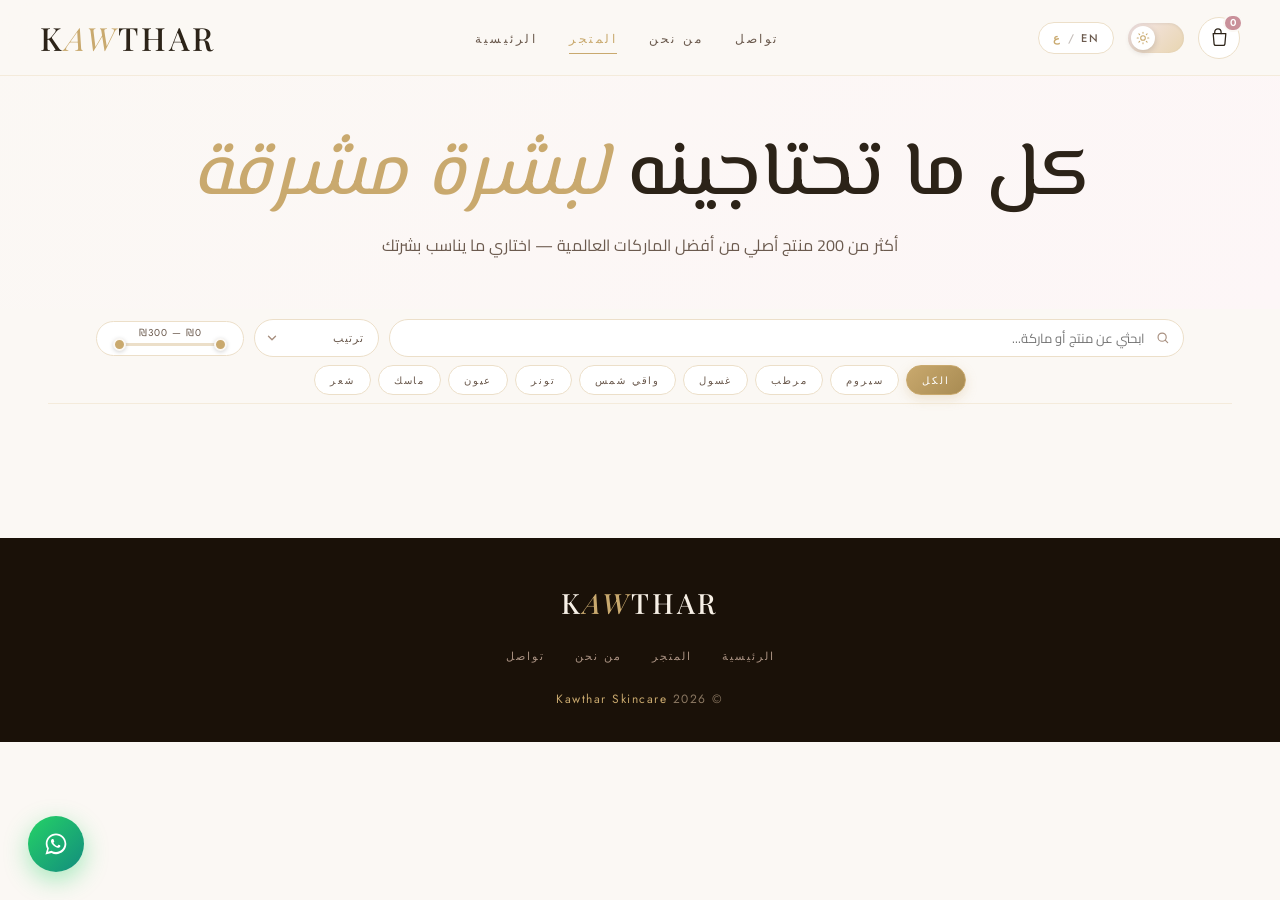
<file: shop.html>
<!DOCTYPE html>
<html lang="ar" dir="rtl">
<head>
<meta charset="UTF-8">
<meta name="viewport" content="width=device-width, initial-scale=1.0">
<title data-ar="المتجر | كوثر" data-en="Shop | Kawthar">المتجر | كوثر</title>
<link rel="preconnect" href="https://fonts.googleapis.com">
<link rel="preconnect" href="https://fonts.gstatic.com" crossorigin>
<link href="https://fonts.googleapis.com/css2?family=Playfair+Display:ital,wght@0,400;0,500;0,600;1,400;1,500&family=Cormorant+Garamond:ital,wght@0,400;0,500;1,400&family=Jost:wght@300;400;500;600&family=Cairo:wght@300;400;500;600;700&family=El+Messiri:wght@400;500;600;700&display=swap" rel="stylesheet">
<link rel="stylesheet" href="shared.css">
<style>
.shop-hero{
  padding: calc(var(--nav-h) + 60px) 48px 50px;
  text-align:center;
  background: linear-gradient(135deg, var(--cream) 0%, var(--pink-soft) 100%);
}
.shop-hero h1{
  font-family:var(--font-display);
  font-size: clamp(48px, 6vw, 80px);
  font-weight:500;line-height:1.05;color:var(--text);
  margin-bottom:14px;letter-spacing:1px;
}
.shop-hero h1 em{color:var(--gold);font-style:italic;font-weight:400}
.shop-hero p{color:var(--text-mid);font-size:16px;max-width:540px;margin:0 auto}
.shop-main{padding:0 48px 110px;background:var(--bg)}
@media(max-width:768px){
  .shop-hero{padding: calc(var(--nav-h) + 30px) 22px 30px}
  .shop-main{padding:0 22px 80px}
}
</style>
</head>
<body>

<nav></nav>

<section class="shop-hero">
  <h1>
    <span data-ar="كل ما تحتاجينه" data-en="Everything">كل ما تحتاجينه</span>
    <em data-ar="لبشرة مشرقة" data-en="you need">لبشرة مشرقة</em>
  </h1>
  <p data-ar="أكثر من 200 منتج أصلي من أفضل الماركات العالمية — اختاري ما يناسب بشرتك"
     data-en="Over 200 authentic products from the world's finest brands — find exactly what your skin loves.">
    أكثر من 200 منتج أصلي من أفضل الماركات العالمية — اختاري ما يناسب بشرتك
  </p>
</section>

<main class="shop-main">
  <div class="sticky-filter">

    <!-- Row 1: search + sort + price -->
    <div class="filter-toprow">
      <div class="search-bar">
        <svg viewBox="0 0 24 24"><circle cx="10.5" cy="10.5" r="7"/><path d="M20 20l-4.3-4.3"/></svg>
        <input type="text" id="searchInput"
               data-ar-placeholder="ابحثي عن منتج أو ماركة..."
               data-en-placeholder="Search a product or brand..."
               placeholder="ابحثي عن منتج أو ماركة...">
      </div>

      <select id="sortSelect" class="filter-select">
        <option value="default"      data-ar="ترتيب"            data-en="Sort">ترتيب</option>
        <option value="price-asc"    data-ar="السعر: الأقل"     data-en="Price: Low–High">السعر: الأقل</option>
        <option value="price-desc"   data-ar="السعر: الأعلى"    data-en="Price: High–Low">السعر: الأعلى</option>
        <option value="top-rated"    data-ar="الأعلى تقييماً"   data-en="Top Rated">الأعلى تقييماً</option>
        <option value="best-selling" data-ar="الأكثر مبيعاً"   data-en="Best Selling">الأكثر مبيعاً</option>
      </select>

      <div class="price-range-box" id="priceRangeBox">
        <span class="price-range-vals" id="priceRangeVals">₪0 — ₪300</span>
        <div class="price-range-track">
          <div class="price-range-fill" id="priceRangeFill"></div>
          <input type="range" id="priceMinInput" class="price-range-input" min="0" max="300" value="0" step="5">
          <input type="range" id="priceMaxInput" class="price-range-input" min="0" max="300" value="300" step="5">
        </div>
      </div>
    </div>

    <!-- Row 2: category pills -->
    <div class="cat-pills-row">
      <button class="filter-btn active" onclick="filterProducts('all',this)"          data-ar="الكل"       data-en="All">الكل</button>
      <button class="filter-btn"        onclick="filterProducts('serum',this)"        data-ar="سيروم"      data-en="Serum">سيروم</button>
      <button class="filter-btn"        onclick="filterProducts('moisturizer',this)"  data-ar="مرطب"       data-en="Moisturizer">مرطب</button>
      <button class="filter-btn"        onclick="filterProducts('cleanser',this)"     data-ar="غسول"       data-en="Cleanser">غسول</button>
      <button class="filter-btn"        onclick="filterProducts('sunscreen',this)"    data-ar="واقي شمس"   data-en="Sunscreen">واقي شمس</button>
      <button class="filter-btn"        onclick="filterProducts('toner',this)"        data-ar="تونر"       data-en="Toner">تونر</button>
      <button class="filter-btn"        onclick="filterProducts('eye',this)"          data-ar="عيون"       data-en="Eyes">عيون</button>
      <button class="filter-btn"        onclick="filterProducts('mask',this)"         data-ar="ماسك"       data-en="Masks">ماسك</button>
      <button class="filter-btn"        onclick="filterProducts('hair',this)"         data-ar="شعر"        data-en="Hair">شعر</button>
    </div>

  </div>

  <div class="product-count" id="productCount"></div>
  <div class="product-grid" id="productGrid"></div>
</main>

<footer></footer>

<script src="shared.js"></script>
<script src="shop.js"></script>
</body>
</html>
</file>
<file: shared.css>
/* ============================================================
   KAWTHAR — Shared stylesheet
   Rounded, iOS-style toggles, SVG icons, dark/light, RTL/LTR
   ============================================================ */

*,*::before,*::after{box-sizing:border-box;margin:0;padding:0}

:root{
  --gold:#C9A96E;
  --gold-light:#E8D5B0;
  --gold-pale:#F7F0E6;
  --gold-deep:#A88B52;
  --pink:#F9EDEE;
  --pink-mid:#EFD4D8;
  --pink-deep:#C9909A;
  --pink-soft:#FDF6F7;
  --cream:#FBF8F4;
  --bg:#FBF8F4;
  --surface:#ffffff;
  --surface-alt:#F7F0E6;
  --text:#2C2318;
  --text-mid:#6B5A4E;
  --text-light:#A89080;
  --border:#ECDFC9;
  --border-soft:#F4EBDB;
  --shadow-lg: 0 18px 50px rgba(201,169,110,.14);
  --shadow: 0 8px 28px rgba(44,35,24,.06);
  --shadow-soft: 0 4px 14px rgba(44,35,24,.04);
  --radius-xs: 10px;
  --radius-sm: 14px;
  --radius: 20px;
  --radius-lg: 28px;
  --radius-full: 999px;
  --font-ar: 'Cairo', 'Jost', sans-serif;
  --font-en: 'Jost', sans-serif;
  --font-display: 'Playfair Display', 'Cormorant Garamond', serif;
  --font-ar-display: 'El Messiri', 'Playfair Display', serif;
  --nav-h: 76px;
  --ease: cubic-bezier(.2,.7,.2,1);
}

body.dark{
  --gold:#D9BA7F;
  --gold-light:#3A2C1A;
  --gold-pale:#2A1F11;
  --gold-deep:#E4C58E;
  --pink:#2A1F1F;
  --pink-mid:#3A2626;
  --pink-soft:#1F1616;
  --cream:#1A1108;
  --bg:#15100A;
  --surface:#22180E;
  --surface-alt:#1C1309;
  --text:#F7F0E6;
  --text-mid:#CFB79A;
  --text-light:#8B7862;
  --border:#2E2214;
  --border-soft:#241A10;
  --shadow-lg: 0 18px 50px rgba(0,0,0,.5);
  --shadow: 0 8px 28px rgba(0,0,0,.35);
  --shadow-soft: 0 4px 14px rgba(0,0,0,.25);
}

html{scroll-behavior:smooth}
body{
  font-family: var(--font-ar);
  background: var(--bg);
  color: var(--text);
  font-weight: 400;
  line-height: 1.8;
  letter-spacing: .1px;
  transition: background .35s var(--ease), color .35s var(--ease);
  overflow-x: hidden;
}
body[dir="ltr"]{ font-family: var(--font-en); letter-spacing: normal; }

/* In Arabic, headings use El Messiri for an elegant calligraphic feel */
body[dir="rtl"] .hero h1,
body[dir="rtl"] .section-title,
body[dir="rtl"] .about-big p,
body[dir="rtl"] .policy-card h3,
body[dir="rtl"] .order-card h3,
body[dir="rtl"] .contact-info h3,
body[dir="rtl"] .cart-header h2,
body[dir="rtl"] .cta-banner h2,
body[dir="rtl"] .shop-hero h1,
body[dir="rtl"] .about-hero h1{
  font-family: var(--font-ar-display);
  font-weight: 500;
  letter-spacing: 0;
}
body[dir="rtl"] .product-price,
body[dir="rtl"] .cart-total,
body[dir="rtl"] .about-stat .num{
  font-family: var(--font-ar-display);
}

a{color:inherit}
img{max-width:100%;display:block}
button{font-family:inherit;cursor:pointer}

.hide-ar{display:none}
body[dir="ltr"] .hide-ar{display:inline}
body[dir="ltr"] .hide-en{display:none}

/* ─── NAV ─────────────────────────────────────────── */
nav{
  position:fixed;top:0;left:0;right:0;z-index:100;
  background:color-mix(in srgb, var(--bg) 85%, transparent);
  backdrop-filter: blur(18px) saturate(1.2);
  -webkit-backdrop-filter: blur(18px) saturate(1.2);
  border-bottom:1px solid var(--border-soft);
  padding:14px 40px;
  display:flex;align-items:center;justify-content:space-between;gap:20px;
  height: var(--nav-h);
}
.nav-logo{
  font-family: var(--font-display);
  font-size:32px;font-weight:500;letter-spacing:3px;
  color:var(--text);text-decoration:none;text-transform:uppercase;
  line-height:1;
}
.nav-logo span{color:var(--gold);font-style:italic;font-weight:400}

.nav-links{display:flex;gap:32px;list-style:none;align-items:center}
.nav-links a{
  font-family: var(--font-en);
  font-size:12px;letter-spacing:2.5px;text-transform:uppercase;
  color:var(--text-mid);text-decoration:none;
  transition:color .3s;position:relative;padding:4px 0;
}
.nav-links a::after{
  content:'';position:absolute;bottom:-2px;left:50%;width:0;height:1px;
  background:var(--gold);transition:all .3s var(--ease);transform:translateX(-50%);
}
.nav-links a:hover{color:var(--gold)}
.nav-links a:hover::after{width:100%}
.nav-links a.active{color:var(--gold)}
.nav-links a.active::after{width:100%}

.nav-tools{display:flex;align-items:center;gap:14px}

/* Language toggle — pill */
.lang-toggle{
  background:var(--surface);
  border:1px solid var(--border);
  border-radius:var(--radius-full);
  padding:7px 14px;
  font-family:var(--font-en);
  font-size:11px;font-weight:500;letter-spacing:1.5px;
  color:var(--text-mid);
  display:flex;align-items:center;gap:6px;
  transition:all .3s var(--ease);
}
.lang-toggle:hover{border-color:var(--gold);color:var(--gold)}
.lang-toggle .lang-active{color:var(--gold);font-weight:600}
.lang-toggle .lang-sep{opacity:.4}

/* iOS-style theme switch */
.theme-switch{
  position:relative;display:inline-block;width:56px;height:30px;cursor:pointer;
}
.theme-switch input{opacity:0;width:0;height:0;position:absolute}
.theme-slider{
  position:absolute;inset:0;
  background: linear-gradient(135deg, #F5E6E8, #E8D5B0);
  border-radius: var(--radius-full);
  transition: all .4s var(--ease);
  box-shadow: inset 0 1px 3px rgba(44,35,24,.08);
}
.theme-slider::before{
  content:'';position:absolute;top:3px;left:3px;width:24px;height:24px;
  background:#fff;border-radius:50%;
  box-shadow: 0 2px 6px rgba(44,35,24,.2);
  transition: all .4s var(--ease);
  display:flex;align-items:center;justify-content:center;
  background-image: url("data:image/svg+xml;utf8,<svg xmlns='http://www.w3.org/2000/svg' viewBox='0 0 24 24' fill='none' stroke='%23C9A96E' stroke-width='1.8' stroke-linecap='round' stroke-linejoin='round'><circle cx='12' cy='12' r='4'/><path d='M12 2v2M12 20v2M4.93 4.93l1.41 1.41M17.66 17.66l1.41 1.41M2 12h2M20 12h2M4.93 19.07l1.41-1.41M17.66 6.34l1.41-1.41'/></svg>");
  background-repeat:no-repeat;background-position:center;background-size:14px;
}
.theme-switch input:checked + .theme-slider{
  background: linear-gradient(135deg, #2C2318, #1A1108);
}
.theme-switch input:checked + .theme-slider::before{
  transform: translateX(26px);
  background-color:#FBF8F4;
  background-image: url("data:image/svg+xml;utf8,<svg xmlns='http://www.w3.org/2000/svg' viewBox='0 0 24 24' fill='none' stroke='%23C9A96E' stroke-width='1.8' stroke-linecap='round' stroke-linejoin='round'><path d='M21 12.79A9 9 0 1 1 11.21 3 7 7 0 0 0 21 12.79z'/></svg>");
  background-size:14px;
}

/* Cart icon button */
.cart-btn{
  position:relative;
  background:var(--surface);
  border:1px solid var(--border);
  border-radius: var(--radius-full);
  width:42px;height:42px;
  display:flex;align-items:center;justify-content:center;
  color:var(--text);
  transition:all .3s var(--ease);
}
.cart-btn svg{width:19px;height:19px;stroke:currentColor;fill:none;stroke-width:1.6;stroke-linecap:round;stroke-linejoin:round}
.cart-btn:hover{background:var(--gold);color:#fff;border-color:var(--gold);transform:translateY(-1px)}
.cart-count{
  position:absolute;top:-4px;right:-4px;
  background:var(--pink-deep);color:#fff;
  font-family:var(--font-en);
  font-size:10px;font-weight:600;
  min-width:18px;height:18px;padding:0 5px;
  border-radius:var(--radius-full);
  display:flex;align-items:center;justify-content:center;
  border:2px solid var(--bg);
}

/* Mobile hamburger */
.mobile-menu-btn{
  display:none;
  background:var(--surface);
  border:1px solid var(--border);
  border-radius:var(--radius-full);
  width:42px;height:42px;
  align-items:center;justify-content:center;
  color:var(--text);
  transition:all .3s var(--ease);
}
.mobile-menu-btn svg{width:18px;height:18px;stroke:currentColor;fill:none;stroke-width:1.8;stroke-linecap:round}

/* ─── HERO ─────────────────────────────────────────── */
.hero{
  min-height:100vh;
  display:flex;align-items:center;
  background: linear-gradient(135deg, var(--cream) 0%, var(--pink-soft) 55%, var(--pink) 100%);
  padding: calc(var(--nav-h) + 60px) 56px 80px;
  position:relative;overflow:hidden;
}
.hero::before{
  content:'';position:absolute;top:-140px;right:-140px;width:620px;height:620px;
  border-radius:50%;
  background: radial-gradient(circle, color-mix(in srgb, var(--gold-pale) 100%, transparent) 0%, transparent 70%);
  opacity:.6;
}
.hero::after{
  content:'';position:absolute;bottom:-100px;left:15%;width:460px;height:460px;
  border-radius:50%;
  background: radial-gradient(circle, color-mix(in srgb, var(--pink-mid) 100%, transparent) 0%, transparent 70%);
  opacity:.5;
}
.hero-content{max-width:640px;position:relative;z-index:2}
.hero-tag{
  display:inline-block;
  font-family:var(--font-en);
  font-size:11px;letter-spacing:4px;text-transform:uppercase;
  color:var(--gold);margin-bottom:28px;
  background:var(--surface);
  border:1px solid var(--border);
  border-radius:var(--radius-full);
  padding:10px 20px;
}
.hero h1{
  font-family:var(--font-display);
  font-size: clamp(64px, 8.5vw, 112px);
  font-weight: 500;
  line-height: 1.02;
  letter-spacing: 1px;
  color: var(--text);
  margin-bottom: 30px;
}
.hero h1 em{color:var(--gold);font-style:italic;font-weight:400}
.hero p{
  font-size:17px;color:var(--text-mid);
  max-width:500px;margin-bottom:44px;line-height:1.9;
}
.hero-btns{display:flex;gap:14px;flex-wrap:wrap}

/* ─── BUTTONS (all rounded, no hard edges) ─── */
.btn{
  display:inline-flex;align-items:center;justify-content:center;gap:10px;
  padding:15px 34px;
  font-family:var(--font-en);font-size:12px;letter-spacing:2.2px;text-transform:uppercase;
  text-decoration:none;cursor:pointer;
  border-radius: var(--radius-full);
  transition: all .35s var(--ease);
  border:1px solid transparent;font-weight:500;
}
.btn-gold{
  background: linear-gradient(135deg, var(--gold), var(--gold-deep));
  color:#fff;
  box-shadow: 0 8px 20px rgba(201,169,110,.3);
}
.btn-gold:hover{transform:translateY(-2px);box-shadow:0 12px 28px rgba(201,169,110,.45)}
.btn-soft{
  background:var(--surface);
  border-color:var(--border);
  color:var(--text);
}
.btn-soft:hover{border-color:var(--gold);color:var(--gold)}
.btn-pink{
  background: linear-gradient(135deg, var(--pink-deep), #B37D87);
  color:#fff;
  box-shadow: 0 8px 20px rgba(201,144,154,.3);
}
.btn-pink:hover{transform:translateY(-2px);box-shadow:0 12px 28px rgba(201,144,154,.45)}
.btn svg{width:15px;height:15px;stroke:currentColor;fill:none;stroke-width:1.8;stroke-linecap:round;stroke-linejoin:round}

/* ─── BRANDS BAR (animated marquee) ─── */
.brands-bar{
  background: linear-gradient(90deg, #1A1108, #2C2318, #1A1108);
  padding:22px 0;overflow:hidden;position:relative;
}
.brands-bar::before,.brands-bar::after{
  content:'';position:absolute;top:0;bottom:0;width:120px;z-index:2;pointer-events:none;
}
.brands-bar::before{left:0;background:linear-gradient(90deg, #1A1108, transparent)}
.brands-bar::after{right:0;background:linear-gradient(-90deg, #1A1108, transparent)}
.brands-track{
  display:flex;gap:60px;width:max-content;
  animation: marquee 35s linear infinite;
}
.brands-track span{
  font-family:var(--font-en);font-size:12px;letter-spacing:4px;
  color:var(--gold-light);text-transform:uppercase;opacity:.85;
  white-space:nowrap;
}
.brands-track .dot{color:var(--gold);opacity:.5}
@keyframes marquee{
  from{transform:translateX(0)}
  to{transform:translateX(-50%)}
}
body[dir="rtl"] .brands-track{animation-direction: reverse}

/* ─── SECTIONS ─── */
section{padding:110px 56px}
.section-tag{
  font-family:var(--font-en);
  font-size:11px;letter-spacing:4px;text-transform:uppercase;
  color:var(--gold);margin-bottom:14px;
  display:inline-block;
}
.section-title{
  font-family:var(--font-display);
  font-size: clamp(42px, 5vw, 68px);
  font-weight:500;line-height:1.1;color:var(--text);
  margin-bottom:18px;letter-spacing:.5px;
}
.section-title em{color:var(--gold);font-style:italic;font-weight:400}
.section-sub{
  font-size:16px;color:var(--text-mid);
  line-height:1.9;max-width:560px;
}
.divider{
  width:56px;height:2px;
  background: linear-gradient(90deg, var(--gold), transparent);
  margin:22px 0;border-radius:var(--radius-full);
}
.center-wrap{text-align:center}
.center-wrap .section-sub{margin-inline:auto}
.center-wrap .divider{margin:22px auto}

/* ─── PRODUCTS GRID ─── */
.products-section{background:var(--surface)}
.product-grid{
  display:grid;
  grid-template-columns:repeat(auto-fill, minmax(250px, 1fr));
  gap:24px;
  max-width:1320px;margin:0 auto;
}
.product-card{
  background:var(--bg);
  border:1px solid var(--border-soft);
  border-radius: var(--radius);
  transition: all .35s var(--ease);
  cursor:pointer;position:relative;overflow:hidden;
  display:flex;flex-direction:column;
}
.product-card:hover{
  transform:translateY(-6px);
  box-shadow: var(--shadow-lg);
  border-color: var(--gold-light);
}
.product-img-wrap{
  width:100%;height:220px;
  background: linear-gradient(145deg, var(--pink-soft), var(--gold-pale));
  display:flex;align-items:center;justify-content:center;
  position:relative;overflow:hidden;
  border-radius: var(--radius) var(--radius) 0 0;
}
.product-img-wrap svg{
  width:90px;height:90px;stroke:var(--gold);fill:none;stroke-width:1.2;
  transition: transform .5s var(--ease);
  opacity:.9;
}
.product-card:hover .product-img-wrap svg{transform:scale(1.08) rotate(-3deg)}
.product-img-wrap::before{
  content:'';position:absolute;width:140px;height:140px;
  background: radial-gradient(circle, rgba(255,255,255,.5), transparent 70%);
  border-radius:50%;top:-20px;right:-20px;
}

.brand-badge{
  position:absolute;top:14px;
  font-family:var(--font-en);
  font-size:9px;letter-spacing:2px;text-transform:uppercase;
  background: color-mix(in srgb, var(--text) 80%, transparent);
  color:var(--gold-pale);
  padding:5px 12px;
  border-radius: var(--radius-full);
  backdrop-filter: blur(4px);
  z-index:2;
}
body[dir="rtl"] .brand-badge{right:14px}
body[dir="ltr"] .brand-badge{left:14px}

.new-badge{
  position:absolute;top:14px;
  font-family:var(--font-en);
  font-size:9px;letter-spacing:2px;text-transform:uppercase;
  background: var(--pink-deep);color:#fff;
  padding:5px 12px;
  border-radius: var(--radius-full);
  z-index:2;
}
body[dir="rtl"] .new-badge{left:14px}
body[dir="ltr"] .new-badge{right:14px}

.product-info{padding:20px 22px 22px;flex:1;display:flex;flex-direction:column}
.product-brand-label{
  font-family:var(--font-en);
  font-size:10px;letter-spacing:2.5px;text-transform:uppercase;
  color:var(--gold);margin-bottom:6px;
}
.product-card h3{
  font-family:var(--font-ar);
  font-size:15px;font-weight:500;color:var(--text);
  margin-bottom:16px;line-height:1.5;min-height:44px;flex:1;
}
body[dir="ltr"] .product-card h3{font-family:var(--font-en)}
.product-card-rating{
  display:flex;align-items:center;gap:5px;margin-bottom:10px;
  color:var(--gold);font-size:12px;letter-spacing:1px;
}
.rating-num{
  font-family:var(--font-en);font-size:11px;
  color:var(--text-light);font-weight:500;letter-spacing:.3px;
}
.product-footer{display:flex;align-items:center;justify-content:space-between;gap:10px}
.product-price{
  font-family:var(--font-display);
  font-size:24px;color:var(--gold);font-weight:500;
}
.add-btn{
  font-family:var(--font-en);
  font-size:10px;letter-spacing:1.8px;text-transform:uppercase;
  color:var(--gold);background:var(--surface);
  border:1px solid var(--border);
  padding:9px 16px;
  border-radius: var(--radius-full);
  transition: all .3s var(--ease);
  font-weight:500;
  display:inline-flex;align-items:center;gap:6px;
}
.add-btn svg{width:12px;height:12px;stroke:currentColor;fill:none;stroke-width:2;stroke-linecap:round;stroke-linejoin:round}
.add-btn:hover{background:var(--gold);color:#fff;border-color:var(--gold)}
.add-btn.added{background:var(--gold);color:#fff;border-color:var(--gold)}

/* ─── FILTER BAR (compact) ─── */
.sticky-filter{
  position:sticky;top:var(--nav-h);z-index:50;
  background: color-mix(in srgb, var(--bg) 94%, transparent);
  backdrop-filter: blur(16px);
  -webkit-backdrop-filter: blur(16px);
  padding:10px 48px 8px;
  border-bottom:1px solid var(--border-soft);
  margin-bottom:24px;
}
.filter-toprow{
  max-width:1320px;margin:0 auto 8px;
  display:flex;align-items:center;gap:10px;flex-wrap:nowrap;
}
.search-bar{
  position:relative;flex:1;min-width:160px;
}
.search-bar input{
  width:100%;padding:9px 38px;
  background:var(--surface);
  border:1px solid var(--border);
  border-radius: var(--radius-full);
  font-family:inherit;font-size:13px;color:var(--text);
  outline:none;transition:all .3s var(--ease);height:38px;
}
body[dir="rtl"] .search-bar input{text-align:right}
.search-bar input:focus{border-color:var(--gold);box-shadow:0 0 0 3px rgba(201,169,110,.12)}
.search-bar svg{
  position:absolute;top:50%;transform:translateY(-50%);
  width:14px;height:14px;stroke:var(--text-light);fill:none;stroke-width:2;stroke-linecap:round;stroke-linejoin:round;pointer-events:none;
}
body[dir="rtl"] .search-bar svg{right:14px}
body[dir="ltr"] .search-bar svg{left:14px}

.filter-select{
  font-family:var(--font-en);
  font-size:11px;letter-spacing:1px;
  height:38px;padding:0 34px 0 14px;
  background:var(--surface);
  border:1px solid var(--border);
  border-radius:var(--radius-full);
  color:var(--text-mid);
  cursor:pointer;
  appearance:none;-webkit-appearance:none;
  background-image:url("data:image/svg+xml;utf8,<svg xmlns='http://www.w3.org/2000/svg' viewBox='0 0 16 16' fill='none' stroke='%23A89080' stroke-width='1.6' stroke-linecap='round' stroke-linejoin='round'><path d='M4 6l4 4 4-4'/></svg>");
  background-repeat:no-repeat;
  background-position:right 10px center;
  background-size:14px;
  outline:none;flex-shrink:0;
  transition:all .3s var(--ease);
  white-space:nowrap;
}
body[dir="rtl"] .filter-select{
  padding:0 14px 0 34px;
  background-position:left 10px center;
}
.filter-select:focus{border-color:var(--gold);box-shadow:0 0 0 3px rgba(201,169,110,.12)}
.filter-select:hover{border-color:var(--gold);color:var(--gold)}

.price-range-box{
  display:flex;flex-direction:column;justify-content:center;gap:5px;
  padding:6px 16px 9px;
  border:1px solid var(--border);
  border-radius:var(--radius-full);
  background:var(--surface);
  min-width:148px;flex-shrink:0;
  transition:border-color .3s var(--ease),box-shadow .3s var(--ease);
}
.price-range-box:focus-within{border-color:var(--gold);box-shadow:0 0 0 3px rgba(201,169,110,.12)}
.price-range-vals{
  font-family:var(--font-en);font-size:10px;letter-spacing:1px;
  color:var(--text-mid);text-align:center;line-height:1;white-space:nowrap;
}
.price-range-track{
  position:relative;height:3px;background:var(--border);border-radius:2px;margin:0 7px;
}
.price-range-fill{
  position:absolute;height:100%;
  background:linear-gradient(90deg,var(--gold),var(--gold-deep));
  border-radius:2px;
}
.price-range-input{
  position:absolute;
  width:calc(100% + 14px);left:-7px;
  top:50%;transform:translateY(-50%);
  height:16px;
  -webkit-appearance:none;appearance:none;
  background:transparent;pointer-events:none;outline:none;
}
.price-range-input::-webkit-slider-thumb{
  -webkit-appearance:none;
  width:13px;height:13px;border-radius:50%;
  background:var(--gold);border:2px solid var(--bg);
  cursor:pointer;pointer-events:all;
  box-shadow:0 1px 4px rgba(0,0,0,.18);
  transition:transform .18s var(--ease);
}
.price-range-input::-webkit-slider-thumb:hover{transform:scale(1.22)}
.price-range-input::-moz-range-thumb{
  width:13px;height:13px;border-radius:50%;
  background:var(--gold);border:2px solid var(--bg);
  cursor:pointer;pointer-events:all;
  box-shadow:0 1px 4px rgba(0,0,0,.18);
}

.cat-pills-row{
  max-width:1320px;margin:0 auto;
  display:flex;gap:7px;flex-wrap:wrap;
  justify-content:center;
}

.filter-btn{
  font-family:var(--font-en);
  font-size:10px;letter-spacing:1.8px;text-transform:uppercase;
  padding:6px 15px;height:30px;
  border:1px solid var(--border);
  background:var(--surface);color:var(--text-mid);
  border-radius:var(--radius-full);
  transition:all .3s var(--ease);font-weight:500;
  white-space:nowrap;flex-shrink:0;
}
.filter-btn:hover{border-color:var(--gold);color:var(--gold)}
.filter-btn.active{
  background:linear-gradient(135deg,var(--gold),var(--gold-deep));
  color:#fff;border-color:var(--gold);
  box-shadow:0 4px 12px rgba(201,169,110,.28);
}

.product-count{
  max-width:1320px;margin:0 auto 20px;
  font-family:var(--font-en);
  font-size:11px;letter-spacing:2px;color:var(--text-light);
  text-transform:uppercase;
}
.product-count b{color:var(--gold);font-family:var(--font-display);font-size:17px;margin:0 3px}

/* ─── PRODUCT MODAL / LIGHTBOX ─── */
.product-overlay{
  position:fixed;inset:0;z-index:600;
  background:rgba(26,17,8,.72);
  backdrop-filter:blur(12px);
  -webkit-backdrop-filter:blur(12px);
  display:flex;align-items:center;justify-content:center;gap:18px;
  padding:24px;
  opacity:0;pointer-events:none;
  transition:opacity .35s var(--ease);
}
.product-overlay.open{opacity:1;pointer-events:all}

.modal-card{
  background:var(--bg);
  border-radius:var(--radius-lg);
  width:100%;max-width:820px;
  max-height:88vh;overflow:hidden;
  display:flex;flex-direction:row;
  transform:scale(.88) translateY(28px);
  opacity:0;
  transition:transform .4s var(--ease), opacity .35s var(--ease);
  box-shadow:0 50px 120px rgba(26,17,8,.35);
}
.product-overlay.open .modal-card{transform:scale(1) translateY(0);opacity:1}
body[dir="rtl"] .modal-card{flex-direction:row-reverse}

.modal-visual{
  width:260px;flex-shrink:0;
  background:linear-gradient(145deg,var(--pink-soft),var(--gold-pale));
  display:flex;align-items:center;justify-content:center;
  position:relative;overflow:hidden;
}
body[dir="ltr"] .modal-visual{border-radius:var(--radius-lg) 0 0 var(--radius-lg)}
body[dir="rtl"] .modal-visual{border-radius:0 var(--radius-lg) var(--radius-lg) 0}
.modal-visual::before{
  content:'';position:absolute;width:200px;height:200px;
  background:radial-gradient(circle,rgba(255,255,255,.55),transparent 70%);
  border-radius:50%;top:-30px;right:-30px;
}
.modal-visual::after{
  content:'';position:absolute;width:120px;height:120px;
  background:radial-gradient(circle,rgba(201,169,110,.25),transparent 70%);
  border-radius:50%;bottom:20px;left:10px;
}
.modal-visual svg{
  width:100px;height:100px;
  stroke:var(--gold);fill:none;stroke-width:1.1;
  position:relative;z-index:2;opacity:.9;
}
.modal-new-badge{
  position:absolute;top:18px;left:18px;z-index:3;
  font-family:var(--font-en);font-size:9px;letter-spacing:2px;text-transform:uppercase;
  background:var(--pink-deep);color:#fff;
  padding:5px 12px;border-radius:var(--radius-full);
}

.modal-info{
  flex:1;min-width:0;
  padding:36px 32px;
  display:flex;flex-direction:column;gap:12px;
  overflow-y:auto;
}
.modal-brand{
  font-family:var(--font-en);
  font-size:10px;letter-spacing:3px;text-transform:uppercase;
  color:var(--gold);font-weight:600;
}
.modal-name{
  font-family:var(--font-display);
  font-size:clamp(20px,2.5vw,28px);font-weight:500;
  line-height:1.2;color:var(--text);margin:0;
}
body[dir="rtl"] .modal-name{font-family:var(--font-ar-display)}
.modal-meta{
  display:flex;align-items:center;gap:10px;flex-wrap:wrap;
}
.modal-stars{
  color:var(--gold);font-size:14px;letter-spacing:1.5px;
  display:flex;align-items:center;gap:5px;
}
.modal-rating-num{
  font-family:var(--font-en);font-size:12px;font-weight:600;
  color:var(--text-mid);letter-spacing:.3px;
}
.modal-cat-tag{
  font-family:var(--font-en);font-size:10px;letter-spacing:1.5px;text-transform:uppercase;
  color:var(--text-mid);background:var(--surface);
  border:1px solid var(--border);padding:4px 12px;border-radius:var(--radius-full);
}
body[dir="rtl"] .modal-cat-tag{font-family:var(--font-ar);letter-spacing:.3px}
.modal-price{
  font-family:var(--font-display);
  font-size:34px;font-weight:500;color:var(--gold);line-height:1;
}
.modal-divider{height:1px;background:var(--border-soft);margin:4px 0}
.modal-desc{
  font-size:14px;color:var(--text-mid);line-height:1.85;margin:0;
}
.modal-ingredients{
  display:flex;flex-direction:column;gap:6px;
  padding:14px 16px;
  background:var(--surface);border-radius:var(--radius-sm);
  border:1px solid var(--border-soft);
}
.modal-ing-label{
  font-family:var(--font-en);font-size:10px;letter-spacing:2px;
  text-transform:uppercase;color:var(--text-light);font-weight:600;
}
body[dir="rtl"] .modal-ing-label{font-family:var(--font-ar);letter-spacing:.3px}
.modal-ing-list{font-size:13px;color:var(--text-mid);line-height:1.7}
.modal-counter{
  font-family:var(--font-en);font-size:11px;letter-spacing:1.5px;
  color:var(--text-light);text-align:center;margin-top:4px;
}
.modal-add-btn{margin-top:auto;width:100%}

.modal-close-btn{
  position:fixed;top:18px;right:18px;z-index:602;
  width:44px;height:44px;border-radius:50%;
  background:rgba(251,248,244,.15);
  border:1px solid rgba(255,255,255,.3);
  color:#fff;backdrop-filter:blur(6px);
  display:flex;align-items:center;justify-content:center;
  transition:all .3s var(--ease);cursor:pointer;
}
.modal-close-btn:hover{background:var(--gold);border-color:var(--gold)}
.modal-close-btn svg{width:16px;height:16px;stroke:currentColor;fill:none;stroke-width:2;stroke-linecap:round}

.modal-nav-btn{
  width:52px;height:52px;border-radius:50%;flex-shrink:0;
  background:rgba(251,248,244,.12);
  border:1px solid rgba(255,255,255,.25);
  color:#fff;backdrop-filter:blur(6px);
  display:flex;align-items:center;justify-content:center;
  transition:all .3s var(--ease);cursor:pointer;
}
.modal-nav-btn:hover{background:var(--gold);border-color:var(--gold);transform:scale(1.08)}
.modal-nav-btn svg{width:22px;height:22px;stroke:currentColor;fill:none;stroke-width:2;stroke-linecap:round;stroke-linejoin:round}

@media(max-width:680px){
  .sticky-filter{padding:8px 16px 6px}
  .filter-toprow{flex-wrap:wrap;gap:8px}
  .filter-select{font-size:10px;padding:0 28px 0 10px;height:34px}
  .product-overlay{padding:0;gap:0;align-items:flex-end}
  .modal-card{max-width:100%;max-height:92vh;border-radius:var(--radius-lg) var(--radius-lg) 0 0;flex-direction:column}
  body[dir="rtl"] .modal-card{flex-direction:column}
  .modal-visual{width:100%;min-height:180px;border-radius:var(--radius-lg) var(--radius-lg) 0 0}
  body[dir="rtl"] .modal-visual,body[dir="ltr"] .modal-visual{border-radius:var(--radius-lg) var(--radius-lg) 0 0}
  .modal-info{padding:22px 20px}
  .modal-nav-btn{position:fixed;top:50%;transform:translateY(-50%)}
  .modal-prev{left:10px}
  .modal-next{right:10px}
  .modal-close-btn{top:12px;right:12px}
}

/* ─── ABOUT SECTION ─── */
.about-section{
  background: linear-gradient(135deg, var(--gold-pale) 0%, var(--pink-soft) 100%);
  display:flex;gap:80px;align-items:center;flex-wrap:wrap;
}
.about-content{flex:1;min-width:320px}
.about-visuals{flex:1;min-width:300px;display:grid;grid-template-columns:1fr 1fr;gap:16px}
.about-stat{
  background:var(--surface);
  border:1px solid var(--border);
  padding:30px 22px;text-align:center;
  border-radius: var(--radius);
  transition: all .35s var(--ease);
}
.about-stat:hover{transform:translateY(-4px);box-shadow:var(--shadow)}
.about-stat .num{
  font-family:var(--font-display);
  font-size:46px;font-weight:500;color:var(--gold);
  display:block;line-height:1;
}
.about-stat .lbl{
  font-family:var(--font-en);
  font-size:10px;letter-spacing:2px;text-transform:uppercase;
  color:var(--text-mid);margin-top:10px;display:block;
}
body[dir="rtl"] .about-stat .lbl-ar{font-family:var(--font-ar);letter-spacing:.5px}
.about-big{
  grid-column:1/-1;
  background: linear-gradient(135deg, var(--gold), var(--gold-deep));
  padding:30px;text-align:center;
  border-radius: var(--radius);
}
.about-big p{
  font-family:var(--font-display);
  font-size:24px;font-style:italic;color:#fff;font-weight:400;
}

/* ─── REVIEWS ─── */
.reviews-section{background:var(--surface);text-align:center}
.reviews-grid{
  display:grid;grid-template-columns:repeat(auto-fit,minmax(280px,1fr));
  gap:22px;max-width:1100px;margin:52px auto 0;
}
.review-card{
  background: var(--bg);
  border:1px solid var(--border-soft);
  padding:36px 30px;
  border-radius: var(--radius);
  transition: all .35s var(--ease);
  text-align: start;
}
.review-card:hover{transform:translateY(-4px);box-shadow:var(--shadow)}
.stars{color:var(--gold);font-size:18px;letter-spacing:3px;margin-bottom:18px}
.review-card blockquote{
  font-size:16px;font-weight:400;color:var(--text);
  line-height:1.8;margin-bottom:20px;
}
.reviewer{
  font-family:var(--font-en);
  font-size:11px;letter-spacing:2px;text-transform:uppercase;
  color:var(--text-light);
}

/* ─── POLICY / GUARANTEE CARDS ─── */
.policy-section{background:var(--bg)}
.policy-grid{
  display:grid;grid-template-columns:repeat(auto-fit,minmax(220px,1fr));
  gap:22px;max-width:1200px;margin:52px auto 0;
}
.policy-card{
  background: var(--surface);
  border:1px solid var(--border-soft);
  padding:34px 26px;text-align:center;
  border-radius: var(--radius);
  transition: all .35s var(--ease);
}
.policy-card:hover{transform:translateY(-6px);box-shadow:var(--shadow-lg);border-color:var(--gold-light)}
.policy-icon{
  width:64px;height:64px;
  background: linear-gradient(135deg, var(--gold-pale), var(--pink-soft));
  border-radius:50%;
  display:flex;align-items:center;justify-content:center;
  margin:0 auto 20px;
}
.policy-icon svg{width:28px;height:28px;stroke:var(--gold);fill:none;stroke-width:1.5;stroke-linecap:round;stroke-linejoin:round}
.policy-card h3{
  font-family:var(--font-display);
  font-size:22px;font-weight:500;color:var(--text);margin-bottom:10px;
}
.policy-card p{
  font-size:14px;color:var(--text-mid);line-height:1.75;
}

/* ─── ORDER OPTIONS ─── */
.order-section{
  background: linear-gradient(135deg, #1A1108, #2C2318);
  padding:110px 56px;text-align:center;
  color: var(--gold-pale);
}
.order-section .section-title{color:var(--gold-pale)}
.order-section .section-sub{color:var(--text-light);margin-inline:auto}
.order-options{
  display:flex;gap:22px;justify-content:center;flex-wrap:wrap;margin-top:48px;
  max-width:1050px;margin-inline:auto;
}
.order-card{
  background: rgba(255,255,255,.04);
  border:1px solid rgba(201,169,110,.22);
  padding:40px 30px;flex:1;min-width:240px;max-width:300px;
  text-align:center;
  border-radius: var(--radius);
  transition: all .35s var(--ease);
}
.order-card:hover{border-color:var(--gold);background:rgba(255,255,255,.07);transform:translateY(-4px)}
.order-icon{
  width:56px;height:56px;margin:0 auto 18px;
  background: linear-gradient(135deg, rgba(201,169,110,.2), rgba(201,169,110,.06));
  border-radius:50%;
  display:flex;align-items:center;justify-content:center;
}
.order-icon svg{width:26px;height:26px;stroke:var(--gold);fill:none;stroke-width:1.6;stroke-linecap:round;stroke-linejoin:round}
.order-card h3{
  font-family:var(--font-display);
  font-size:24px;font-weight:500;color:var(--gold-pale);margin-bottom:12px;
}
.order-card p{font-size:14px;color:#C8B399;line-height:1.75;margin-bottom:24px}

/* ─── CONTACT ─── */
.contact-section{background:var(--bg);text-align:center}
.contact-wrap{
  display:flex;gap:60px;max-width:1050px;margin:52px auto 0;
  flex-wrap:wrap;text-align:start;
}
.contact-info{flex:1;min-width:260px}
.contact-info h3{
  font-family:var(--font-display);
  font-size:30px;font-weight:500;margin-bottom:22px;color:var(--text);
}
.contact-info p{font-size:14px;color:var(--text-mid);line-height:1.85;margin-bottom:14px;display:flex;align-items:center;gap:10px}
.contact-info p svg{width:16px;height:16px;stroke:var(--gold);fill:none;stroke-width:1.7;stroke-linecap:round;stroke-linejoin:round;flex-shrink:0}
.contact-info a{color:var(--gold);text-decoration:none;transition:color .3s}
.contact-info a:hover{color:var(--gold-deep)}
.contact-info .meta{font-size:13px;color:var(--text-light);margin-top:22px;padding-top:22px;border-top:1px solid var(--border-soft);display:block}

.contact-form-wrap{flex:1;min-width:280px}
.contact-form{display:flex;flex-direction:column;gap:14px}
.contact-form input,.contact-form textarea,.contact-form select{
  background: var(--surface);
  border:1px solid var(--border);
  color:var(--text);
  padding:14px 20px;
  font-family:inherit;font-size:14px;font-weight:400;
  border-radius: var(--radius-sm);
  outline:none;resize:none;
  transition:all .3s var(--ease);width:100%;
}
body[dir="rtl"] .contact-form input,
body[dir="rtl"] .contact-form textarea,
body[dir="rtl"] .contact-form select{text-align:right}
.contact-form input:focus,.contact-form textarea:focus,.contact-form select:focus{
  border-color:var(--gold);box-shadow:0 0 0 3px rgba(201,169,110,.12);
}
.contact-form textarea{height:130px}

#cartSummaryBox{
  display:none;
  background: var(--gold-pale);
  border:1px solid var(--border);
  padding:16px 18px;
  border-radius: var(--radius-sm);
  font-size:13px;color:var(--text-mid);line-height:1.85;
}
#successMsg{
  display:none;
  background:#E8F5E9;border:1px solid #A5D6A7;
  padding:18px;text-align:center;color:#2E7D32;
  font-size:14px;border-radius:var(--radius-sm);
}
body.dark #successMsg{background:#1B2E1C;color:#A5D6A7;border-color:#2E7D32}

/* ─── CART MODAL ─── */
.cart-modal{
  display:none;
  position:fixed;inset:0;z-index:999;
  background:rgba(44,35,24,.55);
  backdrop-filter: blur(6px);
  animation: fadeIn .3s var(--ease);
}
.cart-modal.open{display:flex}
body[dir="rtl"] .cart-modal.open{justify-content:flex-start}
body[dir="ltr"] .cart-modal.open{justify-content:flex-end}
@keyframes fadeIn{from{opacity:0}to{opacity:1}}

.cart-panel{
  background:var(--bg);
  width:400px;max-width:100vw;min-height:100vh;
  padding:28px 30px;
  overflow-y:auto;
  animation: slideIn .35s var(--ease);
  display:flex;flex-direction:column;
}
body[dir="rtl"] .cart-panel{border-left:1px solid var(--border-soft)}
body[dir="ltr"] .cart-panel{border-right:1px solid var(--border-soft)}
@keyframes slideIn{from{transform:translateX(-20px);opacity:0}to{transform:none;opacity:1}}
@keyframes slideInRight{from{transform:translateX(20px);opacity:0}to{transform:none;opacity:1}}
body[dir="ltr"] .cart-panel{animation-name: slideInRight}

.cart-header{display:flex;align-items:center;justify-content:space-between;margin-bottom:26px}
.cart-header h2{
  font-family:var(--font-display);
  font-size:30px;font-weight:500;color:var(--text);
}
.close-cart{
  background:var(--surface);
  border:1px solid var(--border);
  border-radius:var(--radius-full);
  width:38px;height:38px;
  display:flex;align-items:center;justify-content:center;
  color:var(--text-mid);
  transition:all .3s var(--ease);
}
.close-cart:hover{background:var(--gold);color:#fff;border-color:var(--gold)}
.close-cart svg{width:15px;height:15px;stroke:currentColor;fill:none;stroke-width:2;stroke-linecap:round}

.cart-items{display:flex;flex-direction:column;gap:14px;margin-bottom:24px;flex:1}
.cart-item{
  display:flex;gap:14px;align-items:center;
  background:var(--surface);border:1px solid var(--border-soft);
  padding:14px 16px;border-radius:var(--radius-sm);
}
.cart-item-img{
  width:48px;height:48px;border-radius:var(--radius-xs);
  background:linear-gradient(135deg,var(--pink-soft),var(--gold-pale));
  display:flex;align-items:center;justify-content:center;flex-shrink:0;
}
.cart-item-img svg{width:26px;height:26px;stroke:var(--gold);fill:none;stroke-width:1.3}
.cart-item-info{flex:1;min-width:0}
.cart-item-info .brand{
  font-family:var(--font-en);font-size:9px;letter-spacing:1.8px;
  text-transform:uppercase;color:var(--gold);margin-bottom:3px;
}
.cart-item-info h4{font-size:13px;font-weight:500;color:var(--text);margin-bottom:4px;line-height:1.4}
.cart-item-info .price{font-family:var(--font-display);font-size:18px;color:var(--gold);font-weight:500}
.remove-btn{
  background:transparent;border:1px solid var(--border-soft);
  color:var(--text-light);width:30px;height:30px;
  border-radius:50%;
  display:flex;align-items:center;justify-content:center;
  transition:all .3s var(--ease);flex-shrink:0;
}
.remove-btn:hover{background:var(--pink-deep);color:#fff;border-color:var(--pink-deep)}
.remove-btn svg{width:12px;height:12px;stroke:currentColor;fill:none;stroke-width:2;stroke-linecap:round}

.cart-empty{
  font-size:14px;color:var(--text-light);text-align:center;
  padding:50px 20px;display:flex;flex-direction:column;align-items:center;gap:14px;
}
.cart-empty svg{width:60px;height:60px;stroke:var(--text-light);fill:none;stroke-width:1;opacity:.6}

.cart-footer{border-top:1px solid var(--border-soft);padding-top:20px;margin-top:auto}
.cart-total{
  display:flex;justify-content:space-between;align-items:baseline;
  font-family:var(--font-display);
  font-size:26px;color:var(--text);margin-bottom:18px;font-weight:500;
}
.cart-total span:last-child{color:var(--gold)}

/* ─── WHATSAPP FLOAT ─── */
.wa-float{
  position:fixed;bottom:28px;z-index:200;
  background: linear-gradient(135deg, #25D366, #128C7E);
  color:#fff;width:56px;height:56px;
  border-radius:50%;
  display:flex;align-items:center;justify-content:center;
  text-decoration:none;
  box-shadow: 0 8px 24px rgba(37,211,102,.4);
  transition: transform .3s var(--ease);
}
body[dir="rtl"] .wa-float{left:28px}
body[dir="ltr"] .wa-float{right:28px}
.wa-float:hover{transform:scale(1.08)}
.wa-float svg{width:26px;height:26px;fill:#fff}

/* ─── TOAST ─── */
.toast{
  position:fixed;bottom:32px;left:50%;transform:translateX(-50%) translateY(20px);
  background:var(--text);color:var(--bg);
  padding:14px 26px;font-size:14px;font-weight:500;
  border-radius: var(--radius-full);
  box-shadow: var(--shadow-lg);
  opacity:0;pointer-events:none;transition: all .3s var(--ease);
  z-index:9999;display:flex;align-items:center;gap:10px;
}
.toast.show{opacity:1;transform:translateX(-50%) translateY(0)}
.toast svg{width:16px;height:16px;stroke:var(--gold);fill:none;stroke-width:2;stroke-linecap:round;stroke-linejoin:round}

/* ─── FOOTER ─── */
footer{
  background: #1A1108;
  color:var(--text-light);text-align:center;padding:40px 48px 32px;
  font-family:var(--font-en);font-size:12px;letter-spacing:1.5px;
}
footer .footer-brand{
  font-family:var(--font-display);font-size:28px;font-weight:500;
  letter-spacing:3px;color:var(--gold-pale);text-transform:uppercase;
  margin-bottom:18px;
}
footer .footer-brand span{color:var(--gold);font-style:italic}
.footer-links{display:flex;gap:30px;justify-content:center;margin-bottom:22px;flex-wrap:wrap}
.footer-links a{
  color:var(--text-light);text-decoration:none;
  font-size:11px;letter-spacing:2px;text-transform:uppercase;
  transition:color .3s;
}
.footer-links a:hover{color:var(--gold)}
footer .copyright{color:#8B7862;margin-top:8px}
footer .copyright span{color:var(--gold)}

/* ─── CTA BANNER (landing) ─── */
.cta-banner{
  background: linear-gradient(135deg, var(--gold), var(--gold-deep));
  padding:90px 48px;text-align:center;color:#fff;
}
.cta-banner h2{
  font-family:var(--font-display);
  font-size:clamp(36px,5vw,56px);
  font-weight:500;line-height:1.1;margin-bottom:22px;
}
.cta-banner p{font-size:16px;opacity:.9;margin-bottom:30px;max-width:520px;margin-inline:auto}
.cta-banner .btn-soft{background:#fff;color:var(--gold);border-color:#fff}
.cta-banner .btn-soft:hover{background:transparent;color:#fff;border-color:#fff}

/* ─── MEDIA QUERIES ─── */
@media(max-width:900px){
  nav{padding:14px 22px}
  .nav-links{
    display:none;
    position:absolute;top:100%;left:0;right:0;
    background:var(--bg);border-bottom:1px solid var(--border);
    flex-direction:column;padding:20px 22px;gap:18px;
    box-shadow: var(--shadow);
  }
  .nav-links.open{display:flex}
  .mobile-menu-btn{display:flex}
  .nav-logo{font-size:26px;letter-spacing:2px}
  .nav-tools{gap:10px}
  section{padding:80px 22px}
  .hero{padding: calc(var(--nav-h) + 40px) 22px 70px}
  .about-section{flex-direction:column;gap:40px}
  .contact-wrap{flex-direction:column;gap:40px}
  .cart-panel{width:100vw}
  .product-grid{grid-template-columns:repeat(auto-fill,minmax(160px,1fr));gap:14px}
  .product-img-wrap{height:170px}
  .product-img-wrap svg{width:70px;height:70px}
  .filter-btn{padding:8px 16px;font-size:10px}
}

@media(max-width:520px){
  .hero-tag{font-size:10px;padding:8px 16px}
  .nav-tools .lang-toggle{padding:6px 10px;font-size:10px}
  .theme-switch{width:48px;height:26px}
  .theme-switch input:checked + .theme-slider::before{transform:translateX(22px)}
  .theme-slider::before{width:20px;height:20px}
  .section-title{font-size:38px}
  .hero h1{font-size:56px}
  footer .footer-links{gap:18px}
}
</file>
